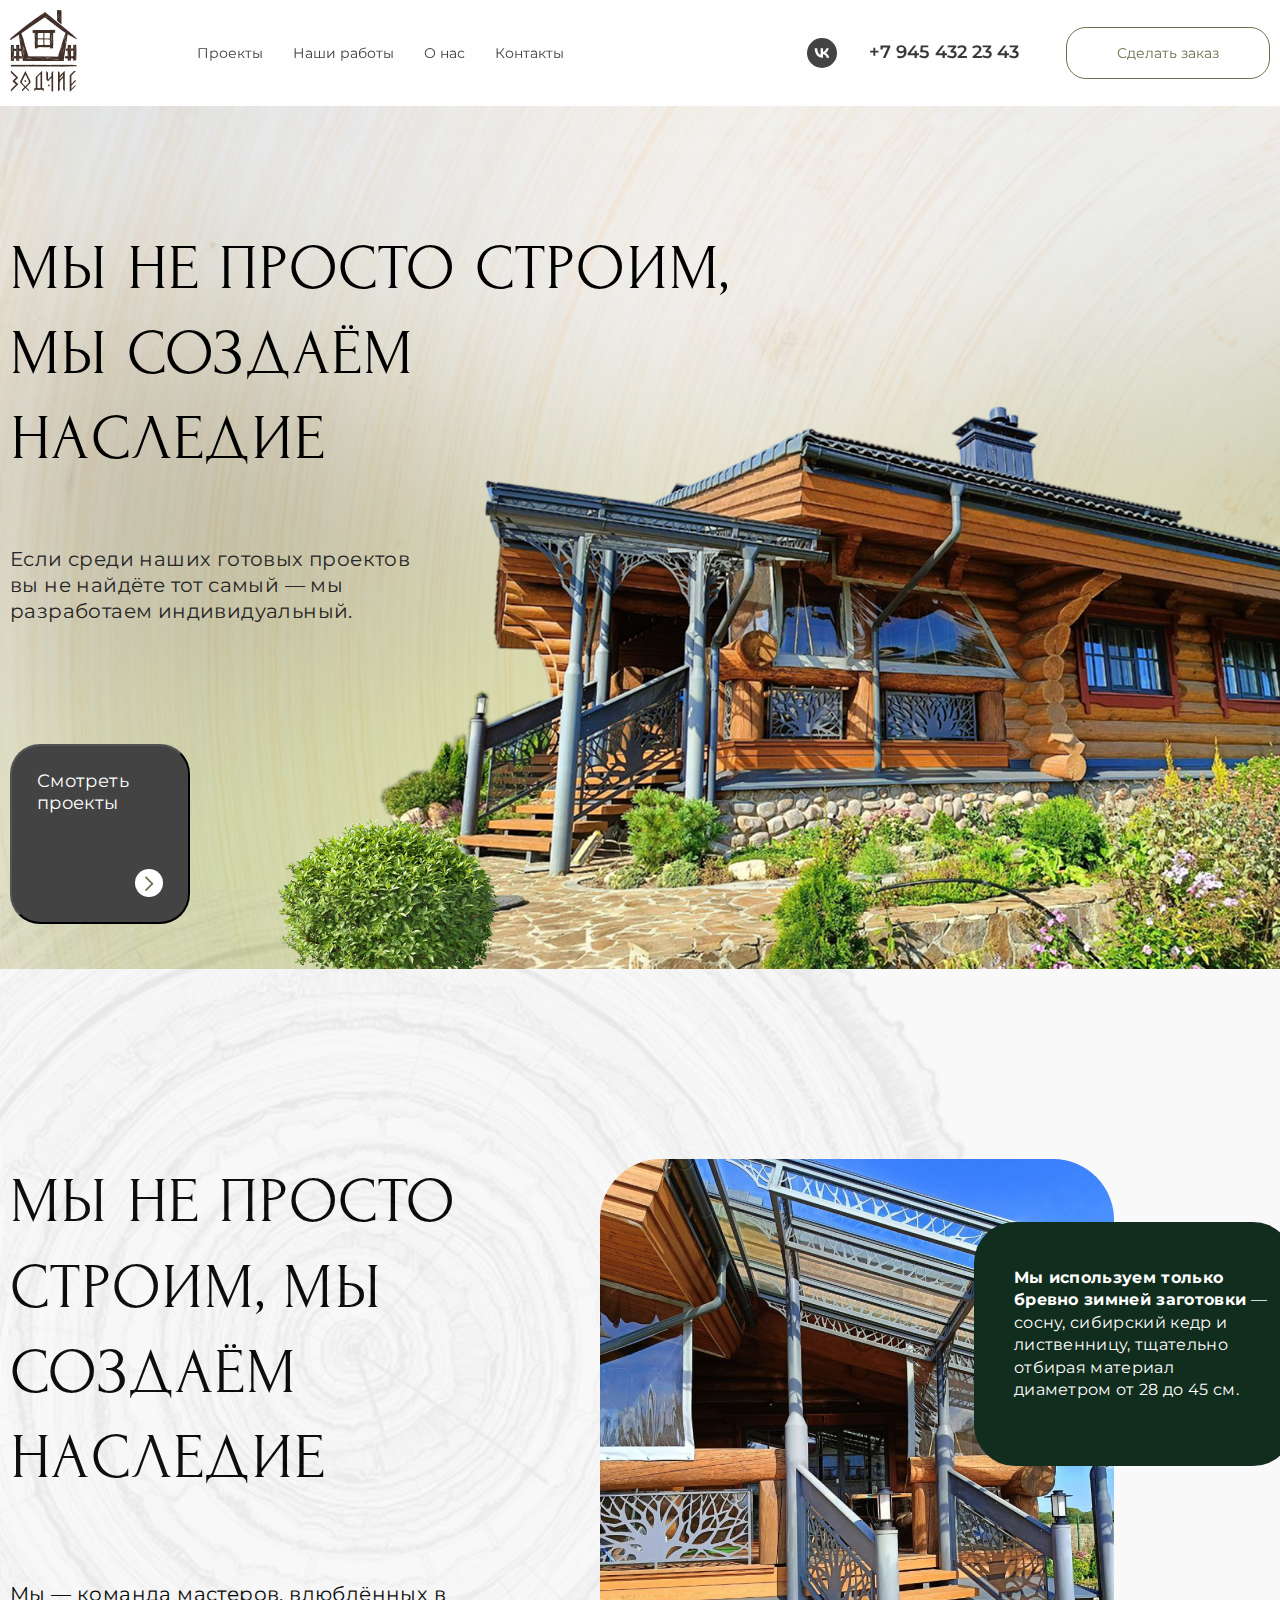
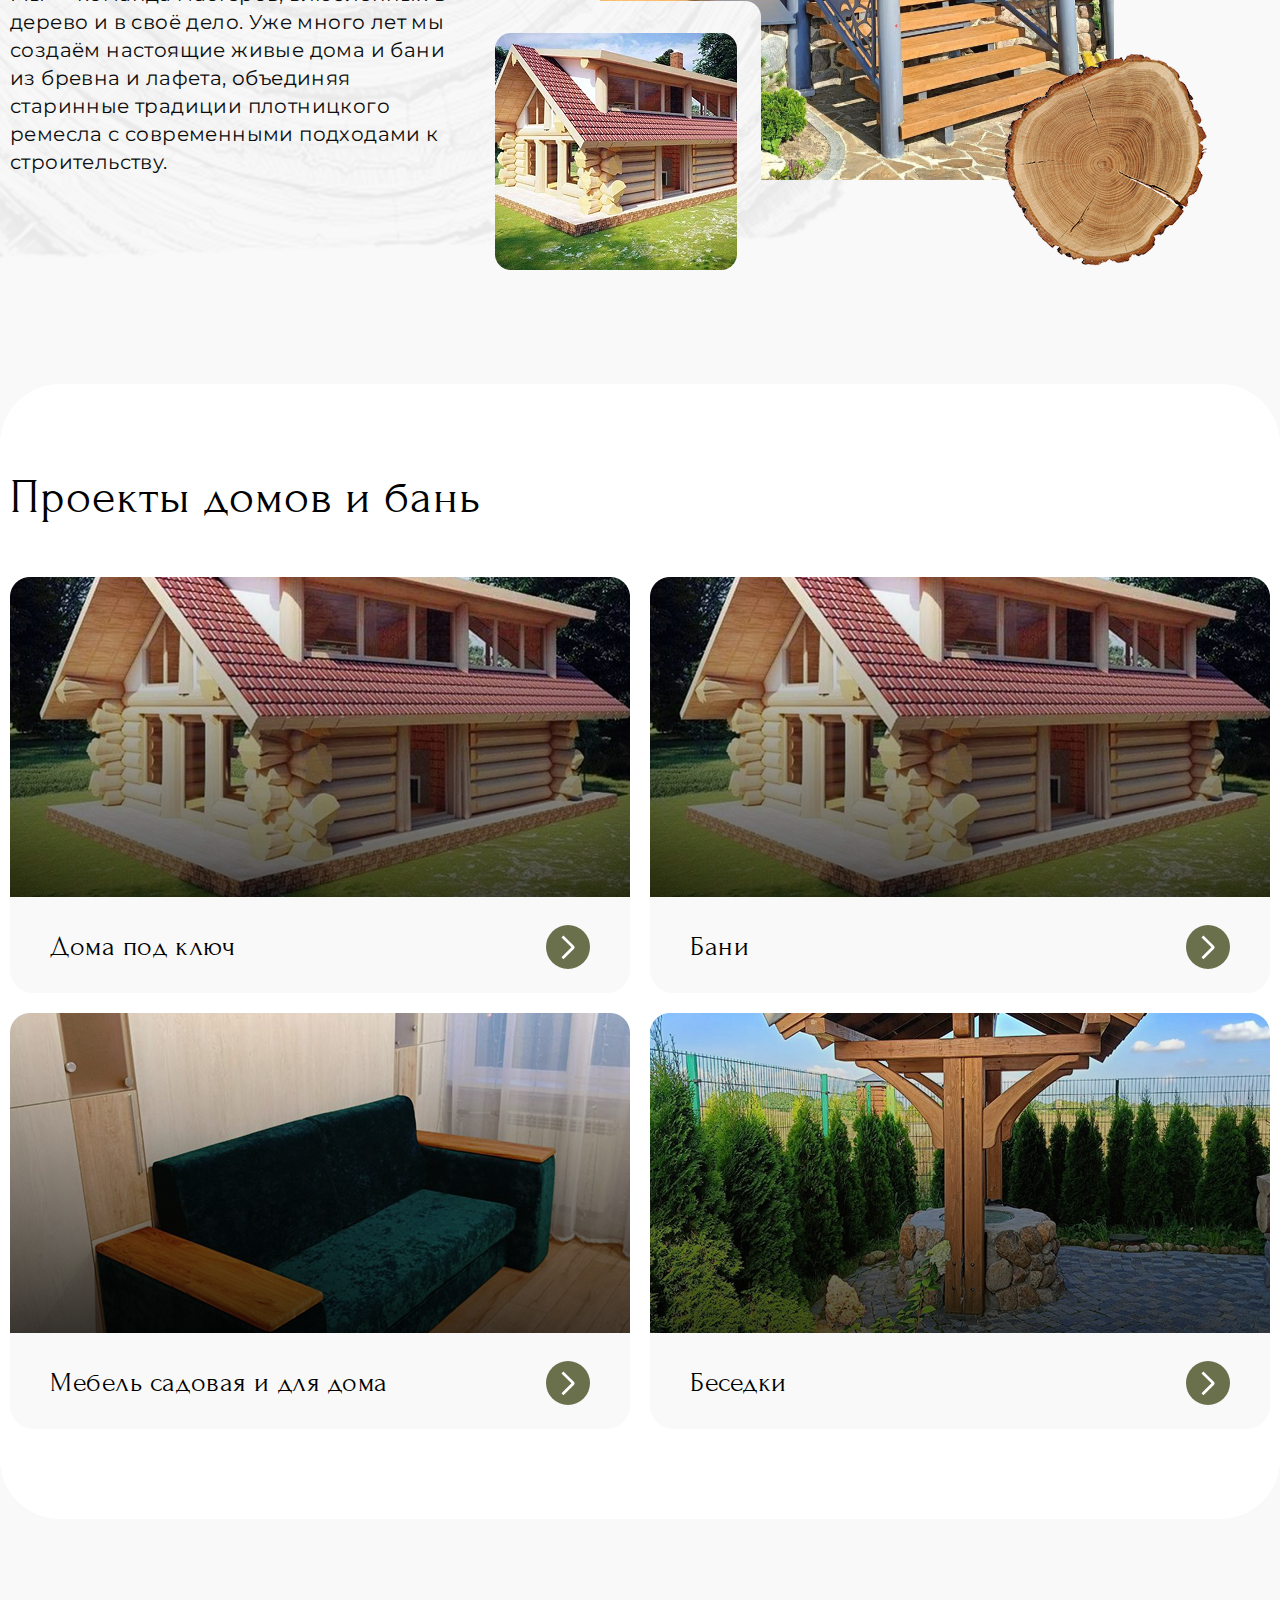
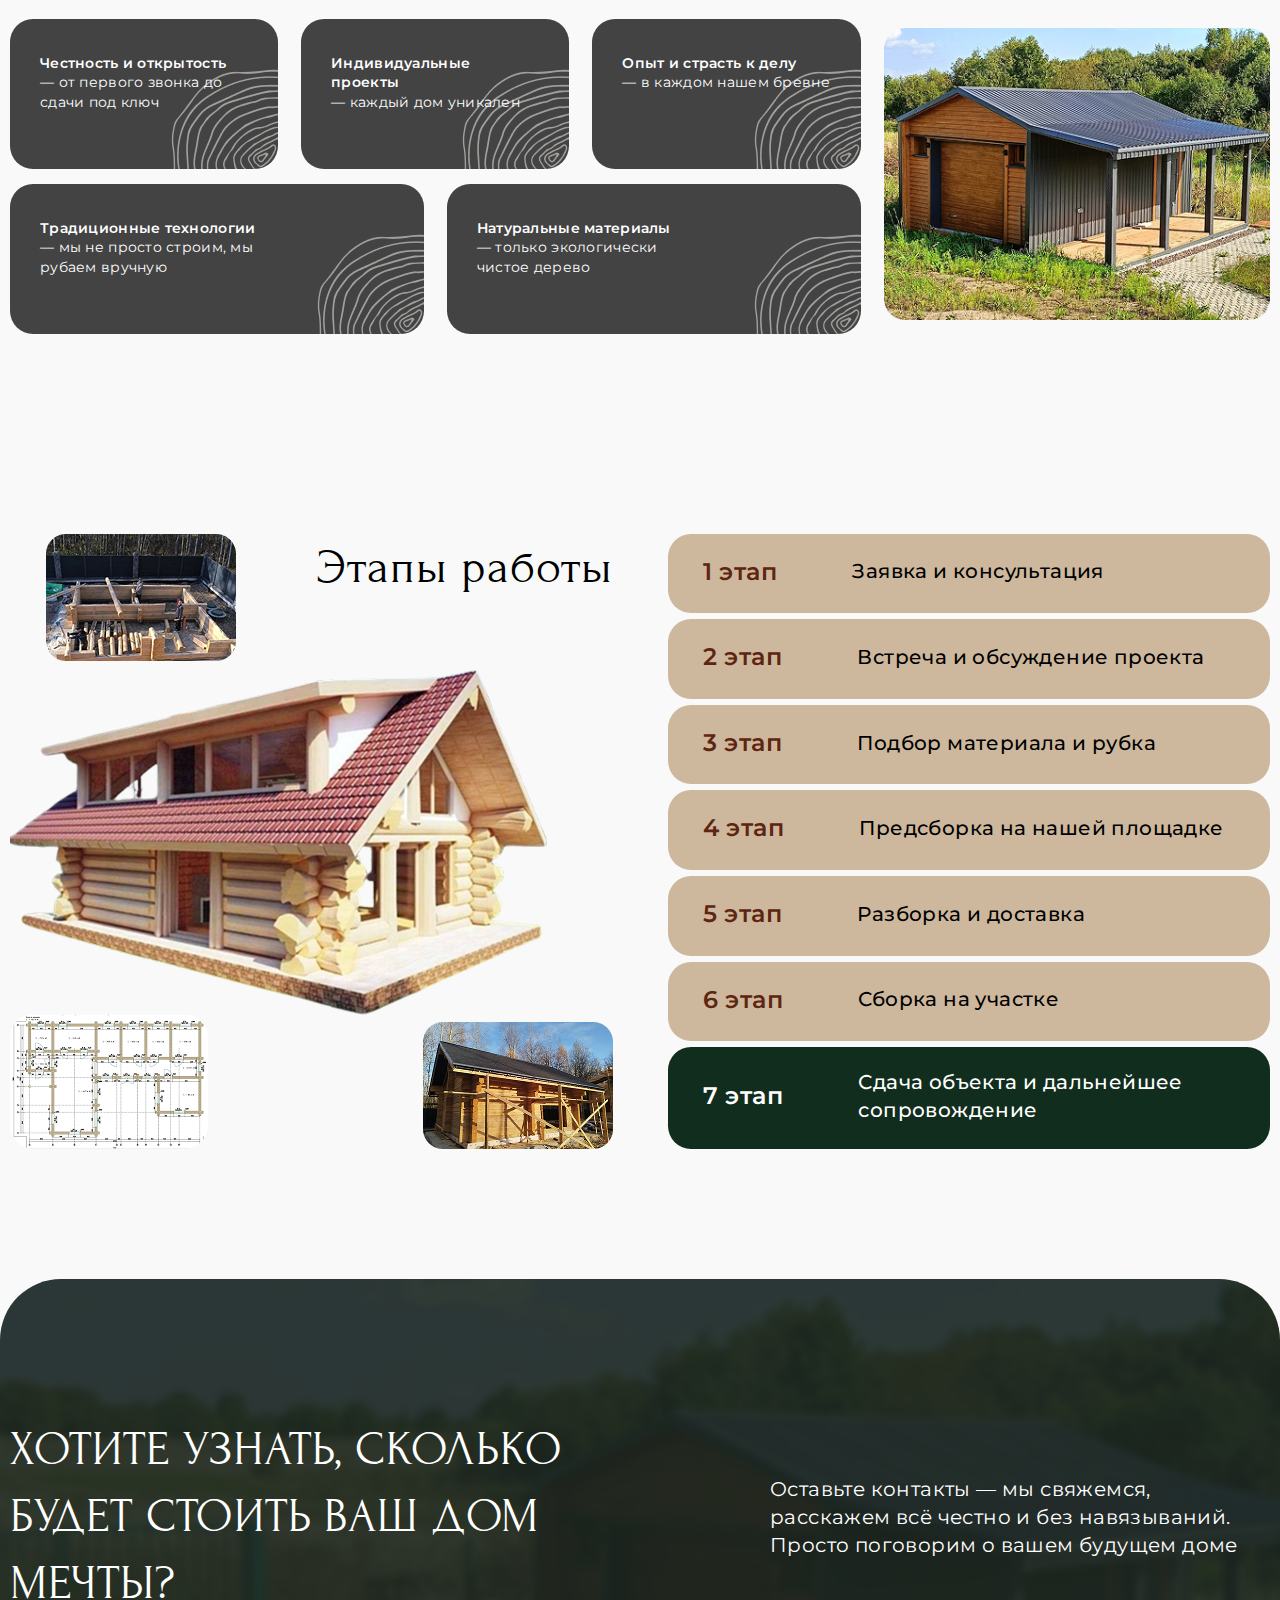
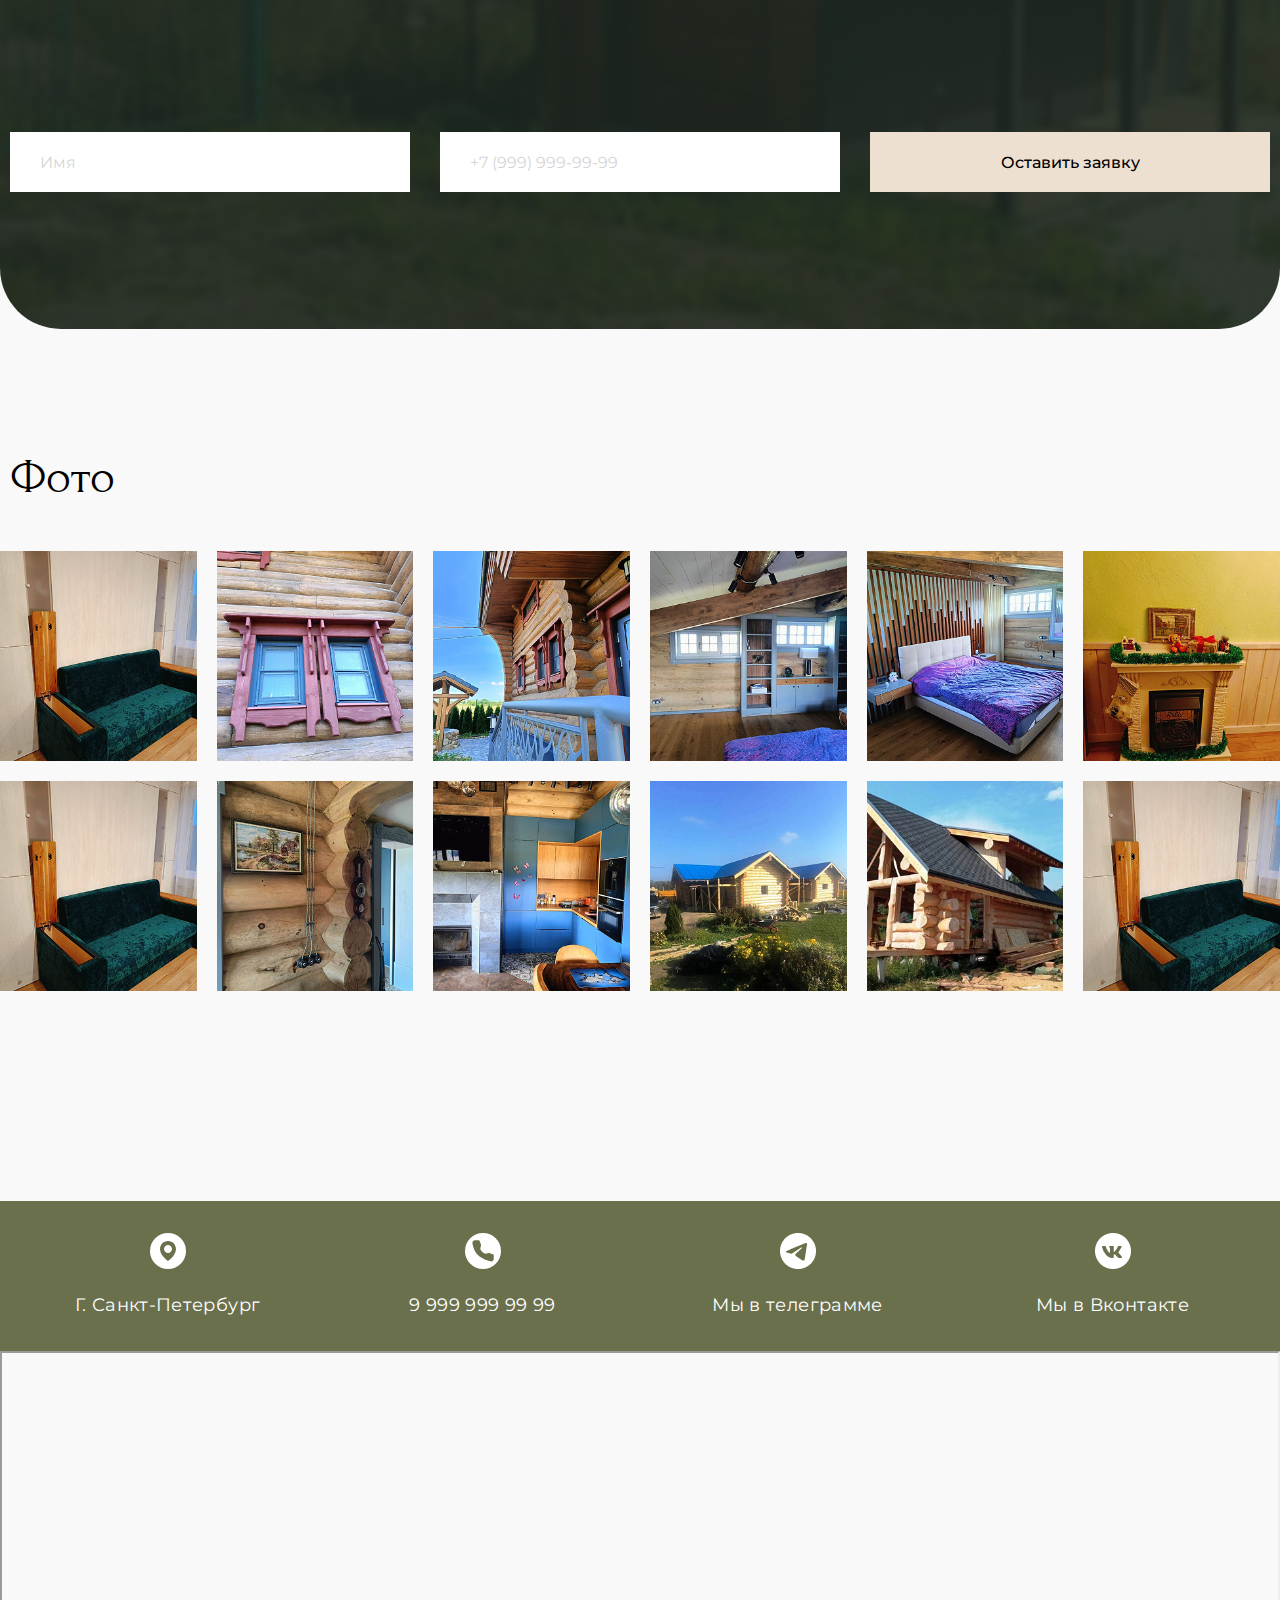
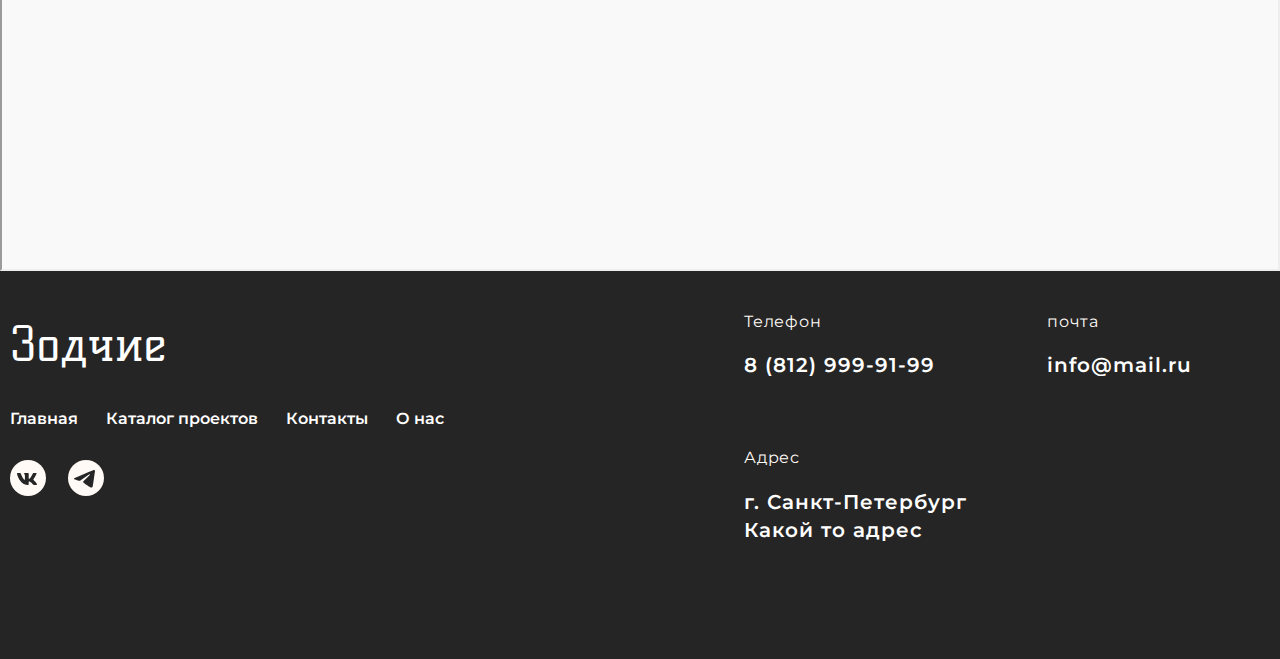
<file: index.html>
<!DOCTYPE html>
<html lang="en">
<head>
  <meta charset="UTF-8">
  <meta name="viewport" content="width=device-width, initial-scale=1.0, minimum-scale=1.0, maximum-scale=1.0">
  <link rel="stylesheet" href="css/style.css">
  <link rel="stylesheet" href="https://cdn.jsdelivr.net/npm/swiper/swiper-bundle.min.css" />
  <title>Zodchie</title>
</head>
<body>
  
<div class="custom-modal modal-overlay" id="customModal">
  <div class="modal-content">
    <div class="modal-header only-mob">
      <div class="op0">
      <div class="modal-logo"><img src="assets/img/modal-logo.png" alt="modal-logo"></div>

      </div>
      <div class="modal-logo"><img src="assets/img/modal-logo.png" alt="modal-logo"></div>
      <div class="modal-close"><svg width="34" height="34" viewBox="0 0 34 34" fill="none" xmlns="http://www.w3.org/2000/svg">
        <path d="M26.9163 9.08084L24.9188 7.08334L16.9997 15.0025L9.08051 7.08334L7.08301 9.08084L15.0022 17L7.08301 24.9192L9.08051 26.9167L16.9997 18.9975L24.9188 26.9167L26.9163 24.9192L18.9972 17L26.9163 9.08084Z" fill="#434343" />
        </svg>
      </div>
    </div>
    <div class="modal-inner">
      <h2 class="modal-title">Остались вопросы или хотите обсудить проект?</h2>
      <p class="modal-text">Оставьте свои контакты — мы свяжемся с вами в ближайшее время и поможем на любом этапе.</p>
      <form class="modal-form-container">
        <input type="text" class="form-input" placeholder="Имя">
        <input type="tel" class="form-input" placeholder="+7 (999) 999-99-99">
        <button class="form-button" type="submit">Оставить заявку</button>
      </form>
      <p class="modal-note">
        Нажимая на кнопку вы соглашаетесь <br> с условиями политики конфиденциальности
      </p>
    </div>
  </div>
</div>


  <div class="header">
    <div class="container">
      <div class="header-left">
        <a class="header-logo" href="#">
          <img src="assets/img/logo.png" alt="logo">
        </a>
        <div class="header-nav">
          <a class="header-link" href="#">
            Проекты
          </a>
          <a class="header-link" href="#">
            Наши работы
          </a>
          <a class="header-link" href="#">
            О нас
          </a>
          <a class="header-link" href="#">
            Контакты
          </a>
        </div>
      </div>
      <div class="header-right">
        <a class="vk-icon" href="#">
          <svg width="16" height="10" viewBox="0 0 16 10" fill="none" xmlns="http://www.w3.org/2000/svg">
            <path d="M8.74009 9.71428C3.81772 9.71428 0.831308 6.17432 0.714294 0.285706H3.20734C3.28506 4.6113 5.18169 6.43974 6.63566 6.81666V0.285706H9.02479V4.02091C10.4272 3.85962 11.895 2.15954 12.3884 0.285706H14.74C14.3636 2.58988 12.7657 4.2826 11.6366 4.98301C12.7666 5.54929 14.5845 7.03319 15.2857 9.71428H12.701C12.1553 7.92206 10.8183 6.54105 9.02567 6.35259V9.71428H8.74009Z" fill="white" />
          </svg>
        </a>
        <a class="header-tel" href="tel:+79454322343">+7 945 432 23 43</a>
        <button class="header-btn" data-target="#customModal">
          Сделать заказ
        </button>
      </div>
      <div class="header-mob">
        <button class="header-burger">
          <svg width="37" height="37" viewBox="0 0 37 37" fill="none" xmlns="http://www.w3.org/2000/svg">
            <path d="M4.625 9.25H32.375V12.3333H4.625V9.25ZM4.625 16.9583H32.375V20.0417H4.625V16.9583ZM4.625 24.6667H32.375V27.75H4.625V24.6667Z" fill="#434343" />
          </svg>
        </button>
        <a href="#" class="header-logo">
          <img src="assets/img/logo.png" alt="logo">
        </a>
        <a class="vk-icon" href="#">
          <svg width="16" height="10" viewBox="0 0 16 10" fill="none" xmlns="http://www.w3.org/2000/svg">
            <path d="M8.74009 9.71428C3.81772 9.71428 0.831308 6.17432 0.714294 0.285706H3.20734C3.28506 4.6113 5.18169 6.43974 6.63566 6.81666V0.285706H9.02479V4.02091C10.4272 3.85962 11.895 2.15954 12.3884 0.285706H14.74C14.3636 2.58988 12.7657 4.2826 11.6366 4.98301C12.7666 5.54929 14.5845 7.03319 15.2857 9.71428H12.701C12.1553 7.92206 10.8183 6.54105 9.02567 6.35259V9.71428H8.74009Z" fill="white" />
          </svg>
        </a>
      </div>
    </div>
  </div>

  <div class="offcanvas-menu">
    <div class="offcanvas-header">
      <button class="offcanvas-close">
        <svg width="34" height="34" viewBox="0 0 34 34" fill="none" xmlns="http://www.w3.org/2000/svg">
          <path d="M26.9166 9.08084L24.9191 7.08334L17 15.0025L9.08081 7.08334L7.08331 9.08084L15.0025 17L7.08331 24.9192L9.08081 26.9167L17 18.9975L24.9191 26.9167L26.9166 24.9192L18.9975 17L26.9166 9.08084Z" fill="white" />
        </svg>
      </button>
      <img class="offcanvas-logo" src="assets/img/footer-logo.png" alt="logo">
      <div class="offcanvas-vk">
        <a class="vk-icon" href="#">
          <svg width="16" height="10" viewBox="0 0 16 10" fill="none" xmlns="http://www.w3.org/2000/svg">
            <path d="M8.74009 9.71428C3.81772 9.71428 0.831308 6.17432 0.714294 0.285706H3.20734C3.28506 4.6113 5.18169 6.43974 6.63566 6.81666V0.285706H9.02479V4.02091C10.4272 3.85962 11.895 2.15954 12.3884 0.285706H14.74C14.3636 2.58988 12.7657 4.2826 11.6366 4.98301C12.7666 5.54929 14.5845 7.03319 15.2857 9.71428H12.701C12.1553 7.92206 10.8183 6.54105 9.02567 6.35259V9.71428H8.74009Z" fill="#434343" />
          </svg>
        </a>
      </div>
    </div>

    <nav class="offcanvas-nav">
      <a href="#" class="active">Проекты</a>
      <a href="#">Наши работы</a>
      <a href="#">О нас</a>
      <a href="#">Контакты</a>
    </nav>
    <div class="offcanvas-bottom">
      <a class="offcanvas-phone" href="tel:+79454322343">+7 945 432 23 43</a>
      <button class="offcanvas-btn" data-target="#customModal">Сделать заказ</button>
    </div>
  </div>
  <div class="offcanvas-backdrop"></div>


  <section class="intro">
    <div class="container">
      <div class="intro-left">
        <h1 class="intro-title">Мы не просто строим,</h1>
        <h1 class="intro-title">мы создаём <br> наследие</h1>
        <p class="intro-text">Если среди наших готовых проектов вы не найдёте тот самый — мы разработаем индивидуальный.</p>
        <button class="intro-btn">
          <span>Смотреть проекты</span>
          <div class="intro-btn-svg-location">
            <span class="intro-btn-svg">
              <svg width="14" height="15" viewBox="0 0 14 15" fill="none" xmlns="http://www.w3.org/2000/svg">
              <g clip-path="url(#clip0_140_1250)">
                <path d="M2.86067 1.49854L4.0985 0.282903L10.8407 6.90811C10.9493 7.01427 11.0356 7.14051 11.0945 7.27956C11.1533 7.41861 11.1836 7.56774 11.1836 7.71834C11.1836 7.86895 11.1533 8.01807 11.0945 8.15713C11.0356 8.29618 10.9493 8.42242 10.8407 8.52858L4.0985 15.1572L2.86183 13.9416L9.18983 7.72006L2.86067 1.49854Z" fill="currentColor" />
              </g>
              <defs>
                <clipPath id="clip0_140_1250">
                  <rect width="14" height="15" fill="white" />
                </clipPath>
              </defs>
              </svg>
            </span>
          </div>
        </button>
      </div>
        <button class="intro-btn-mob">
          <span>Смотреть проекты</span>
          <span class="intro-btn-svg">
            <svg width="14" height="15" viewBox="0 0 14 15" fill="none" xmlns="http://www.w3.org/2000/svg">
            <g clip-path="url(#clip0_140_1250)">
              <path d="M2.86067 1.49854L4.0985 0.282903L10.8407 6.90811C10.9493 7.01427 11.0356 7.14051 11.0945 7.27956C11.1533 7.41861 11.1836 7.56774 11.1836 7.71834C11.1836 7.86895 11.1533 8.01807 11.0945 8.15713C11.0356 8.29618 10.9493 8.42242 10.8407 8.52858L4.0985 15.1572L2.86183 13.9416L9.18983 7.72006L2.86067 1.49854Z" fill="currentColor" />
            </g>
            <defs>
              <clipPath id="clip0_140_1250">
                <rect width="14" height="15" fill="white" />
              </clipPath>
            </defs>
            </svg>
          </span>
        </button>
    </div>
    <img src="assets/img/intro-right.png" alt="intro-right" class="intro-right-img">
    <img src="assets/img/intro-right-mob.png" alt="intro-right" class="intro-right-mob">
  </section>

  <section class="info">
    <img src="assets/img/infobg.png" alt="infobg" class="infobg">
    <img src="assets/img/infobgmob.png" alt="infobg" class="infobgmob only-mob">
    <div class="container">
      <div class="info-left">
        <h1 class="intro-title info-title">
          Мы не просто строим, мы создаём наследие
        </h1>
        <p class="info-text">
          Мы — команда мастеров, влюблённых в дерево и в своё дело. Уже много лет мы создаём настоящие живые дома и бани из бревна и лафета, объединяя старинные традиции плотницкого ремесла с современными подходами к строительству.
        </p>
      </div>
      <div class="info-right">
        <img src="assets/img/info-img1.png" alt="info-img1" class="info-img1">
        <img src="assets/img/info-img1-mob.png" alt="info-img1" class="info-img1-mob">
        <div class="info-container">
          <div class="info-container-text">
            <span>Мы используем только бревно зимней заготовки</span> — сосну, сибирский кедр и лиственницу, тщательно отбирая материал диаметром от 28 до 45 см.
          </div>
          <img src="assets/img/info-img3.png" alt="info-img3" class="only-mob info-img3-mob">
        </div>
        <img src="assets/img/info-img3.png" alt="info-img3" class="info-img3">
        <img src="assets/img/info-img2.png" alt="info-img2" class="info-img2">
      </div>
    </div>
  </section>

  <section class="projects">
    <div class="container">
      <h2 class="section-title">Проекты домов и бань</h2>
      <div class="projects-container">
        <div class="projects-card">
          <img src="assets/img/projects-card1.png" alt="projects-card1">
          <div class="projects-card-content">
            <span class="projects-card-title">Дома под ключ</span>
            <a href="#" class="projects-card-svg">
              <svg width="14" height="24" viewBox="0 0 14 24" fill="none" xmlns="http://www.w3.org/2000/svg">
                <path d="M0.49531 2.39756L2.44048 0.452547L13.0353 11.0529C13.2061 11.2227 13.3416 11.4247 13.4341 11.6472C13.5266 11.8697 13.5742 12.1083 13.5742 12.3493C13.5742 12.5902 13.5266 12.8288 13.4341 13.0513C13.3416 13.2738 13.2061 13.4758 13.0353 13.6456L2.44048 24.2515L0.497143 22.3064L10.4411 12.352L0.49531 2.39756Z" fill="white" />
              </svg>
            </a>
          </div>
        </div>
        <div class="projects-card">
          <img src="assets/img/projects-card1.png" alt="projects-card1">
          <div class="projects-card-content">
            <span class="projects-card-title">Бани</span>
            <a href="#" class="projects-card-svg">
              <svg width="14" height="24" viewBox="0 0 14 24" fill="none" xmlns="http://www.w3.org/2000/svg">
                <path d="M0.49531 2.39756L2.44048 0.452547L13.0353 11.0529C13.2061 11.2227 13.3416 11.4247 13.4341 11.6472C13.5266 11.8697 13.5742 12.1083 13.5742 12.3493C13.5742 12.5902 13.5266 12.8288 13.4341 13.0513C13.3416 13.2738 13.2061 13.4758 13.0353 13.6456L2.44048 24.2515L0.497143 22.3064L10.4411 12.352L0.49531 2.39756Z" fill="white" />
              </svg>
            </a>
          </div>
        </div>
        <div class="projects-card">
          <img src="assets/img/projects-card2.png" alt="projects-card2">
          <div class="projects-card-content">
            <span class="projects-card-title">Мебель садовая и для дома</span>
            <a href="#" class="projects-card-svg">
              <svg width="14" height="24" viewBox="0 0 14 24" fill="none" xmlns="http://www.w3.org/2000/svg">
                <path d="M0.49531 2.39756L2.44048 0.452547L13.0353 11.0529C13.2061 11.2227 13.3416 11.4247 13.4341 11.6472C13.5266 11.8697 13.5742 12.1083 13.5742 12.3493C13.5742 12.5902 13.5266 12.8288 13.4341 13.0513C13.3416 13.2738 13.2061 13.4758 13.0353 13.6456L2.44048 24.2515L0.497143 22.3064L10.4411 12.352L0.49531 2.39756Z" fill="white" />
              </svg>
            </a>
          </div>
        </div>
        <div class="projects-card">
          <img src="assets/img/projects-card3.png" alt="projects-card3">
          <div class="projects-card-content">
            <span class="projects-card-title">Беседки</span>
            <a href="#" class="projects-card-svg">
              <svg width="14" height="24" viewBox="0 0 14 24" fill="none" xmlns="http://www.w3.org/2000/svg">
                <path d="M0.49531 2.39756L2.44048 0.452547L13.0353 11.0529C13.2061 11.2227 13.3416 11.4247 13.4341 11.6472C13.5266 11.8697 13.5742 12.1083 13.5742 12.3493C13.5742 12.5902 13.5266 12.8288 13.4341 13.0513C13.3416 13.2738 13.2061 13.4758 13.0353 13.6456L2.44048 24.2515L0.497143 22.3064L10.4411 12.352L0.49531 2.39756Z" fill="white" />
              </svg>
            </a>
          </div>
        </div>
      </div>
    </div>
  </section>

  <section class="stages">
    <div class="container">
      <div class="stages-container">
        <div class="stages-left">
          <div class="stages-row">
            <div class="stages-card">
              <div class="stages-card-title"><span>Честность и открытость</span><br> — от первого звонка до сдачи под ключ</div>
              <img src="assets/img/PATTERN.png" alt="pattern">
            </div>
            <div class="stages-card">
              <div class="stages-card-title"><span>Индивидуальные проекты</span><br> — каждый дом уникален</div>
              <img src="assets/img/PATTERN.png" alt="pattern">
            </div>
            <div class="stages-card">
              <div class="stages-card-title"><span>Опыт и страсть к делу</span><br> — в каждом нашем бревне</div>
              <img src="assets/img/PATTERN.png" alt="pattern">
            </div>
          </div>
          <div class="stages-row">
            <div class="stages-card">
              <div class="stages-card-title"><span>Традиционные технологии</span><br> — мы не просто строим, мы рубаем вручную</div>
              <img src="assets/img/PATTERN.png" alt="pattern">
            </div>
            <div class="stages-card">
              <div class="stages-card-title"><span>Натуральные материалы</span><br> — только экологически чистое дерево</div>
              <img src="assets/img/PATTERN.png" alt="pattern">
            </div>
          </div>
        </div>
        <div class="stages-right">
          <img src="assets/img/banya.png" alt="banya" class="banya">
        </div>
      </div>
      <div class="work-stages">
        <div class="work-stages-left">
          <h2 class="section-title">Этапы работы</h2>
          <img src="assets/img/stage-img1.png" alt="stage-img" class="stage-img1">
          <div class="work-stages-imgs">
            <img src="assets/img/stage-img2.png" alt="stage-img" class="stage-img2">
            <img src="assets/img/stage-img3.png" alt="stage-img" class="stage-img3">
          </div>
          <img src="assets/img/stage-img4.png" alt="stage-img" class="stage-img4">

        </div>
        <div class="work-stages-right">
          <div class="work-stage">
            <div class="work-stage-title">1 этап</div>
            <div class="work-stage-text">Заявка и консультация</div>
          </div>
          <div class="work-stage">
            <div class="work-stage-title">2 этап</div>
            <div class="work-stage-text">Встреча и обсуждение проекта</div>
          </div>
          <div class="work-stage">
            <div class="work-stage-title">3 этап</div>
            <div class="work-stage-text">Подбор материала и рубка</div>
          </div>
          <div class="work-stage">
            <div class="work-stage-title">4 этап</div>
            <div class="work-stage-text">Предсборка на нашей площадке</div>
          </div>
          <div class="work-stage">
            <div class="work-stage-title">5 этап</div>
            <div class="work-stage-text">Разборка и доставка</div>
          </div>
          <div class="work-stage">
            <div class="work-stage-title">6 этап</div>
            <div class="work-stage-text">Сборка на участке</div>
          </div>
          <div class="work-stage active">
            <div class="work-stage-title active">7 этап</div>
            <div class="work-stage-text active">Сдача объекта и дальнейшее сопровождение</div>
          </div>
        </div>
        <img src="assets/img/stage-img1.png" alt="stage-img" class="stage-img1-mob">
      </div>
    </div>
  </section>

  <section class="zayavka">
    <div class="container">
      <div class="zayavka-container">
        <div class="zayavka-left">
          <h2 class="section-title">Хотите узнать, сколько будет стоить ваш дом мечты?</h2>
        </div>
        <div class="zayavka-right">
          <p class="section-text">Оставьте контакты — мы свяжемся, расскажем всё честно и без навязываний. Просто поговорим о вашем будущем доме </p>
        </div>
      </div>
      <form class="form-container">
        <input type="text" class="form-input" placeholder="Имя">
        <input type="tel" class="form-input" placeholder="+7 (999) 999-99-99">
        <button class="form-button" type="submit">Оставить заявку</button>
      </form>
    </div>
  </section>

  <section class="gallery">
    <div class="container">
      <h2 class="section-title">
        Фото
      </h2>
    </div>
    <div class="swiper gallerySwiper">
      <div class="swiper-wrapper">
        <div class="swiper-slide gallerySlide">
          <img src="assets/img/foto1.png" alt="foto1" class="galeryFoto">
          <img src="assets/img/foto1.png" alt="foto1" class="galeryFoto">
          <img src="assets/img/foto1.png" alt="foto1" class="galeryFoto only-mob">
        </div>
        <div class="swiper-slide gallerySlide">
          <img src="assets/img/foto2.png" alt="foto1" class="galeryFoto">
          <img src="assets/img/foto7.png" alt="foto1" class="galeryFoto">
          <img src="assets/img/foto1.png" alt="foto1" class="galeryFoto only-mob">
        </div>
        <div class="swiper-slide gallerySlide">
          <img src="assets/img/foto3.png" alt="foto1" class="galeryFoto">
          <img src="assets/img/foto8.png" alt="foto1" class="galeryFoto">
          <img src="assets/img/foto1.png" alt="foto1" class="galeryFoto only-mob">
        </div>
        <div class="swiper-slide gallerySlide">
          <img src="assets/img/foto4.png" alt="foto1" class="galeryFoto">
          <img src="assets/img/foto9.png" alt="foto1" class="galeryFoto">
          <img src="assets/img/foto1.png" alt="foto1" class="galeryFoto only-mob">
        </div>
        <div class="swiper-slide gallerySlide">
          <img src="assets/img/foto5.png" alt="foto1" class="galeryFoto">
          <img src="assets/img/foto10.png" alt="foto1" class="galeryFoto">
          <img src="assets/img/foto1.png" alt="foto1" class="galeryFoto only-mob">
        </div>
        <div class="swiper-slide gallerySlide">
          <img src="assets/img/foto6.png" alt="foto1" class="galeryFoto">
          <img src="assets/img/foto1.png" alt="foto1" class="galeryFoto">
          <img src="assets/img/foto1.png" alt="foto1" class="galeryFoto only-mob">
        </div>
        <div class="swiper-slide gallerySlide">
          <img src="assets/img/foto1.png" alt="foto1" class="galeryFoto">
          <img src="assets/img/foto1.png" alt="foto1" class="galeryFoto">
          <img src="assets/img/foto1.png" alt="foto1" class="galeryFoto only-mob">
        </div>
        <div class="swiper-slide gallerySlide">
          <img src="assets/img/foto2.png" alt="foto1" class="galeryFoto">
          <img src="assets/img/foto7.png" alt="foto1" class="galeryFoto">
          <img src="assets/img/foto1.png" alt="foto1" class="galeryFoto only-mob">
        </div>
        <div class="swiper-slide gallerySlide">
          <img src="assets/img/foto3.png" alt="foto1" class="galeryFoto">
          <img src="assets/img/foto8.png" alt="foto1" class="galeryFoto">
          <img src="assets/img/foto1.png" alt="foto1" class="galeryFoto only-mob">
        </div>
        <div class="swiper-slide gallerySlide">
          <img src="assets/img/foto4.png" alt="foto1" class="galeryFoto">
          <img src="assets/img/foto9.png" alt="foto1" class="galeryFoto">
          <img src="assets/img/foto1.png" alt="foto1" class="galeryFoto only-mob">
        </div>
        <div class="swiper-slide gallerySlide">
          <img src="assets/img/foto5.png" alt="foto1" class="galeryFoto">
          <img src="assets/img/foto10.png" alt="foto1" class="galeryFoto">
          <img src="assets/img/foto1.png" alt="foto1" class="galeryFoto only-mob">
        </div>
        <div class="swiper-slide gallerySlide">
          <img src="assets/img/foto6.png" alt="foto1" class="galeryFoto">
          <img src="assets/img/foto1.png" alt="foto1" class="galeryFoto">
          <img src="assets/img/foto1.png" alt="foto1" class="galeryFoto only-mob">
        </div>
      </div>
    </div>
  </section>

  <section class="contacts">
    <div class="container">
      <div class="contacts-container">
              <div class="contact-card">
        <div>
          <svg width="36" height="36" viewBox="0 0 36 36" fill="none" xmlns="http://www.w3.org/2000/svg">
            <circle cx="18" cy="18" r="18" fill="white" />
            <path d="M18.0001 8C13.5891 8 10.0001 11.589 10.0001 15.995C9.97108 22.44 17.6961 27.784 18.0001 28C18.0001 28 26.0291 22.44 26.0001 16C26.0001 11.589 22.4111 8 18.0001 8ZM18.0001 20C15.7901 20 14.0001 18.21 14.0001 16C14.0001 13.79 15.7901 12 18.0001 12C20.2101 12 22.0001 13.79 22.0001 16C22.0001 18.21 20.2101 20 18.0001 20Z" fill="#6A704C" />
          </svg>
        </div>
        <span class="contact-card-text">
          Г. Санкт-Петербург
        </span>
      </div>
      <div class="contact-card">
        <div>
          <img src="assets/img/tel.svg" alt="tel">
        </div>
        <span class="contact-card-text">
          9 999 999 99 99
        </span>
      </div>
      <div class="contact-card">
        <div>
          <img src="assets/img/telegram.png" alt="telegram">
        </div>
        <span class="contact-card-text">
          Мы в телеграмме
        </span>
      </div>
      <div class="contact-card">
        <div>
          <img src="assets/img/vk.png" alt="vk">
        </div>
        <span class="contact-card-text">
          Мы в Вконтакте
        </span>
      </div>
      </div>
    </div>
    <div style="position:relative;overflow:hidden; height: 520px;">
      <iframe src="https://yandex.kz/map-widget/v1/?ll=30.315645%2C59.938455&mode=poi&poi%5Bpoint%5D=30.313838%2C59.938886&poi%5Buri%5D=ymapsbm1%3A%2F%2Fgeo%3Fdata%3DCgg1MzE1MjgwNBIr0KDQvtGB0YHQuNGPLCDQodCw0L3QutGCLdCf0LXRgtC10YDQsdGD0YDQsyIKDRSE8kEVNMFvQg%2C%2C&z=16.5" width="100%" height="100%" frameborder="1" allowfullscreen="true" style="position:relative;"></iframe>
    </div>
  </section>

  <footer class="footer">
    <div class="container">
      <div class="footer-left">
        <a class="footer-logo" href="#">
          <span>Зодчие</span>
          <img src="assets/img/footer-logo.png" alt="footer-logo" class="only-mob">
        </a>
        <div class="footer-nav">
          <a class="footer-link" href="#">
            Главная
          </a>
          <a class="footer-link" href="#">
            Каталог проектов
          </a>
          <a class="footer-link" href="#">
            Контакты
          </a>
          <a class="footer-link" href="#">
            О нас
          </a>
        </div>
        <div class="footer-social">
          <a class="footer-social-link" href="#">
            <svg width="24" height="24" viewBox="0 0 24 24" fill="none" xmlns="http://www.w3.org/2000/svg">
              <path d="M20.1963 18.999H18.0065C17.1783 18.999 16.9288 18.3216 15.4443 16.8212C14.1469 15.5584 13.5989 15.4014 13.2707 15.4014C12.8168 15.4014 12.693 15.5274 12.693 16.1583V18.1471C12.693 18.685 12.5203 19 11.1288 19C9.77893 18.9084 8.46987 18.4942 7.3095 17.7916C6.14913 17.0889 5.17065 16.1179 4.45465 14.9584C2.75457 12.8214 1.57166 10.3131 1 7.63323C1 7.30177 1.12475 7.00132 1.75043 7.00132H3.93837C4.50071 7.00132 4.70319 7.25428 4.92391 7.8387C5.98621 10.9964 7.79894 13.7431 8.53498 13.7431C8.81711 13.7431 8.93994 13.6171 8.93994 12.9066V9.65401C8.84685 8.17017 8.06668 8.04514 8.06668 7.50821C8.07655 7.36655 8.14071 7.23436 8.24553 7.13971C8.35035 7.04506 8.48758 6.99542 8.62806 7.00132H12.0674C12.5376 7.00132 12.693 7.2378 12.693 7.80575V12.1962C12.693 12.6702 12.8946 12.8272 13.0366 12.8272C13.3187 12.8272 13.5356 12.6702 14.0528 12.1487C15.1615 10.7831 16.0673 9.26165 16.7417 7.63226C16.8107 7.43663 16.9412 7.26918 17.1133 7.15543C17.2853 7.04169 17.4895 6.98791 17.6946 7.00228H19.8835C20.5399 7.00228 20.679 7.33375 20.5399 7.80672C19.7438 9.6079 18.7587 11.3176 17.6015 12.9066C17.3654 13.2701 17.2714 13.4591 17.6015 13.8855C17.8184 14.217 18.5861 14.8644 19.1014 15.4799C19.8518 16.2358 20.4746 17.1101 20.9458 18.0676C21.1339 18.684 20.8211 18.999 20.1963 18.999Z" fill="#252525" />
            </svg>
          </a>
          <a class="footer-social-link" href="#">
            <svg width="24" height="24" viewBox="0 0 24 24" fill="none" xmlns="http://www.w3.org/2000/svg">
              <path d="M19.2101 4.15451C19.2101 4.15451 21.1526 3.39701 20.9901 5.23651C20.9366 5.99401 20.4511 8.64551 20.0731 11.513L18.7781 20.008C18.7781 20.008 18.6701 21.2525 17.6986 21.469C16.7276 21.685 15.2706 20.7115 15.0006 20.495C14.7846 20.3325 10.9536 17.8975 9.60465 16.7075C9.22665 16.3825 8.79465 15.7335 9.65865 14.976L15.3246 9.56501C15.9721 8.91501 16.6196 7.40001 13.9216 9.24001L6.36665 14.38C6.36665 14.38 5.50315 14.9215 3.88465 14.4345L0.376647 13.352C0.376647 13.352 -0.918353 12.5405 1.29415 11.729C6.69065 9.18601 13.3281 6.58901 19.2096 4.15401" fill="#252525" />
            </svg>
          </a>
        </div>
      </div>
      <div class="footer-right">
        <div class="footer-block">
          <div class="footer-text">Телефон</div>
          <div class="footer-title">8 (812) 999-91-99</div>
        </div>
        <div class="footer-block">
          <div class="footer-text">почта</div>
          <div class="footer-title">info@mail.ru</div>
        </div>
        <div class="footer-block">
          <div class="footer-text">Адрес</div>
          <div class="footer-title">г. Санкт-Петербург <br>
          Какой то адрес</div>
        </div>
      </div>
    </div>
    <div class="footer-policy only-mob">
      <div class="container">
        <div class="policy-text">© 2025</div>
        <div class="policy-text">Политика конфиденциальности</div>
      </div>
    </div>
  </footer>


  <script src="https://cdn.jsdelivr.net/npm/swiper/swiper-bundle.min.js"></script>
  <script src="js/app.js"></script>
  <script>
  const swiper = new Swiper(".gallerySwiper", {
    slidesPerView: 6.0,
    spaceBetween: 20,
    loop: true,
    breakpoints: {
      1024: {
        slidesPerView: 6,
      },
      768: {
        slidesPerView: 4,
      },
      480: {
        slidesPerView: 2.3,
      },
      0: {
        slidesPerView: 2.3,
      },
    }
  });
  </script>
</body>
</html>
</file>
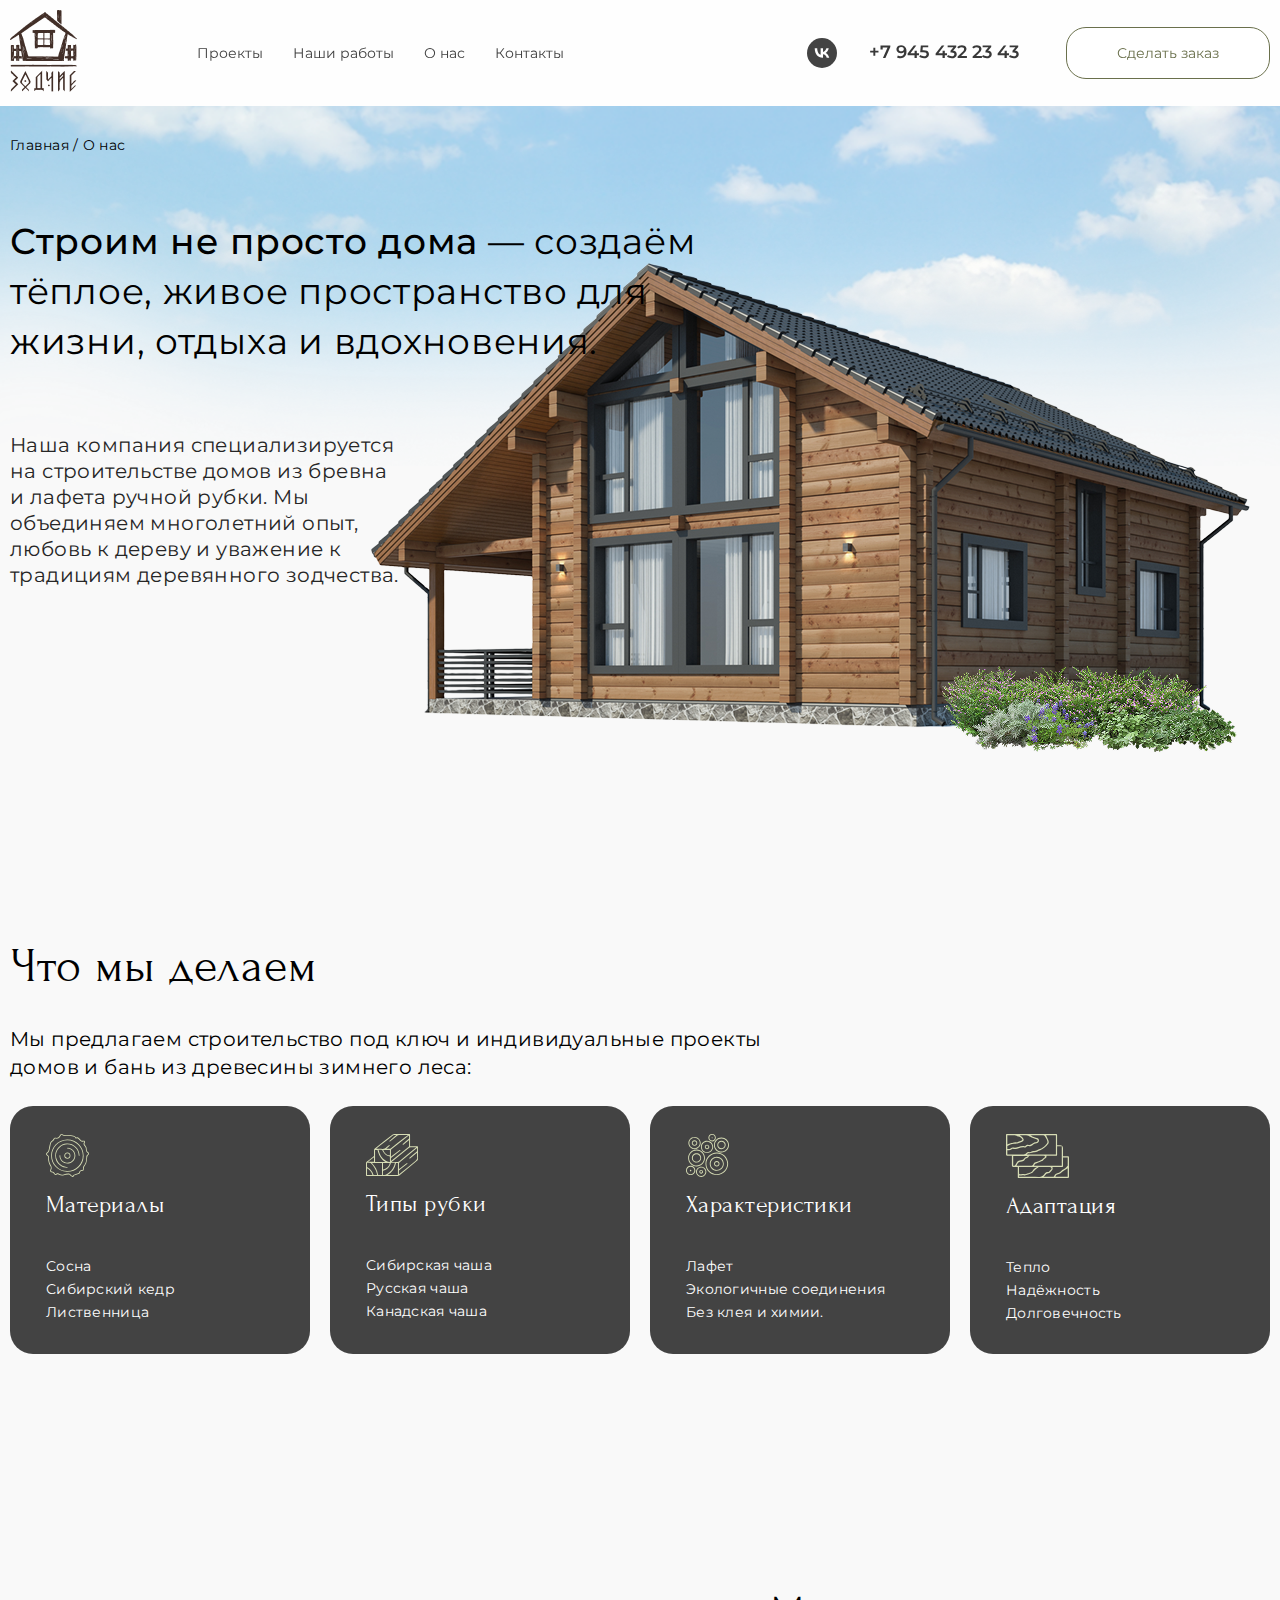
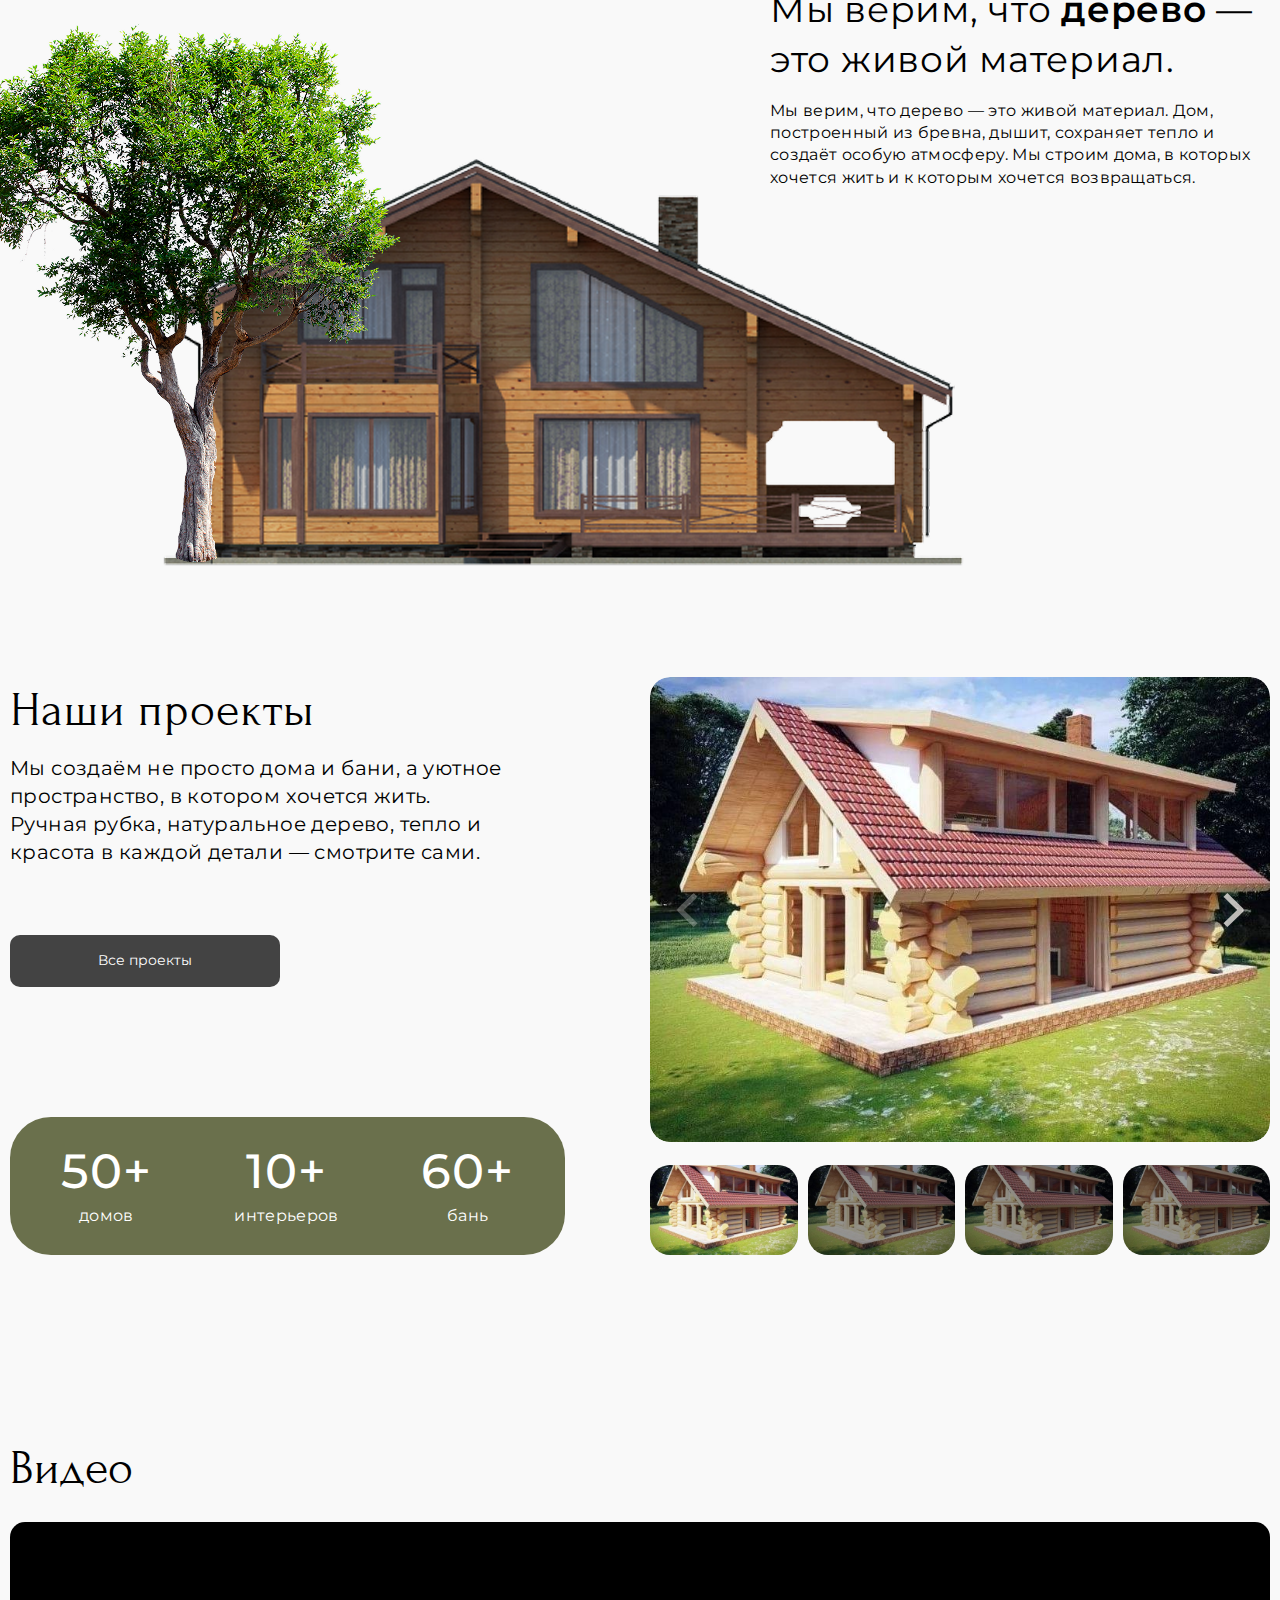
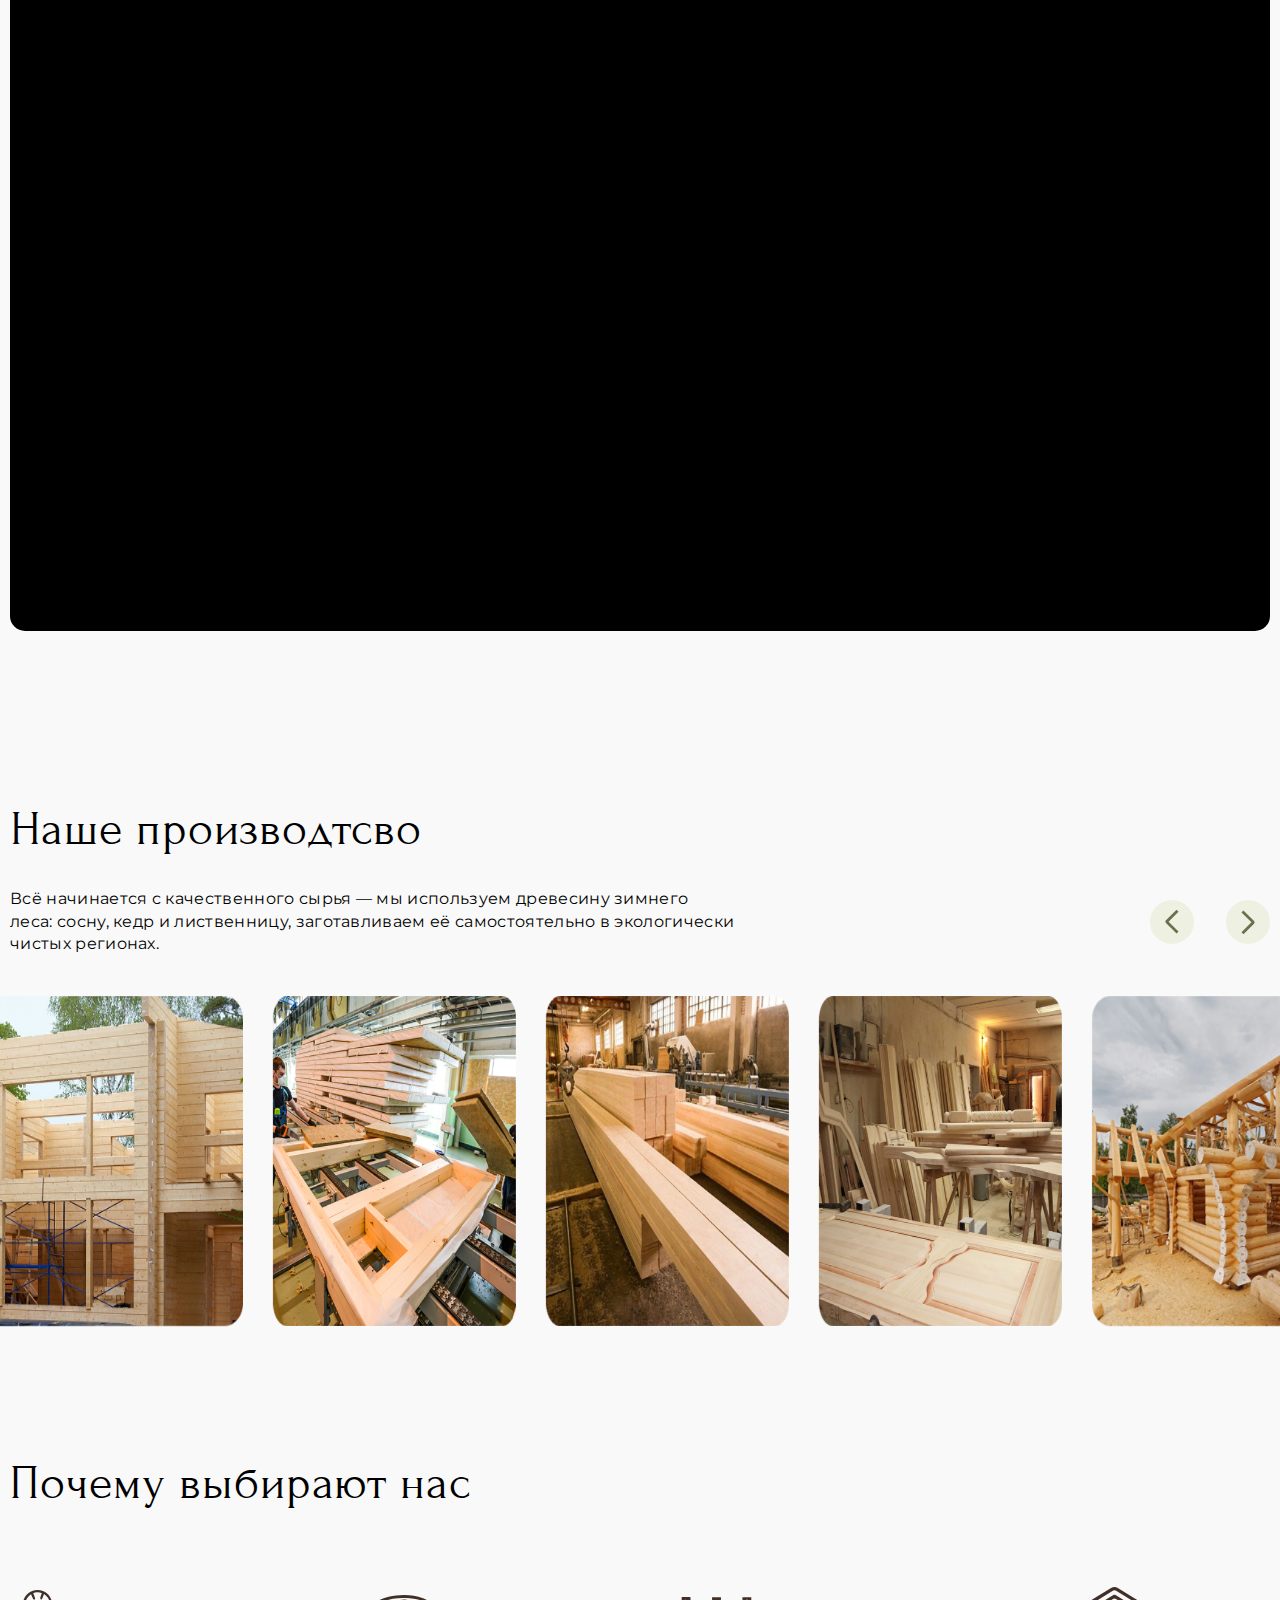
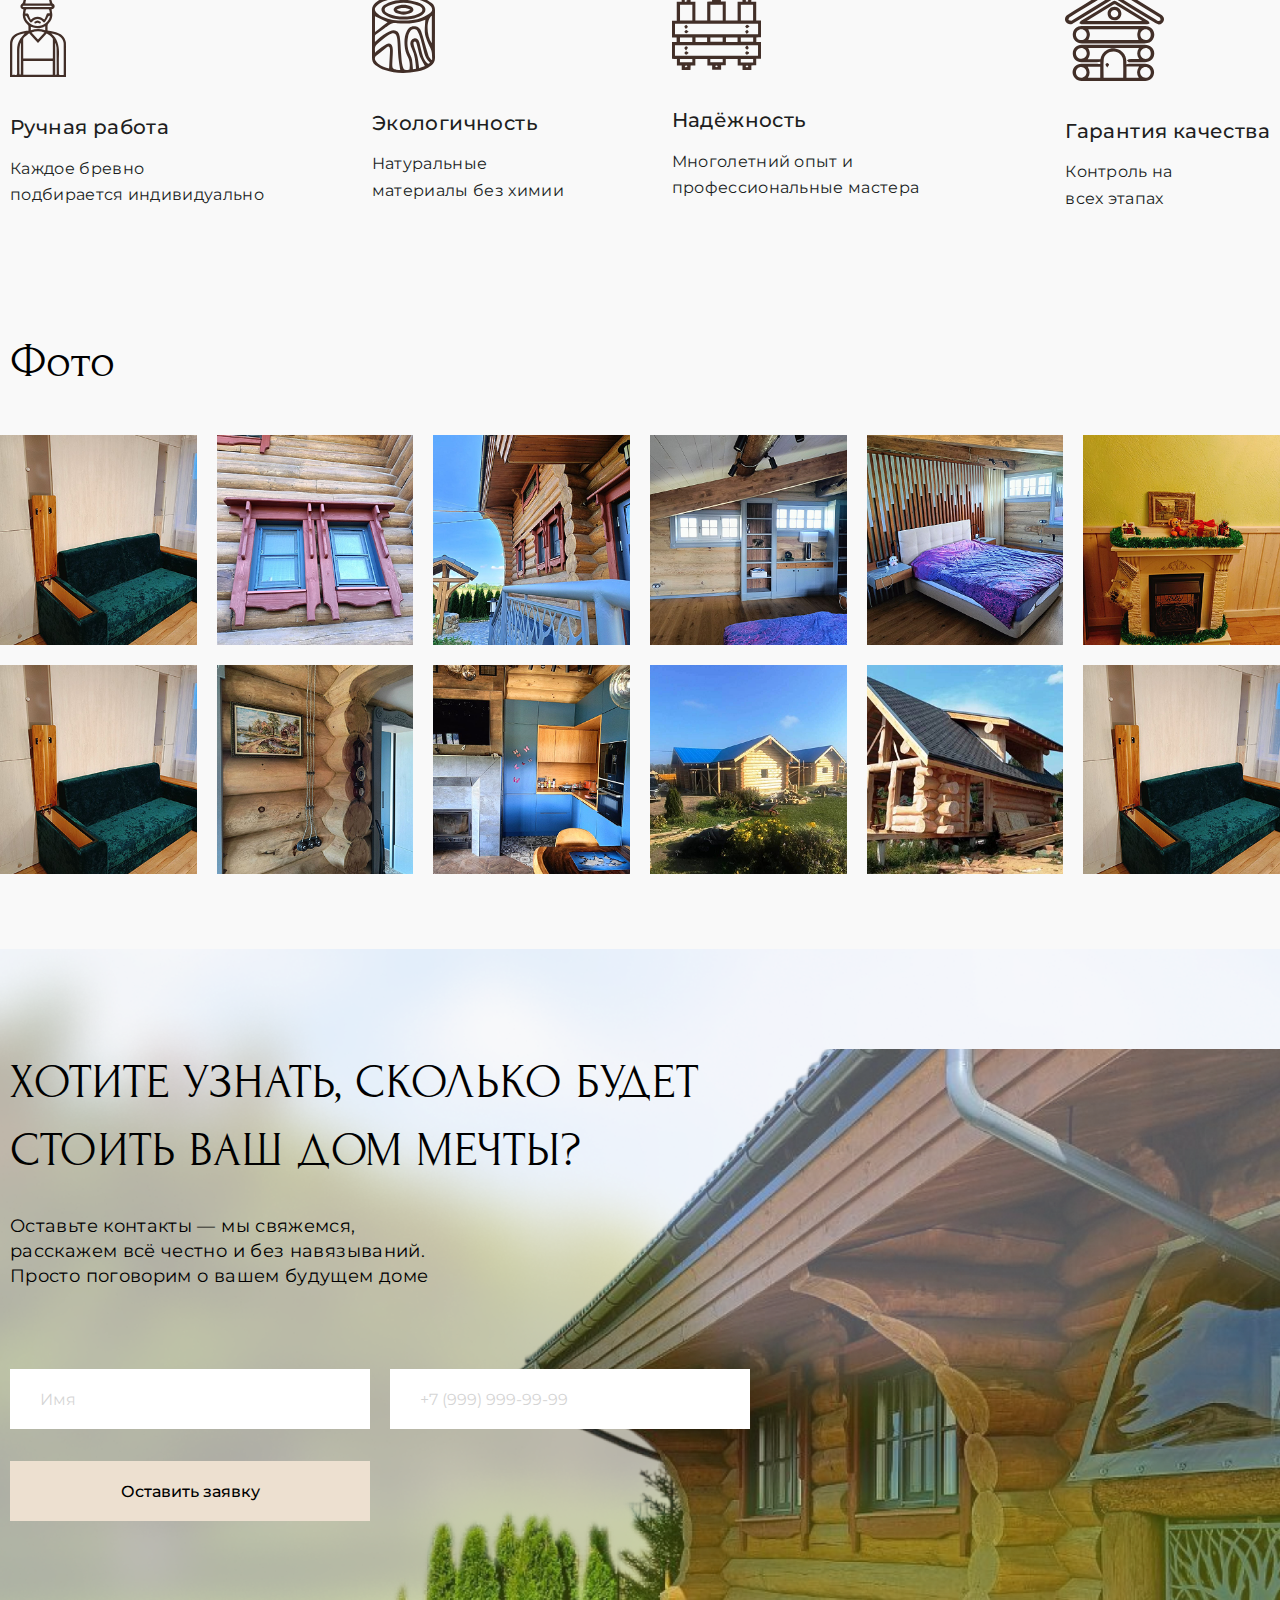
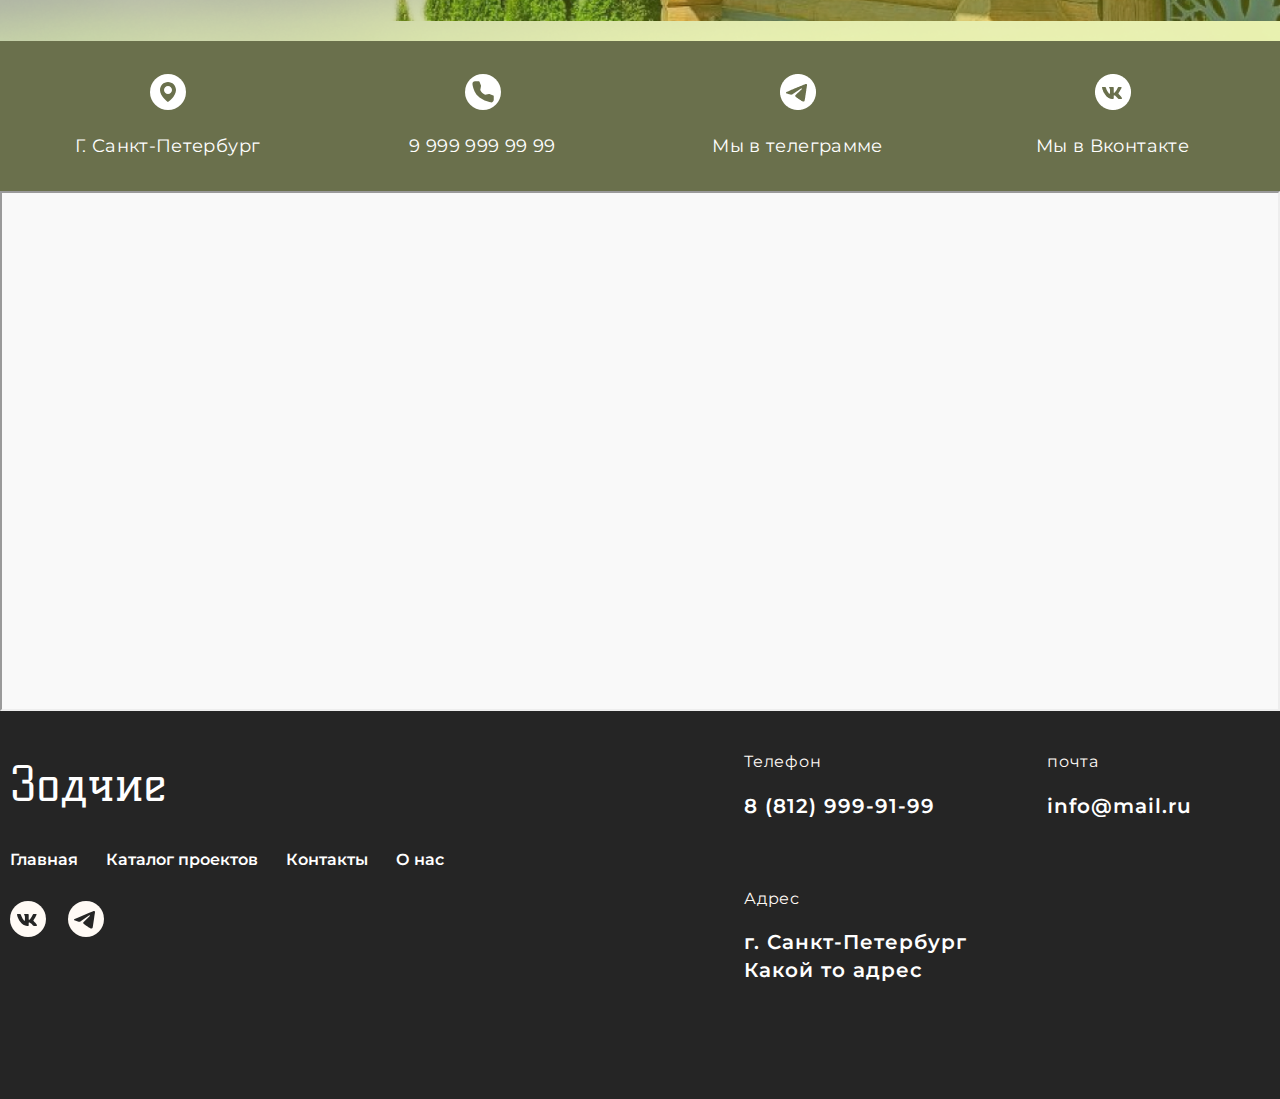
<file: about.html>
<!DOCTYPE html>
<html lang="en">
<head>
  <meta charset="UTF-8">
  <meta name="viewport" content="width=device-width, initial-scale=1.0, minimum-scale=1.0, maximum-scale=1.0">
  <link rel="stylesheet" href="css/style.css">
  <link rel="stylesheet" href="https://cdn.jsdelivr.net/npm/swiper/swiper-bundle.min.css" />
  <title>Zodchie</title>
</head>
<body>
  
<div class="custom-modal modal-overlay" id="customModal">
  <div class="modal-content">
    <div class="modal-header only-mob">
      <div class="op0">
      <div class="modal-logo"><img src="assets/img/modal-logo.png" alt="modal-logo"></div>

      </div>
      <div class="modal-logo"><img src="assets/img/modal-logo.png" alt="modal-logo"></div>
      <div class="modal-close"><svg width="34" height="34" viewBox="0 0 34 34" fill="none" xmlns="http://www.w3.org/2000/svg">
        <path d="M26.9163 9.08084L24.9188 7.08334L16.9997 15.0025L9.08051 7.08334L7.08301 9.08084L15.0022 17L7.08301 24.9192L9.08051 26.9167L16.9997 18.9975L24.9188 26.9167L26.9163 24.9192L18.9972 17L26.9163 9.08084Z" fill="#434343" />
        </svg>
      </div>
    </div>
    <div class="modal-inner">
      <h2 class="modal-title">Остались вопросы или хотите обсудить проект?</h2>
      <p class="modal-text">Оставьте свои контакты — мы свяжемся с вами в ближайшее время и поможем на любом этапе.</p>
      <form class="modal-form-container">
        <input type="text" class="form-input" placeholder="Имя">
        <input type="tel" class="form-input" placeholder="+7 (999) 999-99-99">
        <button class="form-button" type="submit">Оставить заявку</button>
      </form>
      <p class="modal-note">
        Нажимая на кнопку вы соглашаетесь <br> с условиями политики конфиденциальности
      </p>
    </div>
  </div>
</div>

  <div class="header">
    <div class="container">
      <div class="header-left">
        <a class="header-logo" href="#">
          <img src="assets/img/logo.png" alt="logo">
        </a>
        <div class="header-nav">
          <a class="header-link" href="#">
            Проекты
          </a>
          <a class="header-link" href="#">
            Наши работы
          </a>
          <a class="header-link" href="#">
            О нас
          </a>
          <a class="header-link" href="#">
            Контакты
          </a>
        </div>
      </div>
      <div class="header-right">
        <a class="vk-icon" href="#">
          <svg width="16" height="10" viewBox="0 0 16 10" fill="none" xmlns="http://www.w3.org/2000/svg">
            <path d="M8.74009 9.71428C3.81772 9.71428 0.831308 6.17432 0.714294 0.285706H3.20734C3.28506 4.6113 5.18169 6.43974 6.63566 6.81666V0.285706H9.02479V4.02091C10.4272 3.85962 11.895 2.15954 12.3884 0.285706H14.74C14.3636 2.58988 12.7657 4.2826 11.6366 4.98301C12.7666 5.54929 14.5845 7.03319 15.2857 9.71428H12.701C12.1553 7.92206 10.8183 6.54105 9.02567 6.35259V9.71428H8.74009Z" fill="white" />
          </svg>
        </a>
        <a class="header-tel" href="tel:+79454322343">+7 945 432 23 43</a>
        <button class="header-btn" data-target="#customModal">
          Сделать заказ
        </button>
      </div>
      <div class="header-mob">
        <button class="header-burger">
          <svg width="37" height="37" viewBox="0 0 37 37" fill="none" xmlns="http://www.w3.org/2000/svg">
            <path d="M4.625 9.25H32.375V12.3333H4.625V9.25ZM4.625 16.9583H32.375V20.0417H4.625V16.9583ZM4.625 24.6667H32.375V27.75H4.625V24.6667Z" fill="#434343" />
          </svg>
        </button>
        <a href="#" class="header-logo">
          <img src="assets/img/logo.png" alt="logo">
        </a>
        <a class="vk-icon" href="#">
          <svg width="16" height="10" viewBox="0 0 16 10" fill="none" xmlns="http://www.w3.org/2000/svg">
            <path d="M8.74009 9.71428C3.81772 9.71428 0.831308 6.17432 0.714294 0.285706H3.20734C3.28506 4.6113 5.18169 6.43974 6.63566 6.81666V0.285706H9.02479V4.02091C10.4272 3.85962 11.895 2.15954 12.3884 0.285706H14.74C14.3636 2.58988 12.7657 4.2826 11.6366 4.98301C12.7666 5.54929 14.5845 7.03319 15.2857 9.71428H12.701C12.1553 7.92206 10.8183 6.54105 9.02567 6.35259V9.71428H8.74009Z" fill="white" />
          </svg>
        </a>
      </div>
    </div>
  </div>

  <div class="offcanvas-menu">
    <div class="offcanvas-header">
      <button class="offcanvas-close">
        <svg width="34" height="34" viewBox="0 0 34 34" fill="none" xmlns="http://www.w3.org/2000/svg">
          <path d="M26.9166 9.08084L24.9191 7.08334L17 15.0025L9.08081 7.08334L7.08331 9.08084L15.0025 17L7.08331 24.9192L9.08081 26.9167L17 18.9975L24.9191 26.9167L26.9166 24.9192L18.9975 17L26.9166 9.08084Z" fill="white" />
        </svg>
      </button>
      <img class="offcanvas-logo" src="assets/img/footer-logo.png" alt="logo">
      <div class="offcanvas-vk">
        <a class="vk-icon" href="#">
          <svg width="16" height="10" viewBox="0 0 16 10" fill="none" xmlns="http://www.w3.org/2000/svg">
            <path d="M8.74009 9.71428C3.81772 9.71428 0.831308 6.17432 0.714294 0.285706H3.20734C3.28506 4.6113 5.18169 6.43974 6.63566 6.81666V0.285706H9.02479V4.02091C10.4272 3.85962 11.895 2.15954 12.3884 0.285706H14.74C14.3636 2.58988 12.7657 4.2826 11.6366 4.98301C12.7666 5.54929 14.5845 7.03319 15.2857 9.71428H12.701C12.1553 7.92206 10.8183 6.54105 9.02567 6.35259V9.71428H8.74009Z" fill="#434343" />
          </svg>
        </a>
      </div>
    </div>

    <nav class="offcanvas-nav">
      <a href="#" class="active">Проекты</a>
      <a href="#">Наши работы</a>
      <a href="#">О нас</a>
      <a href="#">Контакты</a>
    </nav>
    <div class="offcanvas-bottom">
      <a class="offcanvas-phone" href="tel:+79454322343">+7 945 432 23 43</a>
      <button class="offcanvas-btn" data-target="#customModal">Сделать заказ</button>
    </div>
  </div>
  <div class="offcanvas-backdrop"></div>

  <section class="intro about-intro">
    <img src="assets/img/nebo.png" alt="nebo" class="nebo">
    <img src="assets/img/nebomob.png" alt="nebo" class="nebomob only-mob">
    <div class="container">
      <div class="intro-left">
        <div class="intro-breadcrumb">
          <a href="index.html">Главная&nbsp;/ </a>
          <a href="#">О нас</a> 
        </div>
        <h4 class="about-intro-title"><span>Строим не просто дома</span> — создаём тёплое, живое пространство для жизни, отдыха и вдохновения.</h4>
        <p class="intro-text">Наша компания специализируется на строительстве домов из бревна и лафета ручной рубки. Мы объединяем многолетний опыт, любовь к дереву и уважение к традициям деревянного зодчества. </p>
        <button class="intro-btn" style="opacity: 0;">
          <span>Смотреть проекты</span>
          <div class="intro-btn-svg-location">
            <span class="intro-btn-svg">
              <svg width="14" height="15" viewBox="0 0 14 15" fill="none" xmlns="http://www.w3.org/2000/svg">
              <g clip-path="url(#clip0_140_1250)">
                <path d="M2.86067 1.49854L4.0985 0.282903L10.8407 6.90811C10.9493 7.01427 11.0356 7.14051 11.0945 7.27956C11.1533 7.41861 11.1836 7.56774 11.1836 7.71834C11.1836 7.86895 11.1533 8.01807 11.0945 8.15713C11.0356 8.29618 10.9493 8.42242 10.8407 8.52858L4.0985 15.1572L2.86183 13.9416L9.18983 7.72006L2.86067 1.49854Z" fill="#6A704C" />
              </g>
              <defs>
                <clipPath id="clip0_140_1250">
                  <rect width="14" height="15" fill="white" />
                </clipPath>
              </defs>
              </svg>
            </span>
          </div>
        </button>
      </div>
    </div>
    <img src="assets/img/intro-right2.png" alt="intro-right" class="intro-right-img">
    <img src="assets/img/intro-right2-mob.png" alt="intro-right" class="intro-right-img2 only-mob">
  </section>

  <section class="wedo">
    <div class="container">
      <h2 class="section-title">Что мы делаем</h2>
      <p class="section-text">Мы предлагаем строительство под ключ и индивидуальные проекты домов и бань из древесины зимнего леса:</p>
      <div class="wedo-container">
        <div class="wedo-card">
          <div>
            <svg width="43" height="43" viewBox="0 0 43 43" fill="none" xmlns="http://www.w3.org/2000/svg">
              <g clip-path="url(#clip0_129_193)">
                <path d="M30.1643 3.61153C30.3141 3.5718 30.4282 3.55536 30.5285 3.51015C31.4369 3.1046 32.1474 3.38547 32.8002 4.07462C33.4901 4.8035 34.2432 5.47484 34.9551 6.18455C35.3962 6.62571 35.8758 6.89425 36.5355 6.81204C36.9643 6.75861 37.4054 6.78738 37.8397 6.80656C38.678 6.84219 39.1246 7.41762 38.9597 8.23556C38.9419 8.32461 38.9171 8.41778 38.869 8.49313C38.0225 9.79334 38.6546 10.8456 39.504 11.7882C40.3711 12.75 40.7243 13.8282 40.6913 15.1024C40.6584 16.4328 41.1613 17.537 42.2731 18.3426C43.0771 18.9249 43.2874 20.1621 42.5315 20.7225C41.2081 21.7035 41.1861 23.0461 41.0473 24.4614C40.8851 26.1069 40.6556 27.7715 40.2007 29.354C39.9286 30.2993 39.2085 31.1324 38.6134 31.9626C38.0719 32.7175 37.7504 33.4862 37.8438 34.4356C37.885 34.8535 37.8067 35.3043 37.6858 35.7125C37.4205 36.6072 37.1429 36.7716 36.2125 36.8607C35.0609 36.9703 34.2157 37.5964 33.8639 38.6651C33.5959 39.4803 33.1493 39.868 32.3426 40.1023C30.8776 40.527 29.4428 41.0586 28.0149 41.597C27.8267 41.6683 27.6672 42.0272 27.637 42.2711C27.5504 43.0014 27.3814 43.0932 26.6571 42.9315C25.3186 42.6342 24.4652 41.6943 23.5664 40.7846C23.3699 40.5859 23.0414 40.4325 22.7624 40.4105C21.0927 40.2818 19.4889 40.6133 17.9167 41.1614C16.2401 41.7464 14.6294 41.4367 13.06 40.7353C12.6848 40.5681 12.3206 40.3708 11.9358 40.2311C11.5318 40.0831 11.1868 40.0927 10.846 40.4941C10.3128 41.1216 8.93436 41.0175 8.37091 40.3736C8.23623 40.2187 8.10292 40.0571 8.00397 39.879C7.49686 38.9624 6.79323 38.4691 5.68143 38.3705C4.28653 38.2486 3.77805 37.1128 4.32639 35.8139C4.58063 35.2125 4.7854 34.5644 4.85686 33.9191C4.90634 33.4779 4.79502 32.9463 4.57513 32.5586C3.31904 30.3528 2.39277 28.036 2.11242 25.5027C2.04645 24.9026 2.11242 24.2724 2.21549 23.6723C2.33642 22.9735 2.06157 22.483 1.58332 22.0432C1.19714 21.6884 0.787604 21.3541 0.427542 20.9732C-0.168898 20.343 -0.133166 19.5702 0.483888 18.9688C0.549853 18.9044 0.614445 18.8359 0.691405 18.7893C2.12204 17.9357 2.58517 16.5013 2.86003 15.0147C3.23658 12.976 3.44272 10.9072 4.18209 8.94526C4.44595 8.24378 4.7318 7.57518 5.41345 7.19567C6.49776 6.5942 7.18353 5.65432 7.78271 4.61169C8.32831 3.66086 8.5688 3.58139 9.62426 3.8376C11.1456 4.20615 12.425 3.68552 13.273 2.35106C13.6042 1.83043 13.923 1.30295 14.2625 0.787796C14.7613 0.0315111 15.5488 -0.263056 16.2717 0.263055C17.5937 1.22485 18.9831 1.25225 20.5375 1.13306C22.8394 0.956316 25.1605 1.0577 27.4185 1.66602C28.5619 1.97429 29.6462 2.39079 30.1643 3.60879V3.61153ZM26.5513 41.9738C26.9114 41.5258 27.1093 41.0285 27.4501 40.8969C29.0209 40.29 30.6274 39.7721 32.2312 39.2542C32.638 39.1227 32.8785 38.9322 33.0146 38.5157C33.4736 37.11 34.4796 36.3167 35.9267 36.0674C36.7265 35.929 36.9505 35.7029 37.0192 34.8864C37.0399 34.637 37.0426 34.3836 37.0234 34.1342C36.9505 33.2272 37.1924 32.438 37.7806 31.7229C39.2071 29.9856 40.1045 28.036 40.1444 25.7397C40.1609 24.8094 40.3753 23.8778 40.3491 22.9516C40.3189 21.8706 40.8013 21.1499 41.5997 20.5197C42.3157 19.9539 42.3322 19.4373 41.6891 18.9592C40.4811 18.0618 39.919 16.8589 39.9231 15.3751C39.9272 14.1982 39.6249 13.1747 38.8044 12.2472C37.8232 11.1374 36.9863 9.89473 38.05 8.34379C38.0747 8.3068 38.0912 8.26159 38.1036 8.21775C38.2204 7.81905 38.1049 7.59299 37.6528 7.61354C37.3793 7.62587 37.1017 7.61354 36.8296 7.64231C35.8085 7.75192 34.9537 7.48201 34.2569 6.68326C33.7787 6.13385 33.1864 5.68447 32.6985 5.14328C32.0031 4.37193 31.2857 3.8924 30.2097 4.4692C30.0434 4.55826 29.5005 4.35823 29.4566 4.20204C29.1542 3.12652 28.2925 2.77715 27.3773 2.52917C25.063 1.9003 22.6813 1.67561 20.3176 1.97566C18.7028 2.18117 17.2969 2.02498 15.9941 1.04126C15.5832 0.730253 15.219 0.872741 14.9537 1.28925C14.6349 1.7907 14.3326 2.30174 14.0014 2.79359C12.7645 4.63498 11.4273 5.01039 9.40025 4.61854C8.94261 4.52949 8.74197 4.64457 8.52071 5.00217C7.93801 5.94615 7.45014 6.9696 6.39469 7.53134C5.51514 7.9999 5.01353 8.75071 4.81838 9.73306C4.48581 11.4059 4.1065 13.0706 3.77118 14.7421C3.39875 16.5999 2.93699 18.392 1.17378 19.499C0.760119 19.7593 0.75737 20.1292 1.12018 20.469C1.48712 20.8115 1.87191 21.1349 2.22923 21.487C2.80093 22.0501 3.16787 22.6872 3.04006 23.5462C2.94661 24.1751 2.83666 24.8272 2.91362 25.4479C3.14038 27.2934 3.64749 29.0855 4.57651 30.6953C5.48216 32.2613 6.15144 33.7876 5.28289 35.5783C5.19631 35.7578 5.18257 35.9715 5.10973 36.1606C4.76204 37.0621 4.94207 37.5046 5.88483 37.5649C7.19177 37.6485 8.06169 38.265 8.6705 39.3597C8.74746 39.4981 8.83816 39.6351 8.94673 39.7502C9.32054 40.1502 9.97882 40.1954 10.3416 39.7913C10.7663 39.3186 11.272 39.2049 11.8327 39.3748C12.3976 39.546 12.9445 39.7817 13.486 40.0201C14.841 40.6174 16.2236 40.9038 17.6666 40.3804C19.2992 39.7885 20.9745 39.5104 22.7116 39.5488C23.3465 39.5625 23.8028 39.7762 24.259 40.2516C24.9462 40.9695 25.5234 41.908 26.5499 41.9752L26.5513 41.9738Z" fill="#D6DCB4" />
                <path d="M5.15802 21.6144C5.03021 13.2665 11.8467 5.52553 21.2 5.43921C30.4737 5.35427 37.7107 12.6321 37.6337 21.9172C37.5595 30.8994 29.9735 38.1677 20.7864 37.8471C12.1188 37.5443 5.02883 30.313 5.15802 21.6144ZM21.4172 37.0566C30.1398 36.9566 36.948 29.8376 36.8339 21.2938C36.7267 13.2309 29.7055 6.25304 21.5326 6.24893C12.8925 6.24482 5.96335 13.0925 5.94411 21.6897C5.92487 30.1199 12.9832 37.073 21.4172 37.0566Z" fill="#D6DCB4" />
                <path d="M9.24609 21.402C9.27221 15.1667 14.5041 9.80699 20.7296 9.56174C24.2602 9.42336 27.3152 10.5249 29.8425 12.939C32.264 15.2517 33.45 18.1604 33.5325 21.5006C33.5366 21.676 33.2796 21.8569 33.1435 22.035C33.0061 21.8404 32.7587 21.6513 32.7477 21.4499C32.6034 18.7413 31.7143 16.3341 29.9373 14.2597C25.8928 9.53982 18.5637 9.00412 13.953 13.1788C10.3579 16.4341 9.15814 20.5073 10.6534 25.0985C12.1458 29.6814 15.5115 32.2489 20.3173 32.8942C20.6101 32.934 20.9261 32.8559 21.2037 32.9326C21.4236 32.9942 21.5995 33.2093 21.7947 33.3559C21.5913 33.4875 21.3879 33.7327 21.1859 33.7313C18.6393 33.7149 16.3154 32.9737 14.2691 31.4584C10.8939 28.9566 9.25159 25.5807 9.24609 21.402Z" fill="#D6DCB4" />
                <path d="M21.4044 29.5307C17.254 29.5595 13.806 26.448 13.4816 22.3419C13.4528 21.9816 13.1903 21.3308 13.8527 21.2924C14.4739 21.2568 14.2595 21.8925 14.2897 22.2419C14.5962 25.6931 17.3708 28.4114 20.8368 28.7087C24.4388 29.0183 28.1975 26.3494 28.5012 22.0542C28.7774 18.1481 25.6385 14.7489 21.6504 14.5352C21.425 14.5228 21.212 14.2803 20.9935 14.1447C21.2092 14.0036 21.4277 13.7364 21.6421 13.7405C25.89 13.8172 29.4137 17.4713 29.3464 21.6952C29.2763 26.0973 25.8282 29.4978 21.403 29.528L21.4044 29.5307Z" fill="#D6DCB4" />
                <path d="M24.4544 21.6774C24.4544 23.416 23.1681 24.7204 21.4433 24.7286C19.6581 24.7368 18.2742 23.3927 18.2715 21.6486C18.2687 19.9388 19.6499 18.5659 21.3664 18.5714C23.1956 18.5783 24.4544 19.8442 24.453 21.6774H24.4544ZM21.3499 23.8983C22.6019 23.9065 23.6614 22.9187 23.6972 21.7075C23.7315 20.5211 22.595 19.3551 21.3994 19.3537C20.1845 19.3524 19.1318 20.3964 19.1139 21.6212C19.0947 22.8625 20.1034 23.8901 21.3499 23.8983Z" fill="#D6DCB4" />
              </g>
              <defs>
                <clipPath id="clip0_129_193">
                  <rect width="43" height="43" fill="white" />
                </clipPath>
              </defs>
            </svg>
          </div>
          <div class="wedo-card-title">Материалы</div>
          <div class="wedo-card-content">
            <div class="wedo-card-text">Сосна</div>
            <div class="wedo-card-text">Сибирский кедр</div>
            <div class="wedo-card-text">Лиственница</div>
          </div>
        </div>
        <div class="wedo-card">
          <div>
            <svg width="52" height="42" viewBox="0 0 52 42" fill="none" xmlns="http://www.w3.org/2000/svg">
              <g clip-path="url(#clip0_129_200)">
                <path d="M44.0573 12.1751C46.2497 12.1751 48.3057 12.1751 50.3617 12.1751C50.6827 12.1751 51.0037 12.1783 51.3247 12.1865C51.7693 12.1979 52.0036 12.3963 52.002 12.8859C51.994 17.1134 52.0116 21.3409 51.9699 25.5684C51.9667 25.8839 51.6152 26.2645 51.3327 26.5004C47.9526 29.3258 44.5565 32.1284 41.1635 34.9375C38.5378 37.1122 35.9264 39.3032 33.2734 41.4438C32.8946 41.7496 32.3248 41.9594 31.8433 41.9611C21.5746 41.9903 11.3075 41.979 1.03881 41.9985C0.270022 41.9985 0.000383798 41.7366 0.00519876 40.9607C0.0276686 36.9496 0.0228536 32.94 0.00198879 28.9289C-0.00122119 28.3466 0.212242 27.979 0.655219 27.639C2.93751 25.8953 5.19413 24.1191 7.47642 22.3754C7.87606 22.0696 8.04779 21.754 8.03816 21.2286C8.00446 19.3873 8.00446 17.5428 8.051 15.7015C8.05903 15.3583 8.25644 14.9061 8.51645 14.7012C14.5576 9.96455 20.6148 5.24421 26.6913 0.553144C27.0974 0.239213 27.6945 0.0293841 28.2048 0.0261309C33.1241 -0.0129071 38.045 0.00335877 42.9643 0.00661194C44.0059 0.00661194 44.0493 0.0472766 44.0509 1.10293C44.0557 4.4358 44.0541 7.76867 44.0557 11.1032C44.0557 11.4236 44.0557 11.744 44.0557 12.1783L44.0573 12.1751ZM32.954 40.3865C33.3167 40.1068 33.5286 39.9522 33.7308 39.7847C38.9438 35.471 44.1199 31.1069 49.3971 26.8761C50.6811 25.8465 51.2926 24.8283 51.1193 23.1659C50.9684 21.7313 51.0888 20.2673 51.0888 18.6619C50.665 18.997 50.3713 19.2182 50.0888 19.454C48.0858 21.1197 46.0924 22.7983 44.0669 24.4363C43.8711 24.594 43.4795 24.503 43.1794 24.529C43.2693 24.2508 43.3415 23.9646 43.4603 23.701C43.51 23.5921 43.6625 23.5303 43.7652 23.444C46.0314 21.5475 48.2993 19.6557 50.5559 17.7494C50.7678 17.5705 51.047 17.3135 51.0599 17.0792C51.116 16.0691 51.0839 15.0525 51.0839 13.8928C50.7517 14.1286 50.5527 14.2506 50.3745 14.3986C44.7282 19.075 39.0802 23.7498 33.4515 28.449C33.1915 28.6654 32.9877 29.1062 32.9781 29.4494C32.9283 31.102 32.9524 32.7562 32.9572 34.4088C32.9572 34.604 33.0038 34.7992 33.0439 35.0969C34.1128 34.2657 35.0854 33.5093 36.058 32.753C37.586 31.5672 39.1027 30.3668 40.6563 29.2152C40.8618 29.0623 41.247 29.1566 41.5487 29.1355C41.4412 29.4217 41.3385 29.7096 41.2245 29.9927C41.2068 30.035 41.141 30.0561 41.0977 30.0903C38.5554 32.0714 36.0099 34.0477 33.4788 36.0436C33.2525 36.2225 32.9925 36.5267 32.9813 36.7837C32.9267 37.9141 32.9572 39.0479 32.9572 40.3882L32.954 40.3865ZM43.0783 5.96153C42.0479 6.81874 41.2052 7.51655 40.3674 8.2176C39.3788 9.04391 38.4077 9.89298 37.395 10.6851C37.204 10.8348 36.8477 10.7697 36.5668 10.8039C36.639 10.5078 36.692 10.2037 36.7963 9.91901C36.8365 9.81003 36.9954 9.74659 37.0981 9.66201C38.9101 8.14603 40.7254 6.63331 42.5294 5.10595C42.7428 4.9254 43.0237 4.67165 43.0381 4.43742C43.0959 3.47937 43.0622 2.51643 43.0622 1.42662C42.8054 1.58928 42.6674 1.66085 42.5454 1.75519C36.8236 6.2104 31.1002 10.6624 25.3961 15.1403C25.1538 15.3307 24.974 15.7552 24.9676 16.0756C24.9275 17.9722 24.9451 19.8704 24.9451 21.7687C24.9451 22.024 24.9451 22.2794 24.9451 22.7121C25.433 22.3461 25.7556 22.1102 26.0702 21.8663C28.5082 19.968 30.9365 18.0584 33.3938 16.1879C33.6313 16.0073 34.2107 15.8918 34.3391 16.0301C34.75 16.466 34.2589 16.7149 33.9716 16.9751C33.9122 17.0288 33.8448 17.0743 33.7806 17.1248C31.0665 19.2345 28.3477 21.3409 25.6417 23.4603C25.3801 23.6653 25.0157 23.945 24.9917 24.2167C24.9098 25.1194 24.9612 26.0352 24.9612 27.0404C25.157 26.9379 25.2533 26.907 25.3287 26.8469C31.1291 22.1428 36.9279 17.4371 42.7187 12.7216C42.8857 12.585 43.0622 12.3345 43.0654 12.1344C43.0911 10.1597 43.0815 8.18344 43.0815 5.96479L43.0783 5.96153ZM10.1535 14.6621L10.2242 14.8476C12.2208 14.8476 14.2238 14.7386 16.2108 14.8817C17.9088 15.0037 19.241 14.5694 20.4014 13.2942C21.1381 12.4858 22.0385 11.8237 22.9036 11.1455C23.0753 11.0104 23.4172 11.0983 23.6804 11.0836C23.6306 11.3439 23.6547 11.6627 23.5119 11.8498C23.2727 12.1653 22.9276 12.3995 22.6243 12.6647C21.8523 13.3365 21.0787 14.0066 20.3067 14.6768C21.3965 14.8459 22.4044 14.885 23.4075 14.8264C23.828 14.802 24.3095 14.6686 24.6369 14.4165C29.4214 10.7307 34.185 7.01718 38.9502 3.30858C39.9036 2.56685 40.8473 1.81049 41.9821 0.912619C38.8058 0.912619 35.8975 0.928885 32.9893 0.899606C32.3906 0.8931 31.9284 1.04762 31.4694 1.43475C29.2144 3.34111 26.9417 5.22632 24.6642 7.10665C24.3593 7.35877 23.9982 7.86138 23.5841 7.38479C23.1491 6.88543 23.7157 6.63006 24.0158 6.37631C25.3271 5.26698 26.656 4.17717 27.9737 3.07597C28.7618 2.41721 29.5418 1.74706 30.325 1.08341C29.102 1.01347 27.9978 0.694656 26.8887 1.5909C22.7736 4.91239 18.5637 8.11025 14.3891 11.3553C12.9751 12.4549 11.5627 13.5593 10.1503 14.6621H10.1535ZM50.0439 13.3771C50.0295 13.3056 50.0134 13.2356 49.999 13.164C48.1918 13.164 46.3829 13.1283 44.5789 13.1868C44.0942 13.2031 43.5277 13.3901 43.1505 13.6927C37.7946 17.995 32.4645 22.3298 27.1311 26.6598C26.6737 27.0307 26.2307 27.421 25.6112 27.9464C27.8116 27.9464 29.7601 27.9773 31.7069 27.9237C32.1659 27.9106 32.6988 27.7122 33.0567 27.421C36.676 24.4737 40.2679 21.4889 43.8631 18.5122C45.9271 16.8043 47.9847 15.0883 50.0439 13.3771ZM15.978 40.9835V28.9208H6.08168C6.22934 29.129 6.30638 29.264 6.4075 29.3778C9.22264 32.5871 11.4375 36.1037 11.9784 40.489C12.0009 40.6679 12.2304 40.9591 12.3716 40.964C13.5657 41.0014 14.7615 40.9851 15.978 40.9851V40.9835ZM23.9019 27.9058V22.6015C22.78 22.2143 21.7207 21.9817 20.7882 21.5003C18.7338 20.4397 17.4177 18.657 16.466 16.5669C16.344 16.2985 16.1209 15.8886 15.9251 15.8772C14.8192 15.8105 13.7086 15.8447 12.5177 15.8447C13.5529 20.3649 15.5383 24.1158 19.448 26.5459C20.7753 27.3706 22.1893 28.1188 23.9019 27.9058ZM19.4609 27.8976C14.8866 25.1438 12.6541 20.8757 11.5194 15.8869H9.04931V27.8976H19.4609ZM28.972 28.8687C28.261 28.8687 27.6238 28.8654 26.9867 28.8687C26.3463 28.872 25.5662 28.6572 25.104 28.9533C24.6674 29.2314 24.5647 30.0463 24.3192 30.627C23.0352 33.6443 20.7416 35.4629 17.6922 36.4079C17.4225 36.4909 16.9956 36.717 16.9876 36.891C16.9282 38.2313 16.9555 39.5749 16.9555 41.1201C17.9714 40.9705 18.9264 41.0193 19.7193 40.681C22.6724 39.4203 25.027 37.3806 26.7443 34.6236C27.8309 32.8782 28.6189 31.006 28.9736 28.8687H28.972ZM11.062 40.9819C10.9946 40.4793 10.9673 40.1295 10.8983 39.788C10.0396 35.5149 7.6947 32.1202 4.73189 29.0932C4.62756 28.9874 4.46065 28.8866 4.32262 28.8833C3.23764 28.8654 2.15267 28.8736 0.987451 28.8736C0.987451 30.0496 1.02597 31.128 0.973006 32.2016C0.940907 32.8213 1.14795 33.1596 1.67439 33.4784C4.39805 35.1262 6.48293 37.3188 7.3432 40.5215C7.39135 40.7021 7.62247 40.9558 7.77495 40.9623C8.83424 41.0014 9.89513 40.9835 11.0604 40.9835L11.062 40.9819ZM30.0201 28.9094C28.9415 34.0982 26.2259 38.1256 21.5554 40.9249H31.9284V28.9094H30.0201ZM16.9876 35.5003C20.1606 35.0871 23.6306 31.6583 23.7317 28.9175H16.9876V35.5003ZM23.9275 15.8967H17.3086C18.156 18.6277 21.1814 21.5442 23.9275 21.3197V15.8967ZM1.03239 40.9087H6.42355C5.59858 37.8344 3.61963 35.8728 1.03239 34.2299V40.9087ZM2.00983 27.8716H7.97396V23.231C5.96131 24.7974 4.061 26.2759 2.00983 27.8716Z" fill="#D6DCB4" />
              </g>
              <defs>
                <clipPath id="clip0_129_200">
                  <rect width="52" height="42" fill="white" />
                </clipPath>
              </defs>
            </svg>
          </div>
          <div class="wedo-card-title">Типы рубки</div>
          <div class="wedo-card-content">
            <div class="wedo-card-text">Сибирская чаша</div>
            <div class="wedo-card-text">Русская чаша</div>
            <div class="wedo-card-text">Канадская чаша</div>
          </div>
        </div>
        <div class="wedo-card">
          <div>
            <svg width="43" height="43" viewBox="0 0 43 43" fill="none" xmlns="http://www.w3.org/2000/svg">
              <g clip-path="url(#clip0_129_203)">
                <path d="M19.4863 29.7011C19.4818 23.4704 24.5251 18.4846 30.8394 18.4801C37.0405 18.4756 42.1668 23.6057 42.1471 29.7973C42.129 35.9138 37.0435 41.0484 31.0069 41.0469C24.4632 41.0469 19.4894 36.1483 19.4863 29.7011ZM30.7986 40.1297C36.5302 40.1297 41.2143 35.4777 41.2248 29.7778C41.2354 24.1244 36.5318 19.4424 30.8922 19.3837C25.5017 19.3281 20.3256 23.5847 20.3618 29.7958C20.3996 36.1679 25.6633 40.2289 30.7986 40.1297Z" fill="#D6DCB4" />
                <path d="M18.9423 24.0072C18.9408 28.6922 15.2244 32.3879 10.5238 32.3774C5.95902 32.3684 2.24562 28.6712 2.13542 24.2522C2.02221 19.692 5.60428 15.6444 10.5419 15.6038C15.1867 15.5647 18.9439 19.3356 18.9423 24.0072ZM18.0261 23.9756C18.0261 19.8559 14.6946 16.5255 10.5661 16.5135C6.47829 16.5014 3.0366 19.8694 3.02754 23.944C3.01698 28.2577 6.67151 31.57 10.7623 31.4783C14.7248 31.3896 18.0291 28.0592 18.0276 23.9756H18.0261Z" fill="#D6DCB4" />
                <path d="M27.957 10.9369C27.9631 6.88479 31.3021 3.59352 35.3204 3.52887C39.3614 3.46271 42.9752 6.57656 42.9993 11.0271C43.022 15.1663 39.615 18.5117 35.5363 18.5193C31.2644 18.5283 27.951 15.2114 27.957 10.9369ZM35.5529 4.46407C31.8516 4.44453 28.8386 7.38547 28.8295 11.0286C28.819 14.5754 31.8365 17.584 35.4216 17.6051C39.052 17.6261 42.071 14.6642 42.1012 11.0511C42.1314 7.4817 39.1501 4.48362 35.5544 4.46407H35.5529Z" fill="#D6DCB4" />
                <path d="M21.0654 6.87267C24.5283 6.89221 27.1699 9.58808 27.1488 13.0778C27.1277 16.4413 24.3758 19.0695 20.9054 19.0409C17.5302 19.0123 14.9066 16.2713 14.9338 12.8057C14.9595 9.51741 17.7128 6.85312 21.0654 6.87267ZM21.1243 7.78382C18.1944 7.77179 15.8622 10.0316 15.8501 12.8989C15.8365 15.7902 18.1053 18.1192 20.996 18.1839C23.7645 18.247 26.2491 15.8007 26.2748 12.9861C26.3004 10.206 23.9139 7.79584 21.1243 7.78382Z" fill="#D6DCB4" />
                <path d="M14.6815 9.04689C14.6785 12.4675 11.9131 15.225 8.51065 15.2024C5.14443 15.1799 2.38655 12.4058 2.39259 9.0529C2.39712 5.8729 4.80177 2.94699 8.50763 2.91842C12.4007 2.88835 14.7646 6.07588 14.683 9.04689H14.6815ZM3.31037 9.01381C3.27263 11.8435 5.65616 14.2687 8.49404 14.2883C11.3561 14.3078 13.806 11.8946 13.8151 9.04088C13.8241 6.24427 11.427 3.85062 8.56348 3.798C5.76484 3.74688 3.34811 6.14654 3.31037 9.01231V9.01381Z" fill="#D6DCB4" />
                <path d="M20.3274 37.8338C20.3455 40.674 18.0994 42.9594 15.2524 42.9985C12.407 43.0376 9.96915 40.6379 9.99632 37.8203C10.022 35.0102 12.2817 32.7157 15.0411 32.6962C18.0828 32.6751 20.3108 34.8388 20.3289 37.8323L20.3274 37.8338ZM15.1709 42.0829C17.4654 42.0904 19.4881 40.0937 19.4881 37.8203C19.4881 35.5635 17.4427 33.5427 15.1679 33.5517C12.9052 33.5607 10.9307 35.5274 10.9141 37.7902C10.8975 40.0967 12.8584 42.0753 15.1724 42.0829H15.1709Z" fill="#D6DCB4" />
                <path d="M4.64333 31.8436C7.20347 31.8391 9.27754 33.887 9.31679 36.458C9.35452 38.9419 7.19592 41.11 4.67654 41.116C2.0832 41.1205 0.0136539 39.0892 6.82841e-05 36.5242C-0.0135173 33.8794 2.00168 31.8481 4.64333 31.8436ZM0.919362 36.4595C0.917853 38.5254 2.57077 40.1898 4.63126 40.1959C6.67363 40.2004 8.38693 38.5074 8.39145 36.4821C8.39598 34.4388 6.71438 32.7608 4.65541 32.7533C2.59341 32.7473 0.920872 34.4042 0.919362 36.4595Z" fill="#D6DCB4" />
                <path d="M29.8165 3.67466C29.8392 5.73152 28.2376 7.38542 26.2043 7.40346C24.1015 7.42301 22.4154 5.82774 22.3777 3.78141C22.3384 1.68697 23.9476 0.0150234 26.0156 -1.20564e-05C28.2104 -0.0150475 29.7909 1.51256 29.8165 3.67466ZM26.1001 6.49081C27.5976 6.51186 28.9033 5.2579 28.9471 3.75736C28.9908 2.26433 27.6655 0.887082 26.162 0.861522C24.6374 0.835961 23.3166 2.12601 23.2969 3.66263C23.2773 5.22482 24.5106 6.46826 26.1001 6.49081Z" fill="#D6DCB4" />
                <path d="M37.7885 29.8469C37.7855 33.702 34.6744 36.7858 30.7813 36.7933C26.8581 36.8008 23.744 33.6554 23.75 29.6921C23.756 25.8836 26.9562 22.7171 30.7859 22.7306C34.7242 22.7442 37.79 25.8595 37.787 29.8484L37.7885 29.8469ZM24.6678 29.7387C24.6678 33.1232 27.4076 35.8747 30.7798 35.8807C34.1113 35.8852 36.9779 33.042 36.9537 29.7567C36.9296 26.482 34.0902 23.6463 30.8326 23.6433C27.4544 23.6403 24.6678 26.3963 24.6678 29.7402V29.7387Z" fill="#D6DCB4" />
                <path d="M15.1797 23.9786C15.1797 26.6519 13.1947 28.6216 10.5092 28.6171C7.94306 28.6125 5.88409 26.5542 5.87503 23.9816C5.86597 21.4572 7.98533 19.3612 10.5485 19.3567C13.1418 19.3522 15.1797 21.3865 15.1782 23.9771L15.1797 23.9786ZM10.5832 20.2663C8.51668 20.2618 6.81998 21.9082 6.7913 23.9425C6.76413 25.9798 8.45328 27.7089 10.479 27.7134C12.6029 27.7194 14.3087 26.0836 14.3359 24.0132C14.3615 22.042 12.5863 20.2709 10.5817 20.2648L10.5832 20.2663Z" fill="#D6DCB4" />
                <path d="M35.4706 6.87121C37.8284 6.89527 39.7274 8.78823 39.6806 11.0661C39.6338 13.3711 37.682 15.2505 35.383 15.2039C33.0342 15.1558 31.2696 13.3034 31.2892 10.9052C31.3073 8.6484 33.1746 6.84715 35.4706 6.87121ZM35.451 7.78386C33.6531 7.78386 32.1874 9.23329 32.1813 11.018C32.1753 12.8087 33.6984 14.3033 35.5174 14.2897C37.2548 14.2777 38.7975 12.7095 38.7658 10.9879C38.7326 9.20171 37.2654 7.78386 35.451 7.78236V7.78386Z" fill="#D6DCB4" />
                <path d="M21.0709 10.7685C22.3132 10.773 23.2808 11.7187 23.2929 12.9381C23.305 14.1845 22.3132 15.1844 21.0513 15.1994C19.7773 15.2145 18.8368 14.2627 18.8399 12.9576C18.8414 11.6345 19.7305 10.7624 21.0709 10.7685ZM22.3736 12.9757C22.3887 12.2855 21.7381 11.6285 21.0332 11.6195C20.3629 11.6105 19.6761 12.3006 19.6867 12.9712C19.6973 13.6357 20.3116 14.2522 20.9954 14.2853C21.6792 14.3183 22.36 13.6718 22.3751 12.9757H22.3736Z" fill="#D6DCB4" />
                <path d="M11.2744 9.04838C11.2654 10.6376 10.1106 11.8029 8.52559 11.8224C7.03721 11.842 5.77224 10.5489 5.7813 9.0153C5.78885 7.52078 7.0191 6.29538 8.51956 6.28486C10.0774 6.27433 11.2835 7.48319 11.2744 9.04838ZM6.69908 9.0153C6.68399 10.0272 7.53837 10.9128 8.52861 10.9098C9.51885 10.9068 10.417 10.0257 10.4276 9.04688C10.4366 8.11468 9.56112 7.23059 8.60258 7.20353C7.58064 7.17496 6.71569 7.9989 6.69908 9.0138V9.0153Z" fill="#D6DCB4" />
                <path d="M15.1896 39.6802C14.065 39.6771 13.3148 38.9148 13.3223 37.7842C13.3299 36.7302 14.1359 35.9288 15.182 35.9378C16.207 35.9468 17.0629 36.7813 17.078 37.7842C17.0931 38.8682 16.2825 39.6817 15.1911 39.6802H15.1896ZM16.1557 37.8624C16.1315 37.2624 15.6636 36.8099 15.1594 36.8625C14.5903 36.9226 14.2341 37.2504 14.2069 37.8338C14.1827 38.345 14.7488 38.8682 15.247 38.7976C15.8191 38.7149 16.1074 38.342 16.1572 37.8624H16.1557Z" fill="#D6DCB4" />
                <path d="M4.63434 37.6188C4.25847 37.085 3.90373 36.7964 3.85845 36.4626C3.79505 36.01 4.17847 35.595 4.63434 35.6928C4.94983 35.7604 5.37551 36.1814 5.40419 36.4776C5.43287 36.7633 5.01474 37.0911 4.63585 37.6188H4.63434Z" fill="#D6DCB4" />
                <path d="M26.1472 4.44451C25.8739 4.09569 25.5947 3.89572 25.6037 3.70928C25.6113 3.52735 25.9056 3.23265 26.0898 3.21912C26.2573 3.20709 26.5638 3.49126 26.591 3.6777C26.6181 3.85963 26.3706 4.08216 26.1472 4.44451Z" fill="#D6DCB4" />
                <path d="M33.5231 29.8003C33.5186 31.328 32.3306 32.5188 30.8151 32.5173C29.2467 32.5158 28.0391 31.3204 28.0391 29.7703C28.0391 28.2276 29.2769 26.9902 30.8015 27.0068C32.3517 27.0248 33.5292 28.2321 33.5231 29.8003ZM30.7773 31.6046C31.754 31.6151 32.6235 30.7882 32.6567 29.8199C32.6884 28.8441 31.7978 27.9284 30.806 27.9209C29.8278 27.9134 28.9735 28.7449 28.9614 29.7177C28.9463 30.7912 29.7176 31.5911 30.7788 31.6031L30.7773 31.6046Z" fill="#D6DCB4" />
              </g>
              <defs>
                <clipPath id="clip0_129_203">
                  <rect width="43" height="43" fill="white" />
                </clipPath>
              </defs>
            </svg>
          </div>
          <div class="wedo-card-title">Характеристики</div>
          <div class="wedo-card-content">
            <div class="wedo-card-text">Лафет</div>
            <div class="wedo-card-text">Экологичные соединения</div>
            <div class="wedo-card-text">Без клея и химии.</div>
          </div>
        </div>
        <div class="wedo-card">
          <div>
            <svg width="63" height="44" viewBox="0 0 63 44" fill="none" xmlns="http://www.w3.org/2000/svg">
              <g clip-path="url(#clip0_129_222)">
                <path d="M11.7849 32.9695C10.3575 32.9695 9.0692 32.9695 7.7809 32.9695C6.52123 32.9695 5.89071 32.3596 5.88935 31.1399C5.88935 28.0946 5.88935 25.0473 5.88935 21.8313C4.37406 21.8313 2.92625 21.8333 1.47845 21.8313C0.496882 21.8286 0.00473692 21.338 0.00200946 20.3594C-3.49453e-05 14.0249 -0.00207935 7.69044 -0.00207907 1.35797C-0.00207901 0.081313 0.0510902 0.024392 1.30259 0.0223592C17.4882 0.020327 33.6717 0.0284593 49.8572 -5.74488e-07C50.8572 -5.30778e-07 51.1333 0.304934 51.1169 1.27463C51.0617 4.49067 51.0965 7.70874 51.0965 11.1321C52.0944 11.1321 53.0616 11.1321 54.0309 11.1321C56.0131 11.1321 57.0043 12.0991 57.0043 14.0331C57.0043 16.4034 57.0002 18.7758 57.0043 21.1462C57.0043 21.443 57.0329 21.7418 57.0554 22.1728C58.6259 22.1728 60.1493 22.2135 61.6687 22.1586C62.6319 22.122 63.0041 22.4594 63 23.4393C62.9693 29.8754 62.9632 36.3096 62.9897 42.7457C62.9938 43.7398 62.6257 44.002 61.6626 44C45.4791 43.9756 29.2935 43.9837 13.11 43.9837C11.8401 43.9837 11.7869 43.9309 11.7869 42.6705C11.7869 39.491 11.7869 36.3116 11.7869 32.9695L11.7849 32.9695ZM1.32712 20.5932L2.47842 20.5932C7.14493 20.5932 11.8135 20.5668 16.48 20.6095C17.9258 20.6217 19.1466 20.2517 20.1834 19.2353C21.0709 18.3652 22.0913 17.8631 23.4102 18.1314C23.8049 18.2127 24.2712 18.0765 24.6781 17.9545C25.6454 17.6618 26.6351 16.9645 27.5492 17.0621C29.956 17.3162 31.7515 15.7956 33.7473 15.0719C35.8209 14.3197 37.8944 13.0593 39.4465 11.2785C41.5405 8.87562 42.0743 8.74755 40.7819 5.5559C40.2686 4.28941 39.3831 3.17132 38.6981 1.96987C38.3689 1.39253 37.9149 1.2421 37.2687 1.24616C33.3179 1.27259 29.3651 1.25836 25.4143 1.26446C25.175 1.26446 24.9358 1.31122 24.4245 1.3661C25.2343 1.80724 25.768 2.17723 26.357 2.40288C28.1258 3.07577 29.9213 3.67751 31.6942 4.3382C31.9948 4.45001 32.3098 4.67159 32.4856 4.9318C33.731 6.76141 32.6124 9.18666 30.3712 9.3127C28.9009 9.39604 27.8027 9.99778 26.723 10.8841C25.355 12.0063 23.809 12.545 21.9768 12.1181C21.5473 12.0185 20.7437 12.2482 20.5637 12.5735C20.03 13.5452 19.1957 13.5736 18.3716 13.4334C16.3266 13.0817 14.4801 13.7912 12.5926 14.3217C12.1018 14.46 11.6274 14.7121 11.1305 14.7609C9.9342 14.8767 8.7093 15.0536 7.53347 14.9093C6.83615 14.8239 6.24312 14.8096 5.73189 15.1979C4.63785 16.0314 3.42726 16.2916 2.08988 16.1676C1.8629 16.1473 1.62773 16.2083 1.32917 16.2388L1.32917 20.5973L1.32712 20.5932ZM40.5528 21.8333C40.3852 22.6505 40.4649 23.6365 40.0825 23.8662C38.7942 24.6468 37.694 25.584 36.6879 26.6757C36.4978 26.883 36.1481 26.946 35.872 27.0741C35.1338 27.4197 34.4078 27.7917 33.6574 28.1048C32.7249 28.4931 31.7965 29.0237 30.8231 29.1456C29.2424 29.3469 28.6043 30.3471 28.0379 31.6786L55.7814 31.6786L55.7814 12.3275L51.0985 12.3275L51.0985 13.472C51.0985 15.8424 51.0535 18.2127 51.121 20.581C51.1496 21.5731 50.8163 21.8658 49.8429 21.8496C46.6794 21.8008 43.5118 21.8313 40.5549 21.8313L40.5528 21.8333ZM20.6885 20.5343L49.9084 20.5343L49.9084 1.34781L40.0805 1.34781C40.8473 2.98632 41.6857 4.56385 42.3258 6.22066C42.7757 7.38348 43.0067 8.6642 42.2379 9.83922C40.2604 12.8621 37.2687 14.6653 34.2054 16.3729C34.0623 16.4522 33.8782 16.4583 33.7167 16.5112C33.1155 16.7063 32.4468 16.7999 31.9294 17.1292C30.7024 17.9118 29.3692 18.1334 27.9582 18.2391C27.1974 18.2961 26.4572 18.6132 25.7047 18.8023C24.9071 19.0035 24.081 19.4142 23.3121 19.3308C22.1547 19.2068 21.4819 19.7232 20.6925 20.5322L20.6885 20.5343ZM1.32099 14.9967C2.50909 15.1044 3.55404 15.1064 4.59695 14.4397C5.33517 13.968 6.30651 13.4964 7.12039 13.5777C8.95877 13.7586 10.6826 13.6977 12.4597 13.1081C14.3083 12.4962 16.1855 11.7847 18.2305 12.2136C18.7601 12.3254 19.167 12.0937 19.6292 11.6729C20.3981 10.9756 21.3224 10.2438 22.5514 10.9532C22.809 11.1016 23.263 11.1057 23.5432 10.9878C24.4654 10.5955 25.4225 10.2173 26.2322 9.64406C27.3345 8.86749 28.3835 8.15801 29.8252 8.15801C30.3384 8.15801 30.9069 7.79412 31.3548 7.46683C32.0521 6.96063 31.8312 5.72463 31.0112 5.4197C29.2362 4.76104 27.4449 4.14304 25.6658 3.49251C25.3202 3.36647 24.991 3.18351 24.6781 2.98836C22.9645 1.92108 21.2794 0.813157 19.0791 1.24413C18.5536 1.34781 17.9912 1.25836 17.4473 1.25836L13.703 1.25836C14.6539 2.01256 15.7254 2.67935 16.5638 3.56773C18.3347 5.44003 17.983 6.98909 15.5925 8.00148C14.2244 8.58085 12.7807 8.9854 11.3656 9.45703C11.1755 9.52005 10.9648 9.52615 10.7624 9.54851C9.83195 9.65219 8.89539 9.73147 7.96904 9.86157C6.78094 10.0283 5.5642 10.1177 4.42518 10.4613C3.3884 10.7723 2.43956 11.3781 1.31485 11.9189L1.31485 14.9946L1.32099 14.9967ZM10.5784 31.7355C15.2306 31.7355 19.7948 31.6563 24.353 31.7782C25.9644 31.8209 26.9214 31.2863 27.5512 29.8897C27.9397 29.0257 28.5491 28.2877 29.5716 28.2186C31.9171 28.0621 33.6553 26.4358 35.782 25.7527C36.101 25.649 36.328 25.2689 36.6061 25.027C37.1787 24.5289 37.7431 24.0207 38.3382 23.5511C38.6143 23.3336 38.9578 23.2035 39.2564 23.0429C38.9087 22.063 38.3116 21.8069 37.4016 21.817C32.9416 21.8597 28.4796 21.8496 24.0196 21.8231C23.3673 21.8191 23.0135 22.0061 22.6598 22.5794C22.2896 23.1811 21.7314 23.9495 21.1383 24.0695C20.0095 24.2972 19.349 24.9233 18.7192 25.7446C17.9851 26.7041 17.0137 27.2855 15.7868 27.3892C12.7644 27.6453 11.5947 28.5967 10.5763 31.7376L10.5784 31.7355ZM13.067 42.8433L14.3799 42.8433C20.6087 42.8433 26.8416 42.7376 33.0664 42.9002C35.2831 42.9592 36.7472 42.0748 38.0621 40.5603C38.3954 40.1761 38.7513 39.8021 39.0151 39.3731C39.741 38.194 40.8125 37.82 42.1377 37.8993C42.4055 37.9155 42.7532 37.818 42.9454 37.6431C43.6959 36.9621 44.4361 36.2608 45.0987 35.4964C45.3564 35.1996 45.6099 34.6365 45.4934 34.3376C45.2439 33.6932 44.9924 32.9471 43.9924 32.9573C40.4526 32.9919 36.9108 32.9634 33.3711 32.9837C33.0623 32.9837 32.7085 33.0996 32.4509 33.2704C31.5286 33.8884 30.6002 34.5084 29.7475 35.2138C29.0277 35.8095 28.4019 36.5189 27.7475 37.1898C27.1177 37.8363 26.6208 38.7612 25.858 39.0987C23.8601 39.983 21.7539 40.6356 19.6742 41.3308C19.2386 41.4751 18.6578 41.5788 18.2714 41.4101C16.478 40.6254 14.8277 41.7679 13.0629 41.5788L13.0629 42.8433L13.067 42.8433ZM57.0043 23.4556C57.0043 26.2609 57.0063 28.9647 57.0043 31.6664C57.0043 32.9024 56.9368 32.9654 55.6566 32.9675C53.2723 32.9715 50.8879 32.9675 48.5035 32.9675C47.8103 32.9675 47.117 32.9675 46.3727 32.9675C46.9507 34.4203 46.6917 35.6855 45.5956 36.7629C44.9719 37.3809 44.4361 38.1026 43.7491 38.6332C43.3462 38.9442 42.7245 38.9767 42.199 39.1292C41.606 39.2999 40.8473 39.2918 40.4506 39.6659C39.4813 40.5807 38.6776 41.6703 37.7615 42.7457C37.921 42.7782 38.0417 42.827 38.1644 42.827C41.1949 42.8351 44.2276 42.8189 47.2581 42.8534C47.8839 42.8595 48.072 42.5282 48.2458 42.0545C48.7571 40.6599 49.6875 39.7472 51.1742 39.3467C52.7344 38.9259 54.125 38.1798 55.2742 36.9865C55.853 36.3868 56.536 35.7363 57.2967 35.4842C59.1412 34.8743 60.2393 33.4798 61.3927 32.1055C61.5399 31.9307 61.7035 31.6949 61.7055 31.4875C61.726 28.8244 61.7198 26.1634 61.7198 23.4535L57.0063 23.4535L57.0043 23.4556ZM1.3353 1.26649L1.3353 10.4796C2.06125 10.1787 2.60724 9.94492 3.15937 9.72334C3.68287 9.51395 4.1982 9.2639 4.7401 9.12973C5.21452 9.01386 5.7278 9.06671 6.21449 8.99353C7.63571 8.77804 8.97514 8.04417 10.4884 8.36333C10.7563 8.42025 11.0814 8.25965 11.3677 8.16614C12.429 7.81851 13.4883 7.46886 14.5414 7.09684C14.9545 6.95047 15.3696 6.77971 15.7438 6.55202C16.4718 6.10885 16.5843 5.42783 15.9974 4.79763C14.9852 3.71003 13.9525 2.70985 12.3309 2.44354C11.108 2.24228 9.96693 1.41286 8.75429 1.32138C6.32492 1.13639 3.87101 1.26649 1.3353 1.26649ZM13.0323 33.0285C13.0323 35.35 13.0159 37.6086 13.0629 39.8651C13.067 40.048 13.4924 40.3672 13.7296 40.3733C14.1917 40.3835 14.6539 40.1761 15.1242 40.1355C15.9524 40.0643 16.8174 39.8895 17.6068 40.0501C18.9135 40.3144 20.0852 40.1436 21.2692 39.6028C22.0688 39.239 22.8888 38.8791 23.7374 38.6779C25.0053 38.379 25.9971 37.7712 26.6249 36.6348C27.3222 35.3765 28.3119 34.4494 29.6248 33.8436C30.001 33.6709 30.3364 33.4086 30.9437 33.0285L13.0323 33.0285ZM21.623 22.2134C21.5657 22.1118 21.5085 22.0081 21.4512 21.9065L7.21036 21.9065L7.21036 31.638C8.41278 31.9754 9.19803 31.6237 9.64178 30.526C9.7931 30.1519 10.0876 29.8327 10.2185 29.4546C11.018 27.1473 12.9689 26.4215 15.0813 26.2142C16.4616 26.08 17.3716 25.5047 18.1282 24.4842C18.6926 23.7219 19.3797 23.2035 20.349 22.9921C20.8091 22.8904 21.2017 22.4818 21.625 22.2134L21.623 22.2134ZM61.7035 34.2441C60.3518 35.0492 58.9981 35.84 57.6627 36.6551C57.2599 36.9011 56.8386 37.1634 56.5339 37.511C55.1454 39.1068 53.3643 40.0359 51.3664 40.5888C50.256 40.8958 49.6793 41.6174 49.4033 42.7396L61.7035 42.7396L61.7035 34.2421L61.7035 34.2441Z" fill="#D6DCB4" />
              </g>
              <defs>
                <clipPath id="clip0_129_222">
                  <rect width="44" height="63" fill="white" transform="translate(63) rotate(90)" />
                </clipPath>
              </defs>
            </svg>
          </div>
          <div class="wedo-card-title">Адаптация</div>
          <div class="wedo-card-content">
            <div class="wedo-card-text">Тепло</div>
            <div class="wedo-card-text">Надёжность</div>
            <div class="wedo-card-text">Долговечность</div>
          </div>
        </div>
      </div>
    </div>
  </section>

  <section class="derevo">
    <div class="container">
      <div class="derevo-container">
        <div class="derevo-left">
          <img src="assets/img/derevo.png" alt="derevo" class="derevopc">
        </div>
        <div class="derevo-right">
          <div class="derevo-content">
            <div class="derevo-title">Мы верим, что <span>дерево</span> — это живой материал.</div>
            <div class="derevo-text">Мы верим, что дерево — это живой материал. Дом, построенный из бревна, дышит, сохраняет тепло и создаёт особую атмосферу. Мы строим дома, в которых хочется жить и к которым хочется возвращаться.</div>
          </div>
        </div>
      </div>
    </div>
    <img src="assets/img/derevomob.png" class="only-mob derevomob" alt="derevo">
  </section>

  <section class="our-projects">
    <div class="container">
      <div class="our-projects-container">
        <div class="our-projects-left">
          <h2 class="section-title">Наши проекты</h2>
          <p class="section-text">Мы создаём не просто дома и бани, а уютное пространство, в котором хочется жить.<br>Ручная рубка, натуральное дерево, тепло и красота в каждой детали — смотрите сами.</p>
          <button class="product__btn product__btn--primary">
            Все проекты
          </button>
          <div class="our-projects-stat">
            <div class="projects-stat-block only-pc">
              <div class="projects-stat-title">50+</div>
              <div class="projects-stat-text">домов</div>
            </div>
            <div class="projects-stat-block only-pc">
              <div class="projects-stat-title">10+</div>
              <div class="projects-stat-text">интерьеров</div>
            </div>
            <div class="projects-stat-block only-pc">
              <div class="projects-stat-title">60+</div>
              <div class="projects-stat-text">бань</div>
            </div>
            <div class="projects-stat-content only-mob">
              <div class="projects-stat-row">
                <div class="projects-stat-block">
                  <div class="projects-stat-title">50+</div>
                  <div class="projects-stat-text">домов</div>
                </div>
                <div class="projects-stat-block">
                  <div class="projects-stat-title">60+</div>
                  <div class="projects-stat-text">бань</div>
                </div>
              </div>
              <div class="projects-stat-second-row">
                <div class="projects-stat-block">
                  <div class="projects-stat-title">10+</div>
                  <div class="projects-stat-text">интерьеров</div>
                </div>
              </div>
            </div>
          </div>
        </div>
        <div class="our-projects-right">
           <div class="product__gallery">
            <!-- Main Gallery Swiper -->
            <div class="product__gallery-main">
              <div class="swiper productGalleryMain">
                <div class="swiper-wrapper">
                  <div class="swiper-slide">
                    <img
                      src="./assets/img/project-example-active.png"
                      alt="Дом из бревна"
                      class="product__gallery-image"
                    />
                  </div>
                  <div class="swiper-slide">
                    <img
                      src="./assets/img/project-example-active.png"
                      alt="Дом из бревна"
                      class="product__gallery-image"
                    />
                  </div>
                  <div class="swiper-slide">
                    <img
                      src="./assets/img/project-example-active.png"
                      alt="Дом из бревна"
                      class="product__gallery-image"
                    />
                  </div>
                  <div class="swiper-slide">
                    <img
                      src="./assets/img/project-example-active.png"
                      alt="Дом из бревна"
                      class="product__gallery-image"
                    />
                  </div>
                </div>
                <!-- Navigation arrows -->
                <div class="product__gallery-nav product__gallery-nav--prev">
                  <svg
                    width="21"
                    height="34"
                    viewBox="0 0 21 34"
                    fill="none"
                    xmlns="http://www.w3.org/2000/svg"
                  >
                    <path
                      fill-rule="evenodd"
                      clip-rule="evenodd"
                      d="M1.06842 15.104L16.6252 0.0186879L20.5137 3.78935L6.90117 16.9894L20.5137 30.1894L16.6252 33.96L1.06842 18.8747C0.552879 18.3746 0.263261 17.6965 0.263261 16.9894C0.263261 16.2823 0.552879 15.6041 1.06842 15.104Z"
                      fill="#FFFAF5"
                      fill-opacity="0.8"
                    />
                  </svg>
                </div>
                <div class="product__gallery-nav product__gallery-nav--next">
                  <svg
                    width="21"
                    height="34"
                    viewBox="0 0 21 34"
                    fill="none"
                    xmlns="http://www.w3.org/2000/svg"
                  >
                    <path
                      fill-rule="evenodd"
                      clip-rule="evenodd"
                      d="M19.9316 18.896L4.37483 33.9813L0.486328 30.2106L14.0988 17.0106L0.486328 3.81064L4.37483 0.039978L19.9316 15.1253C20.4471 15.6254 20.7367 16.3035 20.7367 17.0106C20.7367 17.7177 20.4471 18.3959 19.9316 18.896Z"
                      fill="#FFFAF5"
                      fill-opacity="0.8"
                    />
                  </svg>
                </div>
              </div>
            </div>

            <!-- Thumbnails Swiper -->
            <div class="product__gallery-thumbs">
              <div class="swiper productGalleryThumbs">
                <div class="swiper-wrapper">
                  <div class="swiper-slide">
                    <img
                      src="./assets/img/project-example-active.png"
                      alt="Дом из бревна"
                      class="product__gallery-thumb"
                    />
                  </div>
                  <div class="swiper-slide">
                    <img
                      src="./assets/img/project-example-active.png"
                      alt="Дом из бревна"
                      class="product__gallery-thumb"
                    />
                  </div>
                  <div class="swiper-slide">
                    <img
                      src="./assets/img/project-example-active.png"
                      alt="Дом из бревна"
                      class="product__gallery-thumb"
                    />
                  </div>
                  <div class="swiper-slide">
                    <img
                      src="./assets/img/project-example-active.png"
                      alt="Дом из бревна"
                      class="product__gallery-thumb"
                    />
                  </div>
                </div>
              </div>
            </div>
          </div>

          <!-- Gallery Popup Modal -->
          <div class="product__gallery-popup" id="galleryPopup">
            <div class="product__gallery-popup-overlay"></div>
            <div class="product__gallery-popup-content">
              <button class="product__gallery-popup-close">&times;</button>
              <div class="swiper productGalleryPopup">
                <div class="swiper-wrapper">
                  <div class="swiper-slide">
                    <img
                      src="./assets/img/project1.png"
                      alt="Дом из бревна"
                      class="product__gallery-popup-image"
                    />
                  </div>
                  <div class="swiper-slide">
                    <img
                      src="./assets/img/project1.png"
                      alt="Дом из бревна"
                      class="product__gallery-popup-image"
                    />
                  </div>
                  <div class="swiper-slide">
                    <img
                      src="./assets/img/project1.png"
                      alt="Дом из бревна"
                      class="product__gallery-popup-image"
                    />
                  </div>
                  <div class="swiper-slide">
                    <img
                      src="./assets/img/project1.png"
                      alt="Дом из бревна"
                      class="product__gallery-popup-image"
                    />
                  </div>
                </div>
                <!-- Navigation arrows for popup -->
                <div
                  class="product__gallery-popup-nav product__gallery-popup-nav--prev"
                >
                  <svg
                    width="21"
                    height="34"
                    viewBox="0 0 21 34"
                    fill="none"
                    xmlns="http://www.w3.org/2000/svg"
                  >
                    <path
                      fill-rule="evenodd"
                      clip-rule="evenodd"
                      d="M1.06842 15.104L16.6252 0.0186879L20.5137 3.78935L6.90117 16.9894L20.5137 30.1894L16.6252 33.96L1.06842 18.8747C0.552879 18.3746 0.263261 17.6965 0.263261 16.9894C0.263261 16.2823 0.552879 15.6041 1.06842 15.104Z"
                      fill="#FFFAF5"
                      fill-opacity="0.8"
                    />
                  </svg>
                </div>
                <div
                  class="product__gallery-popup-nav product__gallery-popup-nav--next"
                >
                  <svg
                    width="21"
                    height="34"
                    viewBox="0 0 21 34"
                    fill="none"
                    xmlns="http://www.w3.org/2000/svg"
                  >
                    <path
                      fill-rule="evenodd"
                      clip-rule="evenodd"
                      d="M19.9316 18.896L4.37483 33.9813L0.486328 30.2106L14.0988 17.0106L0.486328 3.81064L4.37483 0.039978L19.9316 15.1253C20.4471 15.6254 20.7367 16.3035 20.7367 17.0106C20.7367 17.7177 20.4471 18.3959 19.9316 18.896Z"
                      fill="#FFFAF5"
                      fill-opacity="0.8"
                    />
                  </svg>
                </div>
              </div>
            </div>
          </div>
        </div>
      </div>
    </div>
  </section>

  <section class="project-video">
    <div class="container">
      <h2 class="section-title">Видео</h2>
      <div class="project-video__iframe-container">
        <iframe width="1260" height="530" src="https://www.youtube.com/embed/sCvFxKqLRig?start=748" title="YouTube video player" frameborder="0" allow="accelerometer; autoplay; clipboard-write; encrypted-media; gyroscope; picture-in-picture; web-share" allowfullscreen=""></iframe>
      </div>
    </div>
  </section>

  <section class="production">
    <div class="container">
      <h2 class="section-title">
        Наше производтсво
      </h2>
      <div class="production-container">
        <p class="section-text">Всё начинается с качественного сырья — мы используем древесину зимнего леса: сосну, кедр и лиственницу, заготавливаем её самостоятельно в экологически чистых регионах.</p>
        <div class="production-arrows only-pc">
          <div class="arrow-left prod-arrow-left">
            <svg width="22" height="24" viewBox="0 0 22 24" fill="none" xmlns="http://www.w3.org/2000/svg">
              <g clip-path="url(#clip0_128_175)">
                <path d="M17.5047 21.6024L15.5595 23.5475L4.96469 12.9471C4.79391 12.7773 4.65837 12.5753 4.56588 12.3528C4.4734 12.1303 4.42578 11.8917 4.42578 11.6507C4.42578 11.4098 4.4734 11.1712 4.56588 10.9487C4.65837 10.7262 4.79391 10.5242 4.96469 10.3544L15.5595 -0.251466L17.5029 1.69355L7.55886 11.648L17.5047 21.6024Z" fill="currentColor" />
              </g>
              <defs>
                <clipPath id="clip0_128_175">
                  <rect width="22" height="24" fill="white" transform="translate(22 24) rotate(180)" />
                </clipPath>
              </defs>
            </svg>
          </div>
          <div class="arrow-right prod-arrow-right">
            <svg width="22" height="24" viewBox="0 0 22 24" fill="none" xmlns="http://www.w3.org/2000/svg">
              <g clip-path="url(#clip0_128_175)">
                <path d="M4.49531 2.39756L6.44048 0.452547L17.0353 11.0529C17.2061 11.2227 17.3416 11.4247 17.4341 11.6472C17.5266 11.8697 17.5742 12.1083 17.5742 12.3493C17.5742 12.5902 17.5266 12.8288 17.4341 13.0513C17.3416 13.2738 17.2061 13.4758 17.0353 13.6456L6.44048 24.2515L4.49714 22.3064L14.4411 12.352L4.49531 2.39756Z" fill="currentColor" />
              </g>
              <defs>
                <clipPath id="clip0_128_175">
                  <rect width="22" height="24" fill="white" />
                </clipPath>
              </defs>
            </svg>
          </div>
        </div>
      </div>
      <div class="production-gallery only-mob">
        <img src="assets/img/prodmob1.png" alt="prodmob">
        <img src="assets/img/prodmob2.png" alt="prodmob">
        <img src="assets/img/prodmob3.png" alt="prodmob">
        <img src="assets/img/prodmob4.png" alt="prodmob">
      </div>
    </div>
    <div class="swiper productionSwiper only-pc">
      <div class="swiper-wrapper">
        <div class="swiper-slide">
          <img src="assets/img/prod1.png" alt="foto1" class="prodFoto">
        </div>
        <div class="swiper-slide">
          <img src="assets/img/prod2.png" alt="foto1" class="prodFoto">
        </div>
        <div class="swiper-slide">
          <img src="assets/img/prod3.png" alt="foto1" class="prodFoto">
        </div>
        <div class="swiper-slide">
          <img src="assets/img/prod4.png" alt="foto1" class="prodFoto">
        </div>
        <div class="swiper-slide">
          <img src="assets/img/prod5.png" alt="foto1" class="prodFoto">
        </div>
        <div class="swiper-slide">
          <img src="assets/img/prod1.png" alt="foto1" class="prodFoto">
        </div>
                <div class="swiper-slide">
          <img src="assets/img/prod2.png" alt="foto1" class="prodFoto">
        </div>
        <div class="swiper-slide">
          <img src="assets/img/prod3.png" alt="foto1" class="prodFoto">
        </div>
        <div class="swiper-slide">
          <img src="assets/img/prod4.png" alt="foto1" class="prodFoto">
        </div>
        <div class="swiper-slide">
          <img src="assets/img/prod5.png" alt="foto1" class="prodFoto">
        </div>
      </div>
    </div>
  </section>

  <section class="whyus">
    <div class="container">
      <h2 class="section-title">Почему выбирают нас</h2>
      <div class="whyus-container">
        <div class="whyus-card">
          <div>
            <svg width="56" height="87" viewBox="0 0 56 87" fill="none" xmlns="http://www.w3.org/2000/svg">
              <g clip-path="url(#clip0_130_249)">
                <path d="M18.4358 40.7565C18.4358 39.0163 18.5108 37.3932 18.3902 35.7863C18.3544 35.3082 17.8431 34.7943 17.436 34.4202C14.6252 31.8636 12.8143 28.7768 12.7655 24.9321C12.7427 23.1203 13.2312 21.3021 13.482 19.5293C12.7166 19.1358 11.8959 18.9048 11.3292 18.3909C9.89612 17.0963 10.287 14.917 11.9513 13.8046C12.4398 13.4793 12.9153 12.8418 13.0163 12.2791C14.306 5.08084 20.4096 -0.0649324 27.6791 0.000121609C34.916 0.0651756 40.8599 5.18818 42.065 12.3701C42.1367 12.7995 42.3386 13.4045 42.661 13.5639C44.0322 14.2437 44.8106 15.2325 44.6022 16.7873C44.3807 18.4234 43.1756 19.0902 41.5993 19.3667C41.7589 20.5214 41.837 21.6013 42.0683 22.6454C43.003 26.8609 41.4885 30.3381 38.7169 33.3403C37.8212 34.3096 37.4401 35.2236 37.5216 36.4922C37.6095 37.8843 37.5411 39.283 37.5411 40.532C40.5049 41.072 43.3352 41.342 46.0124 42.1324C51.0509 43.6156 54.7932 46.5983 55.8224 52.0921C56.0178 53.1428 55.9657 54.2487 55.9689 55.3286C55.9885 65.1908 55.9917 75.0562 56.0015 84.9184C56.0015 85.5657 56.0015 86.213 56.0015 87.0066H0.0275645C0.0275645 86.3821 0.0275645 85.8031 0.0275645 85.2242C0.0210506 74.7635 -0.0310606 64.306 0.0275645 53.8453C0.056877 49.0444 2.51587 45.5087 6.73362 43.5213C9.32941 42.2983 12.2835 41.8136 15.1007 41.098C16.1299 40.8378 17.234 40.8703 18.4358 40.7597V40.7565ZM19.1426 43.1927C17.5206 44.5329 15.9964 45.8047 14.4591 47.0635C13.456 47.8864 13.1694 48.9207 13.1856 50.2121C13.2475 55.3546 13.2117 60.5004 13.2117 65.6461C13.2117 66.5471 13.2117 67.4481 13.2117 68.3849H42.7229C42.7946 68.0922 42.863 67.9393 42.863 67.7832C42.8695 61.6648 42.8727 55.5433 42.8532 49.4249C42.8532 49.0151 42.7685 48.5174 42.5308 48.2149C40.9446 46.2015 39.0328 44.5784 36.6748 43.4107C33.75 46.6276 30.8937 49.773 27.995 52.9606C25.0344 49.6949 22.2367 46.6081 19.1426 43.196V43.1927ZM13.3061 84.7688H42.7425V70.8797H13.3094V84.7688H13.3061ZM53.6142 84.8989C53.6663 84.4012 53.7086 84.1865 53.7086 83.9751C53.7086 73.8429 53.7347 63.7108 53.6695 53.5786C53.663 52.4304 53.3341 51.1911 52.8227 50.1535C50.494 45.4208 46.0743 44.1751 41.2573 43.5083C48.048 49.1354 49.3085 56.6297 48.9828 64.8232C48.7353 70.9903 48.9274 77.1737 48.9404 83.3506C48.9404 83.9914 48.6441 84.8794 49.8003 84.8956C51.0347 84.9119 52.269 84.8989 53.6109 84.8989H53.6142ZM14.8174 43.1602C12.6938 43.7782 10.8341 44.1686 9.09166 44.8614C4.38536 46.7317 2.28463 49.9551 2.28137 55.0131C2.28137 64.3321 2.28137 73.651 2.27812 82.97C2.27812 83.549 2.27812 84.128 2.27812 84.8989C3.35942 84.8989 4.27788 84.8208 5.1768 84.9151C6.61963 85.068 7.13097 84.6257 7.11143 83.0611C7.02349 75.4238 7.08863 67.7832 7.06258 60.1426C7.04955 55.9694 8.03966 52.0726 10.3912 48.6183C11.6256 46.8032 13.1531 45.1866 14.8141 43.1537L14.8174 43.1602ZM31.8577 3.165C29.4606 1.92572 25.4611 1.94524 23.2561 3.21379C23.8294 4.74256 24.4286 6.24206 24.9465 7.76757C25.2266 8.60026 25.194 9.57282 24.1127 9.63137C23.6828 9.65414 23.064 8.80518 22.7774 8.23271C22.126 6.93163 21.6309 5.55574 21.0381 4.13756C17.3741 6.64539 15.2115 10.3274 15.4264 13.4078H39.8763C39.4106 9.4297 37.5476 6.473 34.0334 4.0725C33.4048 5.67934 32.9293 7.09752 32.2844 8.43763C32.0369 8.95156 31.405 9.28008 30.9458 9.69317C30.6787 9.08817 30.0794 8.3986 30.2065 7.89118C30.6103 6.28434 31.2845 4.74581 31.861 3.16175L31.8577 3.165ZM36.9386 23.5399C37.818 23.4684 38.795 23.3903 39.8633 23.3025C39.6777 22.1022 39.6288 21.1134 39.339 20.1994C39.2119 19.7961 38.5996 19.2691 38.2055 19.2659C31.1054 19.2106 24.002 19.2203 16.9018 19.2594C16.5273 19.2594 15.9052 19.5911 15.8303 19.8806C15.5404 20.9931 15.4232 22.151 15.2277 23.387C15.8042 23.4163 16.1332 23.4944 16.4393 23.4423C17.8626 23.1951 18.5075 23.7058 18.856 25.1825C19.211 26.7048 20.048 28.1165 20.7743 29.8111C22.8914 27.7359 25.0409 26.7536 27.6237 26.7536C30.1934 26.7536 32.2811 27.8725 34.1539 29.616C34.5121 29.0988 34.8281 28.78 34.9877 28.3962C35.6553 26.8089 36.2742 25.2053 36.9386 23.5399ZM15.1822 25.9242C15.9313 31.5025 21.6602 36.0726 27.6954 35.9848C33.7435 35.8969 39.2966 31.3171 39.9057 25.9144C38.8993 25.4395 38.5768 25.9762 38.1371 26.8349C37.261 28.5458 36.2351 30.1917 35.131 31.7693C34.5219 32.6377 33.6197 32.5889 32.9423 31.7205C30.3074 28.3312 25.2364 27.9506 22.2334 31.6652C21.4746 32.6052 20.5561 32.6215 19.921 31.7172C18.8137 30.1429 17.8105 28.4808 16.9442 26.7666C16.5305 25.9502 16.2179 25.4915 15.1822 25.9307V25.9242ZM28.008 49.5583C30.2358 47.096 32.2811 44.8354 34.4828 42.3991C30.0371 40.8573 25.9171 40.8378 21.5202 42.3991C23.7414 44.8516 25.7966 47.122 28.0048 49.5583H28.008ZM10.8993 53.2989C10.7136 53.2599 10.528 53.2208 10.3423 53.1818C10.0199 55.1171 9.44341 57.0493 9.42061 58.9911C9.31313 67.1684 9.35873 75.3522 9.39781 83.5295C9.39781 83.9816 9.82447 84.4305 10.0557 84.8826C10.3391 84.4207 10.8634 83.9589 10.8667 83.497C10.9123 73.4299 10.9025 63.3627 10.9025 53.2989H10.8993ZM45.2015 84.7395C46.1069 85.0095 46.7094 85.0355 46.7029 83.8352C46.6443 75.1766 46.6606 66.5146 46.5303 57.8559C46.5075 56.3174 45.9082 54.7854 45.576 53.2501L45.2047 53.3217V84.7395H45.2015ZM12.7297 16.049C12.7297 16.2571 12.7297 16.4685 12.7264 16.6767C13.2052 16.7776 13.684 16.9695 14.166 16.9695C23.0607 16.989 31.9587 16.9955 40.8534 16.9597C41.3387 16.9597 41.824 16.5759 42.3093 16.371C41.8273 16.1628 41.342 15.7725 40.8599 15.7725C32.0173 15.7367 23.1747 15.7399 14.3353 15.7595C13.8012 15.7595 13.2671 15.9514 12.7329 16.0522L12.7297 16.049ZM20.8362 40.1482C25.6467 38.5934 30.3726 38.5446 35.2091 40.1872V36.2417C30.4605 38.7788 25.7184 38.8959 20.8362 36.7687V40.1482Z" fill="#422F28" />
                <path d="M30.8486 32.3776C30.8225 33.3437 29.8682 33.8836 29.08 33.3046C27.9824 32.498 27.077 32.5272 25.9924 33.2949C25.6896 33.5095 24.9177 33.3957 24.5952 33.1355C24.3509 32.9403 24.3053 31.9808 24.4812 31.8734C25.4551 31.2814 26.5266 30.465 27.5623 30.4683C28.5947 30.4715 29.6337 31.34 30.6466 31.8702C30.7867 31.9417 30.803 32.254 30.8453 32.3776H30.8486Z" fill="#422F28" />
              </g>
              <defs>
                <clipPath id="clip0_130_249">
                  <rect width="56" height="87" fill="white" />
                </clipPath>
              </defs>
            </svg>
          </div>
          <div class="whyus-card-title">Ручная работа</div>
          <div class="whyus-card-text">Каждое бревно подбирается индивидуально</div>
        </div>
        <div class="whyus-card">
          <div>
            <svg width="63" height="78" viewBox="0 0 63 78" fill="none" xmlns="http://www.w3.org/2000/svg">
              <g clip-path="url(#clip0_130_264)">
                <path d="M62.9534 39.1393C62.9534 46.9385 62.856 54.7376 63 62.5368C63.0636 65.9492 61.7715 68.5222 59.2129 70.5764C55.0361 73.9297 50.1052 75.6043 44.9455 76.5997C34.1095 78.6877 23.2946 78.6413 12.7678 75.1108C9.37461 73.9719 6.21868 71.9303 3.22372 69.9057C0.830295 68.286 1.00564e-05 65.6455 0.0127185 62.6928C0.05508 46.7444 0.0296631 30.7918 1.00561e-05 14.8434C-0.00422609 11.8654 1.33016 9.57927 3.49907 7.71068C7.28619 4.44592 11.8528 2.79244 16.6438 1.73793C28.2339 -0.813982 39.7817 -0.738057 51.0668 3.16785C54.1295 4.23079 56.9974 6.06564 59.6746 7.94267C62.0088 9.57927 63.0339 12.1143 63.0042 15.1049C62.9195 23.115 62.9746 31.125 62.9746 39.1351H62.9577L62.9534 39.1393ZM2.95684 46.9427C4.06248 45.9177 4.71484 45.2934 5.38415 44.6902C9.1628 41.2947 13.0092 37.9793 17.8511 36.1361C23.1124 34.1367 26.8614 35.9209 27.7087 41.4044C28.5601 46.93 28.5898 52.578 29.0727 58.1669C29.4285 62.2879 29.5429 66.4849 30.4833 70.4793C31.517 74.8745 32.5887 75.6844 37.5323 74.4148C37.9856 70.1335 37.9898 65.8311 35.8505 61.9252C33.8341 58.2512 32.8895 54.3453 32.5845 50.2581C32.2117 45.2302 32.5506 40.2697 35.0118 35.7058C36.8206 32.3525 39.6546 30.8593 43.1791 31.3148C46.3477 31.7282 48.2752 33.8499 49.2664 36.5621C50.6601 40.371 51.6005 44.3401 52.7485 48.2376C53.994 52.4725 55.125 56.7454 56.5823 60.9044C57.1075 62.406 58.425 63.6292 59.3781 64.9832C59.6535 64.8609 59.9246 64.7386 60.1999 64.6163C59.9839 61.6341 60.2423 58.5212 59.4332 55.7078C58.4546 52.3038 56.4213 49.2204 55.142 45.8839C54.0999 43.1675 52.9858 40.3204 52.8163 37.4732C52.5664 33.2636 53.1255 29.0076 53.3416 24.7642C53.2992 24.7769 52.973 24.8444 52.6596 24.9667C43.7128 28.4466 34.3891 29.0961 24.9721 28.185C21.7738 27.8771 19.1347 28.4845 16.6057 30.1802C15.2035 31.1208 13.8903 32.1838 12.5305 33.1834C9.7601 35.2207 6.96847 37.2327 4.21921 39.3038C3.71088 39.6834 3.05427 40.2571 3.01191 40.7886C2.86365 42.6571 2.95261 44.5426 2.95261 46.9427H2.95684ZM28.2128 74.8872C27.5646 70.5679 26.7301 66.4553 26.37 62.3006C25.849 56.2899 25.9125 50.2201 25.2898 44.222C24.629 37.8865 21.9348 36.5663 16.5634 40.0546C12.5771 42.6445 9.12891 46.04 5.29096 48.8788C2.11808 51.2282 2.99073 54.2863 3.06275 57.6776C3.9481 56.8762 4.47762 56.3067 5.0961 55.8554C8.1546 53.6283 11.0648 51.127 14.3563 49.3174C17.4572 47.6091 19.9396 49.0137 20.5665 52.5274C20.9562 54.7039 20.8207 56.9901 20.7571 59.2256C20.647 62.9417 20.1937 66.6536 20.2785 70.3612C20.3505 73.4573 21.3968 74.3051 24.3536 74.6299C25.7431 74.7817 27.1495 74.8197 28.217 74.8872H28.2128ZM31.4195 25.6078C37.6594 25.5867 43.8865 25.1354 49.7197 22.8492C52.7994 21.6429 55.7774 19.8629 58.3572 17.7918C60.7549 15.8642 60.6574 13.1688 58.5055 10.9248C57.1711 9.53287 55.5063 8.3476 53.7949 7.44072C48.792 4.80023 43.3146 3.75837 37.7356 3.29861C28.6491 2.55201 19.6473 2.99069 11.1368 6.58868C8.67564 7.63054 6.34152 9.28401 4.40137 11.1273C2.32142 13.0971 2.41885 15.7418 4.54116 17.6695C6.43048 19.3862 8.63328 20.93 10.9632 21.9634C17.4445 24.8486 24.396 25.5446 31.428 25.6036L31.4195 25.6078ZM44.0348 73.8116C43.4502 66.8392 42.98 60.0819 39.8749 53.8139C39.1717 52.3924 38.5786 50.8233 38.3795 49.2668C38.011 46.3564 39.7012 43.9352 42.0904 43.4586C44.5092 42.9777 46.3689 44.3865 47.3898 47.4826C47.5423 47.9466 47.6567 48.4274 47.7711 48.9041C48.5971 52.3122 49.3215 55.7457 50.2619 59.1202C51.1727 62.3765 52.3842 65.5274 54.9683 67.9316C56.129 69.0157 57.0906 69.1464 57.8997 67.4803C54.9217 65.0423 53.2823 61.7902 52.2953 58.2386C51.0541 53.7843 50.156 49.2331 48.8809 44.7873C48.0549 41.9106 47.1399 38.9748 45.6869 36.3891C43.9628 33.3184 40.2561 33.3817 38.2016 36.2879C37.3671 37.469 36.6681 38.8609 36.3462 40.2571C34.7449 47.1494 35.0118 53.8814 38.3922 60.3139C39.1335 61.7269 39.7647 63.2876 40.0062 64.8483C40.4806 67.9316 40.6459 71.0614 40.9593 74.3599C41.7811 74.2123 42.73 74.0436 44.0348 73.8116ZM17.0759 73.3856C17.3597 68.2438 17.6478 63.2454 17.9062 58.247C17.974 56.9183 18.0248 55.5812 17.9316 54.2568C17.7325 51.5024 16.6693 50.8148 14.5003 52.4177C10.9547 55.0371 7.67591 58.015 4.25734 60.8074C2.47392 62.2626 2.68996 64.0384 3.60074 65.7087C4.21498 66.8392 5.18506 67.8642 6.20597 68.674C9.47204 71.2597 13.3481 72.4998 17.0759 73.3856ZM3.01615 36.9417C7.62084 33.3479 11.7214 30.1464 15.5679 27.1432C11.3741 25.186 7.16334 23.2204 3.01615 21.2801V36.9417ZM59.8229 48.3051V20.8583C54.1168 24.7853 54.1931 40.1221 59.8229 48.3093V48.3051ZM47.1738 73.1873C49.3342 72.3859 51.3633 71.6309 52.8714 71.0699C51.16 67.8093 49.3766 64.8947 48.0718 61.7775C47.0551 59.3437 46.6231 56.661 45.9453 54.0838C45.3776 51.9157 44.8989 49.7181 44.2169 47.588C44.0517 47.0734 43.1875 46.3985 42.7385 46.4618C42.2259 46.5335 41.4253 47.3645 41.4423 47.8369C41.4973 49.1909 41.7854 50.5702 42.1963 51.8736C43.2638 55.2649 44.6999 58.5634 45.5132 62.0137C46.3435 65.5442 46.6061 69.2055 47.1738 73.1831V73.1873Z" fill="#422F28" />
                <path d="M33.1784 4.4751C37.0926 5.29762 41.4474 6.09483 45.7259 7.17886C47.3187 7.58379 48.8479 8.50754 50.2077 9.47348C54.5625 12.5526 54.5159 16.8888 50.1484 19.9933C46.8484 22.3385 43.0359 23.3297 39.0963 23.916C31.9541 24.979 24.8628 24.7934 17.9876 22.4608C15.8949 21.748 13.8065 20.6682 12.0824 19.2973C8.62991 16.5598 8.57061 12.6033 12.1756 10.0682C14.7003 8.29242 17.7207 6.93422 20.7241 6.1834C24.5875 5.22169 28.65 5.05719 33.1784 4.47932V4.4751ZM31.3823 21.613C36.6097 21.4443 41.7227 20.9508 46.4672 18.6941C48.2337 17.8505 50.3856 16.9605 50.3856 14.7038C50.3856 12.4514 48.2887 11.4433 46.4757 10.7178C36.5588 6.74862 26.5785 6.72331 16.6489 10.6798C14.7596 11.4306 12.5949 12.443 12.6415 14.7924C12.6839 17.0238 14.8528 17.8885 16.6235 18.7279C21.3045 20.9465 26.3455 21.4358 31.378 21.613H31.3823Z" fill="#422F28" />
                <path d="M31.6013 19.8667C28.9537 19.2256 26.4078 18.8882 24.116 17.9349C22.9807 17.4625 21.6548 15.8807 21.6294 14.7714C21.5998 13.6789 22.8664 12.0212 23.9805 11.5235C28.9537 9.29212 34.1218 9.27525 39.0993 11.5361C40.1795 12.0296 41.4038 13.5523 41.4292 14.6279C41.4546 15.6909 40.2727 17.3233 39.2221 17.7619C36.8075 18.7701 34.1515 19.2045 31.6055 19.871L31.6013 19.8667ZM38.4173 14.6701C34.8208 12.2194 27.5558 12.3122 24.6371 14.746C27.7803 17.1377 35.1046 17.1461 38.4173 14.6701Z" fill="#422F28" />
              </g>
              <defs>
                <clipPath id="clip0_130_264">
                  <rect width="63" height="78" fill="white" />
                </clipPath>
              </defs>
            </svg>
          </div>
          <div class="whyus-card-title">Экологичность</div>
          <div class="whyus-card-text">Натуральные материалы без химии</div>
        </div>
        <div class="whyus-card">
          <div>
            <svg width="89" height="73" viewBox="0 0 89 73" fill="none" xmlns="http://www.w3.org/2000/svg">
              <g clip-path="url(#clip0_130_253)">
                <path d="M65.6842 61.9235H53.7933V68.2858H49.1208V72.7573H40.148V68.4348H35.3814V61.9746H23.345V68.4008H18.664C18.5869 70.0148 18.5228 71.403 18.4543 72.9148H9.70405V68.4434H4.90746V61.9363C3.17453 61.8469 1.65126 61.7659 0.00390625 61.6765V45.1236H4.62506V40.4349H0.0124639V23.7457H4.7577V4.71421H9.66554V0H18.4115C18.4971 1.47772 18.5869 2.98524 18.6896 4.71847H23.3792V23.5327H35.206V4.82493C36.879 4.74828 38.3424 4.68014 40.0667 4.60349V0.302357H48.9368V4.61201H53.7719V23.5498H65.6029V4.70143H70.4551V0.149049H79.2824V4.68014H84.2159V23.6009H88.9911V40.256C87.4721 40.3369 85.9488 40.4179 84.3229 40.503V44.9788H88.9868V61.7319H84.2159V68.371C82.5129 68.4434 81.0538 68.5115 79.3722 68.5839V72.9957H70.515V68.5328H65.6799V61.9235H65.6842ZM2.96059 58.6572H86.0258V48.1429H2.96059V58.6572ZM86.0815 26.7437H2.99482V37.3049H86.0857V26.7437H86.0815ZM20.3413 7.83998H8.01819V23.5327H20.3413V7.83998ZM50.7254 7.83998H38.3894V23.5327H50.7254V7.83998ZM68.842 7.76759V23.5285H81.088V7.76759H68.842ZM7.96684 44.8936H20.2985V40.4988H7.96684V44.8936ZM38.3552 40.469V44.8638H50.6526V40.469H38.3552ZM68.7992 40.5201V44.851H81.1608V40.5201H68.7992ZM35.099 44.9277V40.5286H23.5119V44.9277H35.099ZM53.9559 44.9064H65.543V40.5201H53.9559V44.9064ZM20.3413 61.9448H7.94117V65.3218H20.3413V61.9448ZM38.3124 65.2494H50.7168V61.9618H38.3124V65.2494ZM68.7521 65.424H81.1351V61.9618H68.7521V65.424ZM12.9517 4.97824C13.8759 4.60775 14.7146 4.26706 15.5532 3.93064C15.0355 3.56866 14.5605 2.9895 13.9957 2.88304C12.6479 2.61901 12.4639 3.40258 12.9517 4.97824ZM13.8417 70.53C14.5777 70.019 15.0654 69.6783 15.5532 69.3376C15.1339 69.0225 14.7146 68.4604 14.2953 68.4604C13.7518 68.4604 13.2041 68.9075 12.6565 69.163C12.9859 69.5463 13.3154 69.9296 13.8374 70.5343L13.8417 70.53ZM44.4996 70.3427C45.0944 69.8785 45.518 69.5506 45.9373 69.2184C45.4281 68.9288 44.9318 68.4433 44.4055 68.4135C43.9819 68.3922 43.5283 68.9203 43.0919 69.2056C43.5069 69.5378 43.9177 69.8742 44.4996 70.3427ZM74.9821 2.32091C74.2975 3.07467 73.9124 3.49201 73.5316 3.90935C74.0066 4.17338 74.4815 4.64182 74.965 4.64607C75.44 4.65033 75.9192 4.19041 76.3941 3.93064C76.0219 3.50478 75.6496 3.08319 74.9821 2.32091ZM74.9993 70.4662C75.5641 70.0233 75.9791 69.6996 76.3941 69.376C75.9534 69.0779 75.4999 68.52 75.0806 68.5456C74.55 68.5754 74.0451 69.0821 73.5273 69.3845C73.9595 69.7039 74.3959 70.0233 74.9993 70.4704V70.4662Z" fill="#422F28" />
                <path d="M14.0894 53.4662C13.2336 52.2695 12.2965 51.5158 12.412 50.9835C12.5661 50.268 13.4646 49.3609 14.1707 49.2332C14.6542 49.1438 15.8223 50.2382 15.8351 50.8216C15.8522 51.5158 14.9622 52.2312 14.0894 53.4662Z" fill="#422F28" />
                <path d="M75.0504 48.326C75.842 49.5568 76.6977 50.302 76.6635 51.0047C76.6335 51.5881 75.4184 52.657 74.9691 52.542C74.246 52.3631 73.3602 51.4518 73.2361 50.7321C73.1463 50.1913 74.139 49.4631 75.0504 48.3218V48.326Z" fill="#422F28" />
                <path d="M16.7298 55.9741C15.5017 56.8045 14.7829 57.669 14.0726 57.6605C13.4736 57.652 12.8874 56.6342 12.2969 56.0593C12.913 55.4375 13.4564 54.4581 14.1667 54.3133C14.7273 54.2025 15.4932 55.1266 16.7298 55.9741Z" fill="#422F28" />
                <path d="M77.0612 56.3448C76.3423 56.8175 75.6149 57.6735 74.9132 57.6479C74.3056 57.6266 73.283 56.6259 73.2658 56.0339C73.2487 55.4463 74.22 54.3901 74.8233 54.339C75.5251 54.2794 76.2996 55.097 77.0398 55.5314C77.0484 55.804 77.0526 56.0723 77.0612 56.3448Z" fill="#422F28" />
                <path d="M13.9402 32.0754C13.1829 30.7851 12.3613 30.0015 12.4298 29.3074C12.4897 28.7069 13.5637 28.2087 14.1884 27.6636C14.7703 28.3279 15.7159 28.9454 15.8186 29.6779C15.8957 30.2315 14.8901 30.9299 13.9445 32.0754H13.9402Z" fill="#422F28" />
                <path d="M16.6965 34.6647C15.4684 35.444 14.7154 36.2914 13.9922 36.2659C13.4103 36.2446 12.3107 35.0309 12.4219 34.5965C12.6102 33.8811 13.5258 32.991 14.2447 32.8846C14.8138 32.7994 15.5412 33.7789 16.6965 34.6647Z" fill="#422F28" />
                <path d="M74.8419 37.0834C74.0588 35.9464 73.1175 35.1585 73.2416 34.6177C73.4127 33.8937 74.4097 33.3657 75.0558 32.7524C75.6292 33.4253 76.5705 34.0556 76.6561 34.788C76.7245 35.3502 75.7147 36.04 74.8419 37.0834Z" fill="#422F28" />
                <path d="M77.5703 29.4991C76.3295 30.3252 75.585 31.2068 74.879 31.1727C74.2714 31.1471 73.7108 30.0782 73.1289 29.4735C73.7707 28.8646 74.3484 27.8979 75.0758 27.7701C75.6363 27.6722 76.3851 28.6303 77.5661 29.4991H77.5703Z" fill="#422F28" />
              </g>
              <defs>
                <clipPath id="clip0_130_253">
                  <rect width="89" height="73" fill="white" />
                </clipPath>
              </defs>
            </svg>
          </div>
          <div class="whyus-card-title">Надёжность</div>
          <div class="whyus-card-text">Многолетний опыт и профессиональные мастера</div>
        </div>
        <div class="whyus-card">
          <div>
            <svg width="99" height="94" viewBox="0 0 99 94" fill="none" xmlns="http://www.w3.org/2000/svg">
              <g clip-path="url(#clip0_130_241)">
                <path d="M74.097 72.0856C71.5932 68.2418 71.6516 64.7287 73.9801 61.077H23.1091C25.2308 64.6571 25.6713 68.2328 22.6596 72.2912H35.3987C36.1269 68.6932 38.0778 65.2248 41.9166 63.0436C44.4878 61.5865 47.2433 61.0368 50.1426 61.4614C53.9634 62.0246 56.9707 63.9375 59.1733 67.1244C61.3354 70.2486 61.4837 73.7975 61.3579 77.239C62.3872 77.0245 63.2863 76.6803 64.1808 76.6714C69.4985 76.6222 74.8162 76.6267 80.1384 76.6535C85.2313 76.6803 89.0881 80.4259 89.0971 85.2933C89.1016 90.1517 85.2313 93.9732 80.1788 93.9777C58.98 94 37.7811 94 16.5777 93.9777C11.4938 93.9732 7.56955 90.1696 7.56056 85.3648C7.55157 80.5153 11.4308 76.6893 16.4743 76.6535C21.792 76.6178 27.1142 76.6267 32.4319 76.6625C33.3534 76.6669 34.2749 76.9038 35.2683 77.0424V74.8165C34.0816 74.9506 32.9444 75.183 31.8116 75.192C26.7187 75.2277 21.6212 75.2456 16.5283 75.192C11.3769 75.1339 7.74486 71.4465 7.76734 66.4092C7.78981 61.448 11.5207 57.8544 16.7036 57.8544C37.7541 57.85 58.8047 57.85 79.8552 57.8544C85.3257 57.8544 89.2769 61.4971 89.2679 66.4852C89.2634 71.4688 85.2763 75.1786 79.8642 75.2009C74.8432 75.2233 69.8266 75.2099 64.8056 75.2099C64.4325 75.2099 63.9515 75.3395 63.7043 75.1607C63.057 74.6959 62.5041 74.0969 61.9153 73.5516C62.5401 73.06 63.1469 72.1705 63.7897 72.1437C67.0711 72.0007 70.3615 72.0767 74.097 72.0767V72.0856ZM58.1843 90.7685C58.1843 84.8374 58.4001 79.1207 58.1169 73.4265C57.8697 68.434 53.6668 64.6616 48.857 64.5096C43.7551 64.3443 39.0577 67.7412 38.7116 72.6532C38.2935 78.6202 38.6127 84.6362 38.6127 90.773H58.1798L58.1843 90.7685ZM35.2189 90.7819V79.6258H22.7405C25.2712 83.5367 25.1948 87.1079 22.9023 90.7819H35.2189ZM61.4972 79.4917V90.7149H73.7823C71.4449 87.0096 71.5258 83.4965 74.043 79.4917H61.4972ZM16.4204 71.8577C19.3827 71.7996 21.8864 69.2206 21.7561 66.3601C21.6212 63.4191 19.0231 60.9921 16.1237 61.1083C13.2424 61.22 10.9589 63.6291 10.9634 66.5433C10.9723 69.5603 13.3907 71.9158 16.4249 71.8577H16.4204ZM21.5313 85.4363C21.5898 82.4863 19.2029 79.9878 16.2541 79.9119C13.3817 79.8359 11.0533 82.1154 10.9544 85.0921C10.851 88.2208 13.0221 90.6255 16.0248 90.7104C18.9601 90.7909 21.4729 88.3862 21.5313 85.4363ZM85.7842 85.3916C85.7977 82.3165 83.4917 79.9253 80.5115 79.9253C77.5987 79.9253 75.1308 82.4327 75.1443 85.3692C75.1578 88.27 77.7155 90.773 80.6149 90.7238C83.5142 90.6746 85.7707 88.346 85.7842 85.3916ZM85.7707 66.4584C85.7528 63.4101 83.4737 61.0368 80.6328 61.1038C77.774 61.1709 75.3646 63.6023 75.3376 66.436C75.3107 69.4485 77.7155 71.88 80.7138 71.8755C83.6221 71.8711 85.7842 69.5469 85.7662 66.4584H85.7707Z" fill="#422F28" />
                <path d="M93.7544 37.6072C92.6171 37.1066 91.4034 36.7356 90.3516 36.092C77.3338 28.154 64.3205 20.2071 51.3566 12.1752C49.9137 11.2813 48.9562 11.3662 47.5628 12.2289C34.9181 20.0641 22.2239 27.8143 9.53875 35.587C8.90044 35.9758 8.27562 36.3915 7.60586 36.7267C5.05714 38.0139 2.1533 37.2139 0.750834 34.8674C-0.665121 32.5029 -0.0807587 29.5485 2.35109 27.9976C7.0125 25.0208 11.7593 22.1737 16.4702 19.2819C26.3504 13.2211 36.2441 7.1827 46.0974 1.09064C48.3809 -0.321749 50.5116 -0.379854 52.8085 1.03701C67.1299 9.85551 81.4783 18.6249 95.8041 27.4344C98.5327 29.115 99.4407 31.0548 98.8024 33.5265C98.2135 35.8149 96.2536 37.3256 93.7499 37.6117L93.7544 37.6072ZM49.4957 7.45981C50.1564 7.8442 50.7453 8.16601 51.3162 8.5191C64.5587 16.6359 77.8013 24.7571 91.0438 32.8739C91.6821 33.2628 92.3114 33.9198 92.9722 33.9511C93.8083 33.9913 95.0624 33.7544 95.4041 33.1957C95.7457 32.6415 95.3187 31.4705 94.9591 30.6972C94.7478 30.2413 94.0151 30.0178 93.5071 29.705C79.6308 21.1949 65.7274 12.7161 51.896 4.12996C50.0935 3.0081 48.7944 3.08408 47.0413 4.17466C35.7497 11.1919 24.395 18.1019 13.0629 25.0521C10.1321 26.8489 7.15185 28.5652 4.33343 30.5229C3.7176 30.9475 3.70861 32.2348 3.41643 33.1242C4.37838 33.3745 5.33583 33.7321 6.31576 33.8215C6.7383 33.8617 7.21029 33.3432 7.6553 33.0706C20.9608 24.9091 34.2663 16.7476 47.5763 8.59062C48.2056 8.20623 48.8529 7.8442 49.5002 7.46875L49.4957 7.45981Z" fill="#422F28" />
                <path d="M48.3366 39.0286C58.972 39.0286 69.6029 38.9794 80.2383 39.0465C86.5944 39.0867 90.7658 44.7005 88.797 50.4708C87.7541 53.528 85.5245 55.4007 82.369 56.1069C81.3576 56.3349 80.2922 56.4019 79.2494 56.4019C58.5045 56.4198 37.7641 56.4287 17.0193 56.4019C11.6072 56.3975 7.95265 53.0497 7.78183 48.0929C7.60203 42.9127 11.2026 39.0644 16.4304 39.0376C27.0658 38.9884 37.6967 39.0241 48.3321 39.0241L48.3366 39.0286ZM23.3304 53.0721H73.5091C73.0506 51.1591 72.282 49.3802 72.291 47.6013C72.2999 45.8358 73.0821 44.0703 73.5226 42.3227H23.2674C25.4206 47.1052 25.4206 47.7711 23.3304 53.0721ZM16.2461 53.0274C19.2174 53.0631 21.7346 50.6317 21.7526 47.7086C21.7706 44.8301 19.1904 42.2691 16.2911 42.2869C13.4097 42.3048 11.0318 44.6514 10.9599 47.5477C10.8879 50.6049 13.1894 52.9916 16.2416 53.0274H16.2461ZM85.7538 47.6952C85.7538 44.6067 83.5377 42.2512 80.6833 42.2914C77.7076 42.3361 75.2937 44.8167 75.3341 47.789C75.3746 50.6853 77.7165 52.9827 80.6608 53.014C83.6231 53.0453 85.7583 50.8149 85.7538 47.6952Z" fill="#422F28" />
                <path d="M49.4872 37.3298C38.708 37.3298 27.9288 37.3566 17.1495 37.2807C16.1876 37.2717 15.2256 36.5968 14.2637 36.2303C14.8705 35.4034 15.2975 34.2905 16.1067 33.7899C26.5757 27.2866 37.1122 20.8996 47.5858 14.4008C49.0108 13.5158 50.0671 13.5605 51.4561 14.4187C61.9971 20.9443 72.592 27.385 83.1196 33.9285C83.8523 34.3844 84.1939 35.466 84.7198 36.2571C83.8298 36.6147 82.9398 37.2762 82.0452 37.2851C71.1941 37.3566 60.3384 37.3298 49.4828 37.3343L49.4872 37.3298ZM21.7435 34.0938H77.1186C76.6331 33.6782 76.4488 33.4726 76.2196 33.334C67.7598 28.1359 59.2776 22.9735 50.8538 17.7217C49.6266 16.9574 48.8265 17.3507 47.8286 17.9675C40.2004 22.6606 32.5497 27.3269 24.9171 32.0065C23.9911 32.5742 23.101 33.1999 21.7435 34.0938Z" fill="#422F28" />
                <path d="M42.2232 80.4484C41.3512 79.0584 40.4567 78.2583 40.5016 77.5164C40.5421 76.8951 41.6973 75.8716 42.3266 75.8939C42.9784 75.9163 44.0842 76.9756 44.0977 77.6013C44.1112 78.3432 43.1717 79.0986 42.2232 80.4484Z" fill="#422F28" />
                <path d="M49.4646 33.3565C45.5359 33.3118 42.5062 30.2189 42.6141 26.3661C42.7175 22.6295 45.8371 19.7064 49.6534 19.76C53.4158 19.8136 56.4725 22.9468 56.3916 26.6611C56.3062 30.4245 53.2315 33.3967 49.4646 33.3565ZM49.577 22.9245C47.5183 22.8753 45.7922 24.4933 45.7607 26.4957C45.7292 28.4936 47.4149 30.2144 49.4377 30.2546C51.4605 30.2948 53.236 28.6232 53.2765 26.6476C53.3169 24.6631 51.6358 22.9692 49.577 22.9245Z" fill="#422F28" />
              </g>
              <defs>
                <clipPath id="clip0_130_241">
                  <rect width="99" height="94" fill="white" />
                </clipPath>
              </defs>
            </svg>
          </div>
          <div class="whyus-card-title">Гарантия качества</div>
          <div class="whyus-card-text">Контроль на всех этапах</div>
        </div>
      </div>
    </div>
  </section>

  <section class="gallery ab-gallery">
    <div class="container">
      <h2 class="section-title">
        Фото
      </h2>
    </div>
    <div class="swiper gallerySwiper">
      <div class="swiper-wrapper">
        <div class="swiper-slide gallerySlide">
          <img src="assets/img/foto1.png" alt="foto1" class="galeryFoto">
          <img src="assets/img/foto1.png" alt="foto1" class="galeryFoto">
          <img src="assets/img/foto1.png" alt="foto1" class="galeryFoto only-mob">
        </div>
        <div class="swiper-slide gallerySlide">
          <img src="assets/img/foto2.png" alt="foto1" class="galeryFoto">
          <img src="assets/img/foto7.png" alt="foto1" class="galeryFoto">
          <img src="assets/img/foto1.png" alt="foto1" class="galeryFoto only-mob">
        </div>
        <div class="swiper-slide gallerySlide">
          <img src="assets/img/foto3.png" alt="foto1" class="galeryFoto">
          <img src="assets/img/foto8.png" alt="foto1" class="galeryFoto">
          <img src="assets/img/foto1.png" alt="foto1" class="galeryFoto only-mob">
        </div>
        <div class="swiper-slide gallerySlide">
          <img src="assets/img/foto4.png" alt="foto1" class="galeryFoto">
          <img src="assets/img/foto9.png" alt="foto1" class="galeryFoto">
          <img src="assets/img/foto1.png" alt="foto1" class="galeryFoto only-mob">
        </div>
        <div class="swiper-slide gallerySlide">
          <img src="assets/img/foto5.png" alt="foto1" class="galeryFoto">
          <img src="assets/img/foto10.png" alt="foto1" class="galeryFoto">
          <img src="assets/img/foto1.png" alt="foto1" class="galeryFoto only-mob">
        </div>
        <div class="swiper-slide gallerySlide">
          <img src="assets/img/foto6.png" alt="foto1" class="galeryFoto">
          <img src="assets/img/foto1.png" alt="foto1" class="galeryFoto">
          <img src="assets/img/foto1.png" alt="foto1" class="galeryFoto only-mob">
        </div>
        <div class="swiper-slide gallerySlide">
          <img src="assets/img/foto1.png" alt="foto1" class="galeryFoto">
          <img src="assets/img/foto1.png" alt="foto1" class="galeryFoto">
          <img src="assets/img/foto1.png" alt="foto1" class="galeryFoto only-mob">
        </div>
        <div class="swiper-slide gallerySlide">
          <img src="assets/img/foto2.png" alt="foto1" class="galeryFoto">
          <img src="assets/img/foto7.png" alt="foto1" class="galeryFoto">
          <img src="assets/img/foto1.png" alt="foto1" class="galeryFoto only-mob">
        </div>
        <div class="swiper-slide gallerySlide">
          <img src="assets/img/foto3.png" alt="foto1" class="galeryFoto">
          <img src="assets/img/foto8.png" alt="foto1" class="galeryFoto">
          <img src="assets/img/foto1.png" alt="foto1" class="galeryFoto only-mob">
        </div>
        <div class="swiper-slide gallerySlide">
          <img src="assets/img/foto4.png" alt="foto1" class="galeryFoto">
          <img src="assets/img/foto9.png" alt="foto1" class="galeryFoto">
          <img src="assets/img/foto1.png" alt="foto1" class="galeryFoto only-mob">
        </div>
        <div class="swiper-slide gallerySlide">
          <img src="assets/img/foto5.png" alt="foto1" class="galeryFoto">
          <img src="assets/img/foto10.png" alt="foto1" class="galeryFoto">
          <img src="assets/img/foto1.png" alt="foto1" class="galeryFoto only-mob">
        </div>
        <div class="swiper-slide gallerySlide">
          <img src="assets/img/foto6.png" alt="foto1" class="galeryFoto">
          <img src="assets/img/foto1.png" alt="foto1" class="galeryFoto">
          <img src="assets/img/foto1.png" alt="foto1" class="galeryFoto only-mob">
        </div>
      </div>
    </div>
  </section>

  <section class="about-zayavka">
    <img src="assets/img/ab-zayavka-home.png" alt="home" class="ab-zayavka-home only-pc">
    <div class="container">
      <div class="about-zayavka-container">
        <h2 class="section-title about-zayavka-title">Хотите узнать, сколько будет стоить ваш дом мечты?</h2>
        <p class="section-text about-zayavka-text">Оставьте контакты — мы свяжемся, расскажем всё честно и без навязываний. Просто поговорим о вашем будущем доме </p>
      </div>
      <form class="zayavka-form-container">
        <input type="text" class="form-input" placeholder="Имя">
        <input type="tel" class="form-input" placeholder="+7 (999) 999-99-99">
        <button class="form-button" type="submit">Оставить заявку</button>
      </form>
    </div>
    <img src="assets/img/ab-zayavkahome-bg.png" alt="home" class="ab-zayavka-home only-mob">
  </section>  

  <section class="contacts only-pc">
    <div class="container">
      <div class="contacts-container">
              <div class="contact-card">
        <div>
          <svg width="36" height="36" viewBox="0 0 36 36" fill="none" xmlns="http://www.w3.org/2000/svg">
            <circle cx="18" cy="18" r="18" fill="white" />
            <path d="M18.0001 8C13.5891 8 10.0001 11.589 10.0001 15.995C9.97108 22.44 17.6961 27.784 18.0001 28C18.0001 28 26.0291 22.44 26.0001 16C26.0001 11.589 22.4111 8 18.0001 8ZM18.0001 20C15.7901 20 14.0001 18.21 14.0001 16C14.0001 13.79 15.7901 12 18.0001 12C20.2101 12 22.0001 13.79 22.0001 16C22.0001 18.21 20.2101 20 18.0001 20Z" fill="#6A704C" />
          </svg>
        </div>
        <span class="contact-card-text">
          Г. Санкт-Петербург
        </span>
      </div>
      <div class="contact-card">
        <div>
          <img src="assets/img/tel.svg" alt="tel">
        </div>
        <span class="contact-card-text">
          9 999 999 99 99
        </span>
      </div>
      <div class="contact-card">
        <div>
          <img src="assets/img/telegram.png" alt="telegram">
        </div>
        <span class="contact-card-text">
          Мы в телеграмме
        </span>
      </div>
      <div class="contact-card">
        <div>
          <img src="assets/img/vk.png" alt="vk">
        </div>
        <span class="contact-card-text">
          Мы в Вконтакте
        </span>
      </div>
      </div>
    </div>
    <div style="position:relative;overflow:hidden; height: 520px;">
      <iframe src="https://yandex.kz/map-widget/v1/?ll=30.315645%2C59.938455&mode=poi&poi%5Bpoint%5D=30.313838%2C59.938886&poi%5Buri%5D=ymapsbm1%3A%2F%2Fgeo%3Fdata%3DCgg1MzE1MjgwNBIr0KDQvtGB0YHQuNGPLCDQodCw0L3QutGCLdCf0LXRgtC10YDQsdGD0YDQsyIKDRSE8kEVNMFvQg%2C%2C&z=16.5" width="100%" height="100%" frameborder="1" allowfullscreen="true" style="position:relative;"></iframe>
    </div>
  </section>

  <footer class="footer">
    <div class="container">
      <div class="footer-left">
        <a class="footer-logo" href="#">
          <span>Зодчие</span>
          <img src="assets/img/footer-logo.png" alt="footer-logo" class="only-mob">
        </a>
        <div class="footer-nav">
          <a class="footer-link" href="#">
            Главная
          </a>
          <a class="footer-link" href="#">
            Каталог проектов
          </a>
          <a class="footer-link" href="#">
            Контакты
          </a>
          <a class="footer-link" href="#">
            О нас
          </a>
        </div>
        <div class="footer-social">
          <a class="footer-social-link" href="#">
            <svg width="24" height="24" viewBox="0 0 24 24" fill="none" xmlns="http://www.w3.org/2000/svg">
              <path d="M20.1963 18.999H18.0065C17.1783 18.999 16.9288 18.3216 15.4443 16.8212C14.1469 15.5584 13.5989 15.4014 13.2707 15.4014C12.8168 15.4014 12.693 15.5274 12.693 16.1583V18.1471C12.693 18.685 12.5203 19 11.1288 19C9.77893 18.9084 8.46987 18.4942 7.3095 17.7916C6.14913 17.0889 5.17065 16.1179 4.45465 14.9584C2.75457 12.8214 1.57166 10.3131 1 7.63323C1 7.30177 1.12475 7.00132 1.75043 7.00132H3.93837C4.50071 7.00132 4.70319 7.25428 4.92391 7.8387C5.98621 10.9964 7.79894 13.7431 8.53498 13.7431C8.81711 13.7431 8.93994 13.6171 8.93994 12.9066V9.65401C8.84685 8.17017 8.06668 8.04514 8.06668 7.50821C8.07655 7.36655 8.14071 7.23436 8.24553 7.13971C8.35035 7.04506 8.48758 6.99542 8.62806 7.00132H12.0674C12.5376 7.00132 12.693 7.2378 12.693 7.80575V12.1962C12.693 12.6702 12.8946 12.8272 13.0366 12.8272C13.3187 12.8272 13.5356 12.6702 14.0528 12.1487C15.1615 10.7831 16.0673 9.26165 16.7417 7.63226C16.8107 7.43663 16.9412 7.26918 17.1133 7.15543C17.2853 7.04169 17.4895 6.98791 17.6946 7.00228H19.8835C20.5399 7.00228 20.679 7.33375 20.5399 7.80672C19.7438 9.6079 18.7587 11.3176 17.6015 12.9066C17.3654 13.2701 17.2714 13.4591 17.6015 13.8855C17.8184 14.217 18.5861 14.8644 19.1014 15.4799C19.8518 16.2358 20.4746 17.1101 20.9458 18.0676C21.1339 18.684 20.8211 18.999 20.1963 18.999Z" fill="#252525" />
            </svg>
          </a>
          <a class="footer-social-link" href="#">
            <svg width="24" height="24" viewBox="0 0 24 24" fill="none" xmlns="http://www.w3.org/2000/svg">
              <path d="M19.2101 4.15451C19.2101 4.15451 21.1526 3.39701 20.9901 5.23651C20.9366 5.99401 20.4511 8.64551 20.0731 11.513L18.7781 20.008C18.7781 20.008 18.6701 21.2525 17.6986 21.469C16.7276 21.685 15.2706 20.7115 15.0006 20.495C14.7846 20.3325 10.9536 17.8975 9.60465 16.7075C9.22665 16.3825 8.79465 15.7335 9.65865 14.976L15.3246 9.56501C15.9721 8.91501 16.6196 7.40001 13.9216 9.24001L6.36665 14.38C6.36665 14.38 5.50315 14.9215 3.88465 14.4345L0.376647 13.352C0.376647 13.352 -0.918353 12.5405 1.29415 11.729C6.69065 9.18601 13.3281 6.58901 19.2096 4.15401" fill="#252525" />
            </svg>
          </a>
        </div>
      </div>
      <div class="footer-right">
        <div class="footer-block">
          <div class="footer-text">Телефон</div>
          <div class="footer-title">8 (812) 999-91-99</div>
        </div>
        <div class="footer-block">
          <div class="footer-text">почта</div>
          <div class="footer-title">info@mail.ru</div>
        </div>
        <div class="footer-block">
          <div class="footer-text">Адрес</div>
          <div class="footer-title">г. Санкт-Петербург <br>
          Какой то адрес</div>
        </div>
      </div>
    </div>
    <div class="footer-policy only-mob">
      <div class="container">
        <div class="policy-text">© 2025</div>
        <div class="policy-text">Политика конфиденциальности</div>
      </div>
    </div>
  </footer>


  <script src="https://cdn.jsdelivr.net/npm/swiper/swiper-bundle.min.js"></script>
    <script src="js/app.js"></script>

  <script>
  const swiper = new Swiper(".gallerySwiper", {
    slidesPerView: 6.0,
    spaceBetween: 20,
    loop: true,
    breakpoints: {
      1024: {
        slidesPerView: 6,
      },
      768: {
        slidesPerView: 4,
        spaceBetween: 10,
      },
      480: {
        slidesPerView: 2.3,
      },
      0: {
        slidesPerView: 2.3,
      },
    }
  });
  </script>

    <script>
      const productionSwiper = new Swiper(".productionSwiper", {
        slidesPerView: 4.8,
        spaceBetween: 30,
        loop: true,
        navigation: {
          nextEl: '.prod-arrow-right',
          prevEl: '.prod-arrow-left',
        },
        breakpoints: {
          1024: {
            slidesPerView: 4.8,
          },
          480: {
            slidesPerView: 3,
          },
          0: {
            slidesPerView: 1,
          },
        }
      });
  </script>

  <script>
      document.addEventListener("DOMContentLoaded", function () {
        const productGalleryThumbs = new Swiper(".productGalleryThumbs", {
          spaceBetween: 10,
          slidesPerView: 4,
          freeMode: true,
          watchSlidesProgress: true,
          breakpoints: {
            768: {
              slidesPerView: 4,
            },
            480: {
              slidesPerView: 3,
            },
            0: {
              slidesPerView: 3,
            },
          },
        });

        const productGalleryMain = new Swiper(".productGalleryMain", {
          spaceBetween: 10,
          navigation: {
            nextEl: ".product__gallery-nav--next",
            prevEl: ".product__gallery-nav--prev",
          },
          thumbs: {
            swiper: productGalleryThumbs,
          },
          loop: false,
          effect: "slide",
          speed: 300,
        });

        const productGalleryPopup = new Swiper(".productGalleryPopup", {
          spaceBetween: 0,
          navigation: {
            nextEl: ".product__gallery-popup-nav--next",
            prevEl: ".product__gallery-popup-nav--prev",
          },
          loop: false,
          effect: "slide",
          speed: 300,
          keyboard: {
            enabled: true,
          },
        });

        function updateMainGalleryArrows() {
          const prevBtn = document.querySelector(".product__gallery-nav--prev");
          const nextBtn = document.querySelector(".product__gallery-nav--next");

          if (productGalleryMain.isBeginning) {
            prevBtn.classList.add("swiper-button-disabled");
          } else {
            prevBtn.classList.remove("swiper-button-disabled");
          }

          if (productGalleryMain.isEnd) {
            nextBtn.classList.add("swiper-button-disabled");
          } else {
            nextBtn.classList.remove("swiper-button-disabled");
          }
        }

        function updatePopupGalleryArrows() {
          const prevBtn = document.querySelector(
            ".product__gallery-popup-nav--prev"
          );
          const nextBtn = document.querySelector(
            ".product__gallery-popup-nav--next"
          );

          if (productGalleryPopup.isBeginning) {
            prevBtn.classList.add("swiper-button-disabled");
          } else {
            prevBtn.classList.remove("swiper-button-disabled");
          }

          if (productGalleryPopup.isEnd) {
            nextBtn.classList.add("swiper-button-disabled");
          } else {
            nextBtn.classList.remove("swiper-button-disabled");
          }
        }

        updateMainGalleryArrows();
        updatePopupGalleryArrows();

        productGalleryMain.on("slideChange", function () {
          updateMainGalleryArrows();
        });

        productGalleryPopup.on("slideChange", function () {
          updatePopupGalleryArrows();
        });

        const galleryPopup = document.getElementById("galleryPopup");
        const galleryImages = document.querySelectorAll(
          ".product__gallery-image"
        );
        const popupClose = document.querySelector(
          ".product__gallery-popup-close"
        );
        const popupOverlay = document.querySelector(
          ".product__gallery-popup-overlay"
        );

        productGalleryMain.on("slideChange", function () {
          if (galleryPopup.classList.contains("active")) {
            productGalleryPopup.slideTo(productGalleryMain.realIndex, 0);
          }
        });

        function closePopup() {
          galleryPopup.classList.remove("active");
          document.body.style.overflow = "";
        }

        popupClose.addEventListener("click", closePopup);
        popupOverlay.addEventListener("click", closePopup);

        document.addEventListener("keydown", function (e) {
          if (e.key === "Escape" && galleryPopup.classList.contains("active")) {
            closePopup();
          }
        });

        productGalleryPopup.on("slideChange", function () {
          productGalleryMain.slideTo(productGalleryPopup.realIndex, 0);
          updateMainGalleryArrows();
        });

        galleryImages.forEach((image, index) => {
          image.addEventListener("click", function () {
            galleryPopup.classList.add("active");
            productGalleryPopup.slideTo(index, 0);
            updatePopupGalleryArrows();
            document.body.style.overflow = "hidden";
          });
        });

        const recommendationsSwiper = new Swiper(".recommendationsSwiper", {
          slidesPerView: 3,
          spaceBetween: 0,
          loop: true,
          breakpoints: {
            1024: {
              slidesPerView: 3,
            },
            768: {
              slidesPerView: 2,
            },
            0: {
              slidesPerView: 1,
            },
          },
        });

        const faqItems = document.querySelectorAll(".faq__item");

        faqItems.forEach((item) => {
          const question = item.querySelector(".faq__question");
          const answer = item.querySelector(".faq__answer");
          const arrow = item.querySelector(".faq__arrow");

          question.addEventListener("click", function () {
            const isOpen = item.classList.contains("faq__item--open");

            if (isOpen) {
              item.classList.remove("faq__item--open");
              arrow.classList.remove("faq__arrow--up");
              arrow.classList.add("faq__arrow--down");

              arrow.innerHTML = `
          <svg width="34" height="17" viewBox="0 0 34 17" fill="none" xmlns="http://www.w3.org/2000/svg">
            <g clip-path="url(#clip0_29_2956)">
              <path fill-rule="evenodd" clip-rule="evenodd" d="M15.9925 14.3891L7.97843 6.37499L9.9816 4.37183L16.9941 11.3843L24.0066 4.37183L26.0098 6.37499L17.9957 14.3891C17.73 14.6547 17.3697 14.8039 16.9941 14.8039C16.6185 14.8039 16.2582 14.6547 15.9925 14.3891Z" fill="#5E2511"/>
            </g>
            <defs>
              <clipPath id="clip0_29_2956">
                <rect width="17" height="34" fill="white" transform="translate(34) rotate(90)"/>
              </clipPath>
            </defs>
          </svg>
        `;
            } else {
              item.classList.add("faq__item--open");
              arrow.classList.remove("faq__arrow--down");
              arrow.classList.add("faq__arrow--up");

              // Update SVG
              arrow.innerHTML = `
          <svg width="34" height="17" viewBox="0 0 34 17" fill="none" xmlns="http://www.w3.org/2000/svg">
            <g clip-path="url(#clip0_29_2952)">
              <path fill-rule="evenodd" clip-rule="evenodd" d="M18.0075 2.61092L26.0216 10.625L24.0184 12.6282L17.0059 5.61567L9.9934 12.6282L7.99023 10.625L16.0043 2.61092C16.27 2.34534 16.6303 2.19614 17.0059 2.19614C17.3815 2.19614 17.7418 2.34534 18.0075 2.61092Z" fill="#5E2511"/>
            </g>
            <defs>
              <clipPath id="clip0_29_2952">
                <rect width="17" height="34" fill="white" transform="translate(0 17) rotate(-90)"/>
              </clipPath>
            </defs>
          </svg>
        `;
            }
          });
        });
      });
    </script>
</body>
</html>
</file>
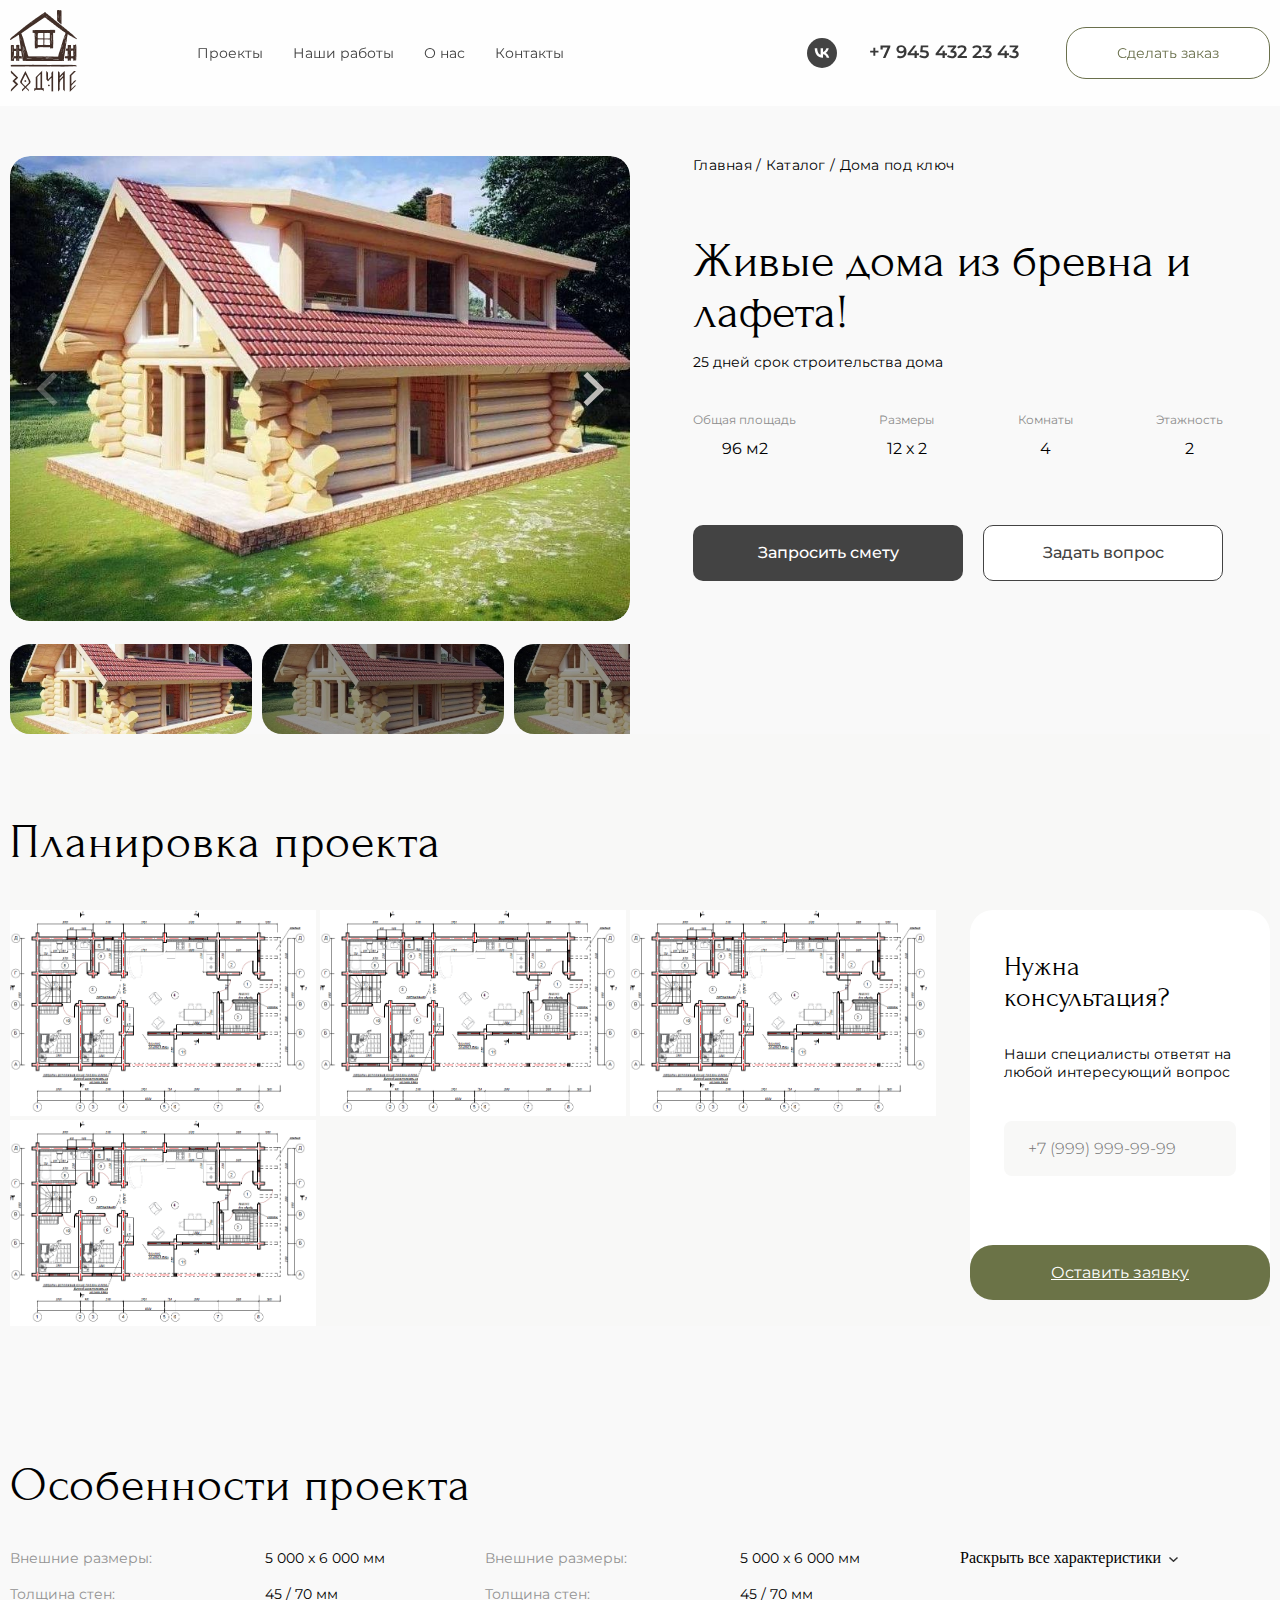
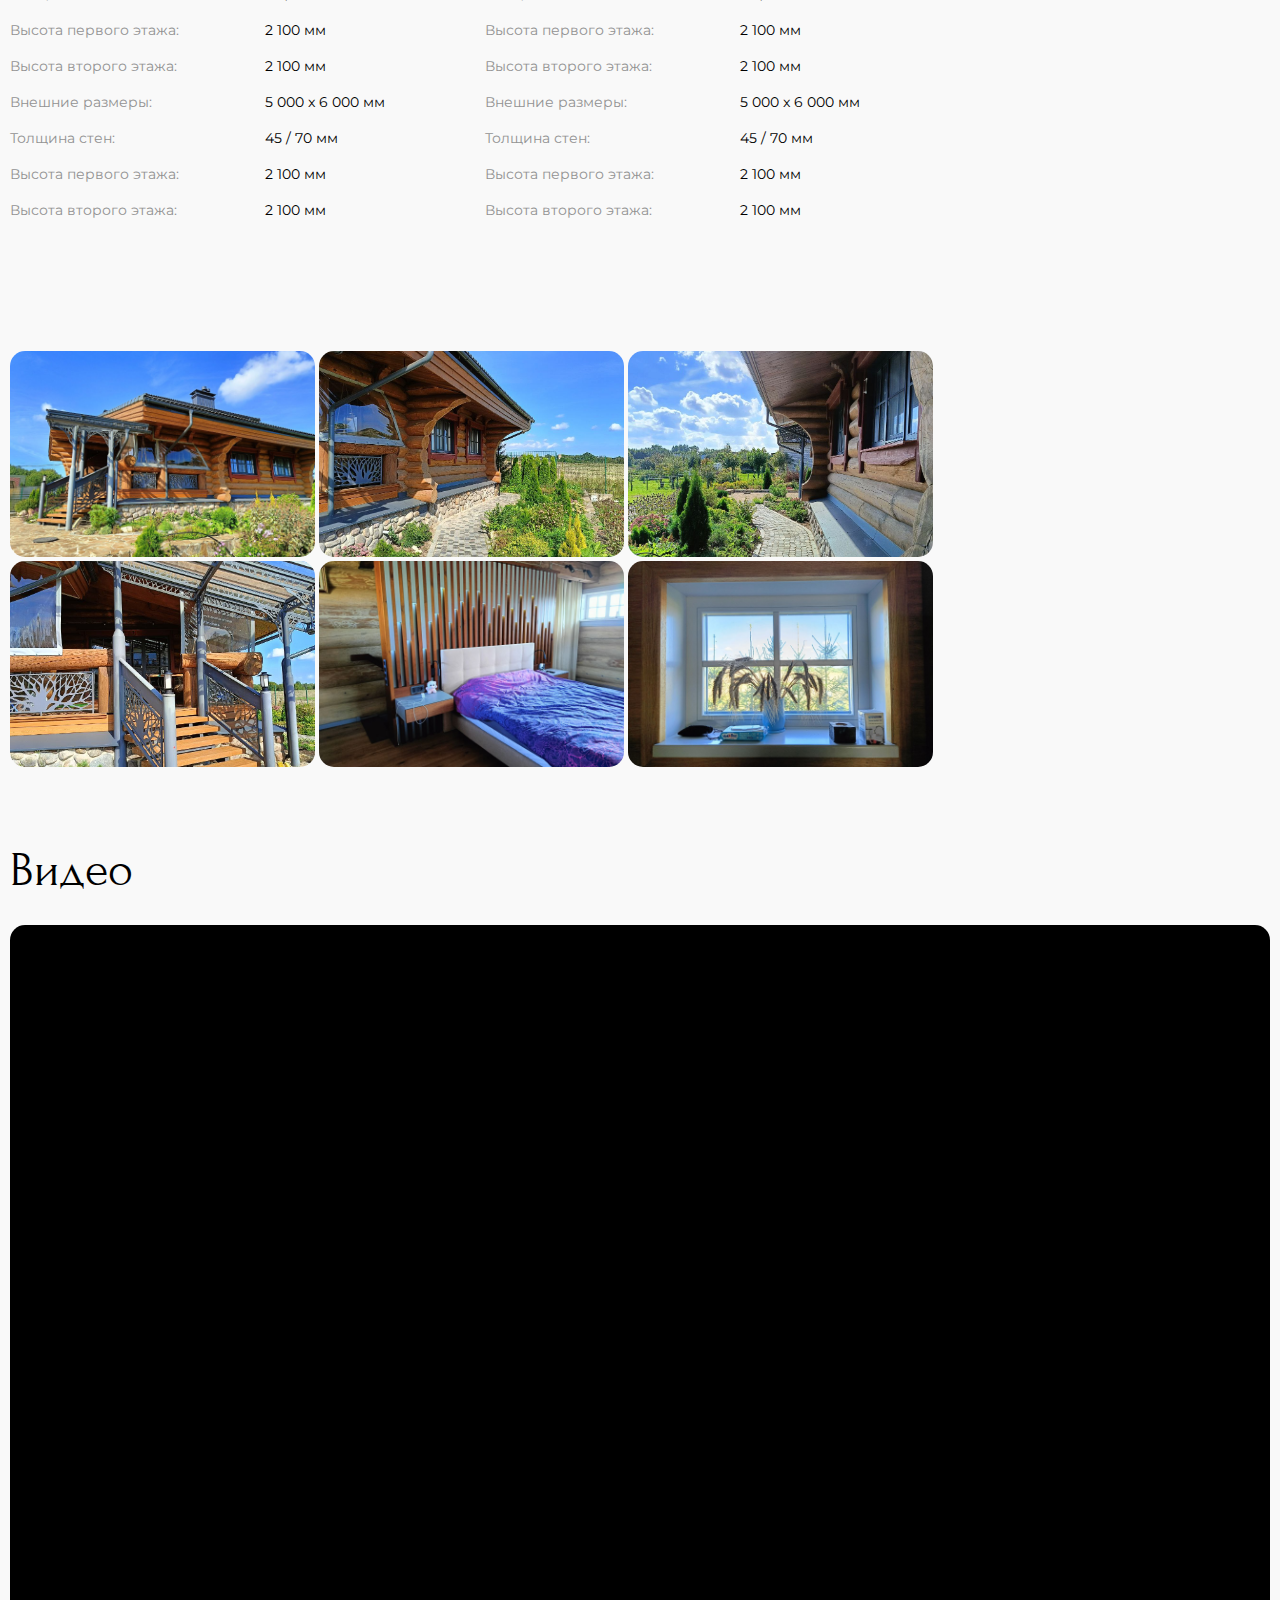
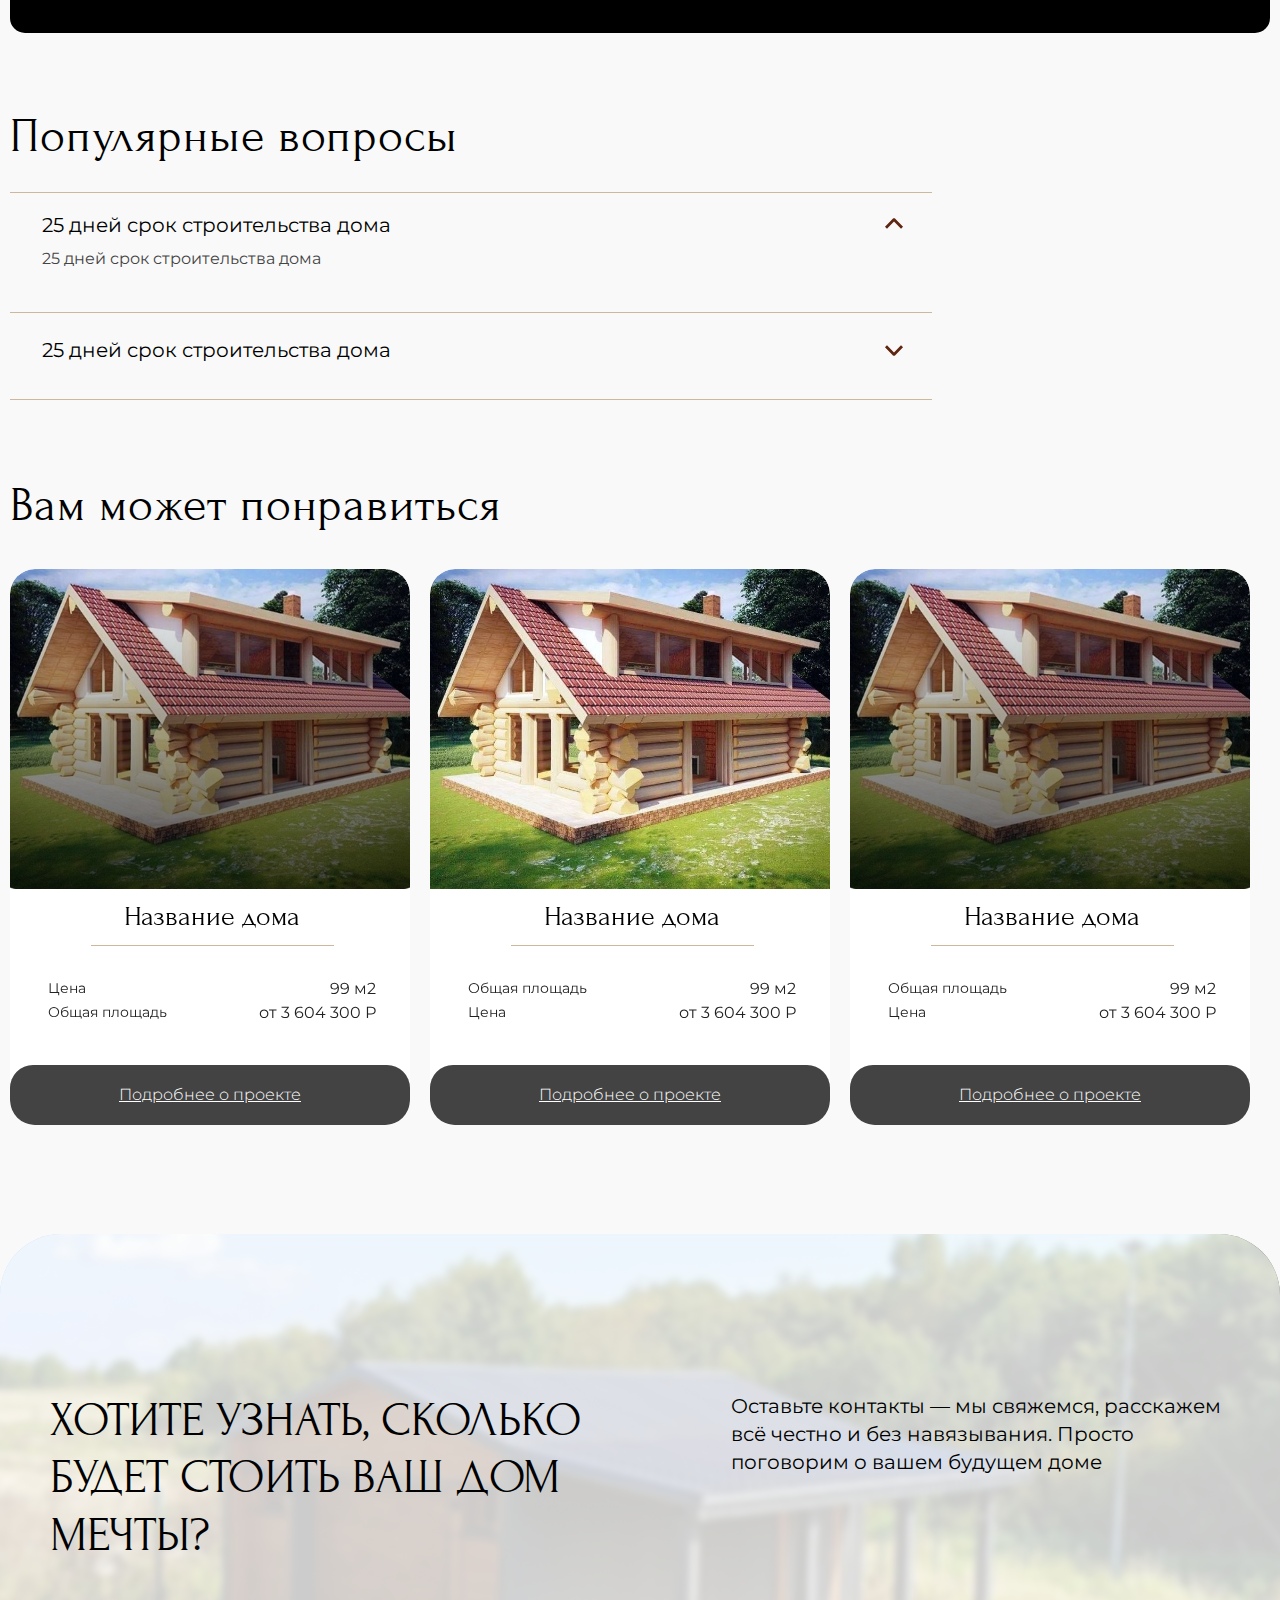
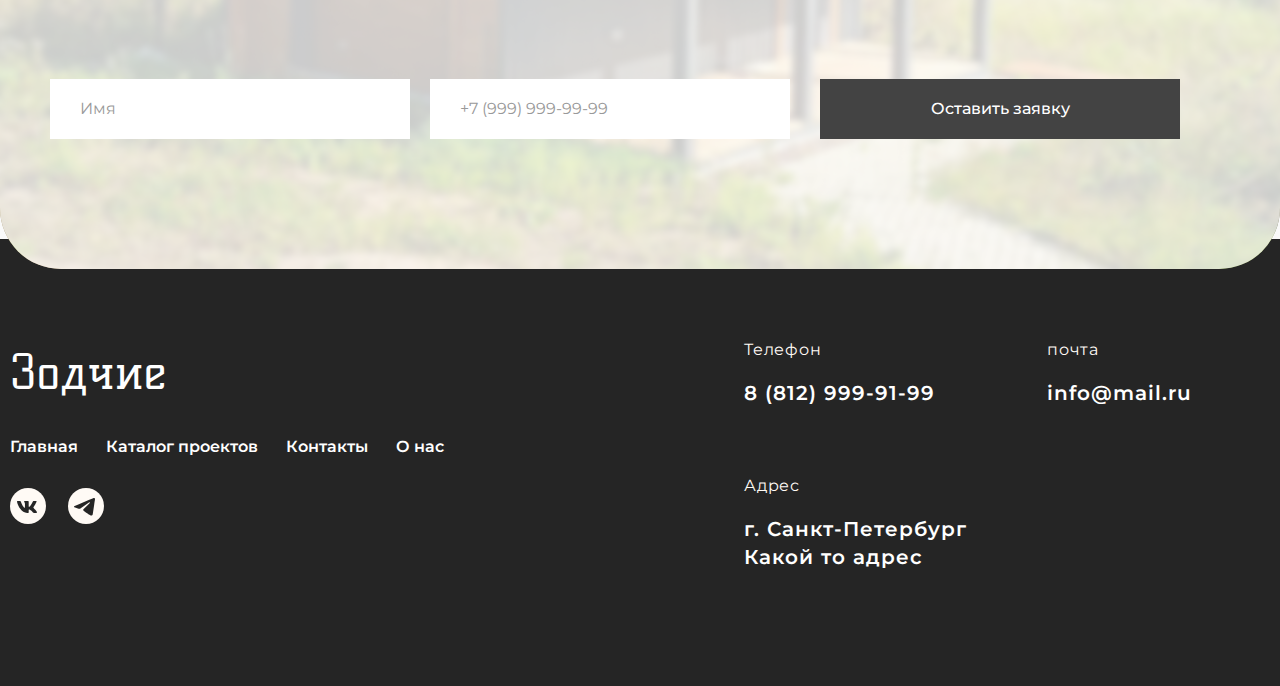
<file: project.html>
<!DOCTYPE html>
<html lang="en">
  <head>
    <meta charset="UTF-8" />
    <meta name="viewport" content="width=device-width, initial-scale=1.0, minimum-scale=1.0, maximum-scale=1.0">
    <link rel="stylesheet" href="css/style.css" />
    <link
      rel="stylesheet"
      href="https://cdn.jsdelivr.net/npm/swiper/swiper-bundle.min.css"
    />
    <title>Дома под ключ - Зодчие</title>
  </head>
  <body>

<div class="custom-modal modal-overlay" id="customModal">
  <div class="modal-content">
    <div class="modal-header only-mob">
      <div class="op0">
      <div class="modal-logo"><img src="assets/img/modal-logo.png" alt="modal-logo"></div>

      </div>
      <div class="modal-logo"><img src="assets/img/modal-logo.png" alt="modal-logo"></div>
      <div class="modal-close"><svg width="34" height="34" viewBox="0 0 34 34" fill="none" xmlns="http://www.w3.org/2000/svg">
        <path d="M26.9163 9.08084L24.9188 7.08334L16.9997 15.0025L9.08051 7.08334L7.08301 9.08084L15.0022 17L7.08301 24.9192L9.08051 26.9167L16.9997 18.9975L24.9188 26.9167L26.9163 24.9192L18.9972 17L26.9163 9.08084Z" fill="#434343" />
        </svg>
      </div>
    </div>
    <div class="modal-inner">
      <h2 class="modal-title">Остались вопросы или хотите обсудить проект?</h2>
      <p class="modal-text">Оставьте свои контакты — мы свяжемся с вами в ближайшее время и поможем на любом этапе.</p>
      <form class="modal-form-container">
        <input type="text" class="form-input" placeholder="Имя">
        <input type="tel" class="form-input" placeholder="+7 (999) 999-99-99">
        <button class="form-button" type="submit">Оставить заявку</button>
      </form>
      <p class="modal-note">
        Нажимая на кнопку вы соглашаетесь <br> с условиями политики конфиденциальности
      </p>
    </div>
  </div>
</div>

  <div class="header">
    <div class="container">
      <div class="header-left">
        <a class="header-logo" href="#">
          <img src="assets/img/logo.png" alt="logo">
        </a>
        <div class="header-nav">
          <a class="header-link" href="#">
            Проекты
          </a>
          <a class="header-link" href="#">
            Наши работы
          </a>
          <a class="header-link" href="#">
            О нас
          </a>
          <a class="header-link" href="#">
            Контакты
          </a>
        </div>
      </div>
      <div class="header-right">
        <a class="vk-icon" href="#">
          <svg width="16" height="10" viewBox="0 0 16 10" fill="none" xmlns="http://www.w3.org/2000/svg">
            <path d="M8.74009 9.71428C3.81772 9.71428 0.831308 6.17432 0.714294 0.285706H3.20734C3.28506 4.6113 5.18169 6.43974 6.63566 6.81666V0.285706H9.02479V4.02091C10.4272 3.85962 11.895 2.15954 12.3884 0.285706H14.74C14.3636 2.58988 12.7657 4.2826 11.6366 4.98301C12.7666 5.54929 14.5845 7.03319 15.2857 9.71428H12.701C12.1553 7.92206 10.8183 6.54105 9.02567 6.35259V9.71428H8.74009Z" fill="white" />
          </svg>
        </a>
        <a class="header-tel" href="tel:+79454322343">+7 945 432 23 43</a>
        <button class="header-btn" data-target="#customModal">
          Сделать заказ
        </button>
      </div>
      <div class="header-mob">
        <button class="header-burger">
          <svg width="37" height="37" viewBox="0 0 37 37" fill="none" xmlns="http://www.w3.org/2000/svg">
            <path d="M4.625 9.25H32.375V12.3333H4.625V9.25ZM4.625 16.9583H32.375V20.0417H4.625V16.9583ZM4.625 24.6667H32.375V27.75H4.625V24.6667Z" fill="#434343" />
          </svg>
        </button>
        <a href="#" class="header-logo">
          <img src="assets/img/logo.png" alt="logo">
        </a>
        <a class="vk-icon" href="#">
          <svg width="16" height="10" viewBox="0 0 16 10" fill="none" xmlns="http://www.w3.org/2000/svg">
            <path d="M8.74009 9.71428C3.81772 9.71428 0.831308 6.17432 0.714294 0.285706H3.20734C3.28506 4.6113 5.18169 6.43974 6.63566 6.81666V0.285706H9.02479V4.02091C10.4272 3.85962 11.895 2.15954 12.3884 0.285706H14.74C14.3636 2.58988 12.7657 4.2826 11.6366 4.98301C12.7666 5.54929 14.5845 7.03319 15.2857 9.71428H12.701C12.1553 7.92206 10.8183 6.54105 9.02567 6.35259V9.71428H8.74009Z" fill="white" />
          </svg>
        </a>
      </div>
    </div>
  </div>

  <div class="offcanvas-menu">
    <div class="offcanvas-header">
      <button class="offcanvas-close">
        <svg width="34" height="34" viewBox="0 0 34 34" fill="none" xmlns="http://www.w3.org/2000/svg">
          <path d="M26.9166 9.08084L24.9191 7.08334L17 15.0025L9.08081 7.08334L7.08331 9.08084L15.0025 17L7.08331 24.9192L9.08081 26.9167L17 18.9975L24.9191 26.9167L26.9166 24.9192L18.9975 17L26.9166 9.08084Z" fill="white" />
        </svg>
      </button>
      <img class="offcanvas-logo" src="assets/img/footer-logo.png" alt="logo">
      <div class="offcanvas-vk">
        <a class="vk-icon" href="#">
          <svg width="16" height="10" viewBox="0 0 16 10" fill="none" xmlns="http://www.w3.org/2000/svg">
            <path d="M8.74009 9.71428C3.81772 9.71428 0.831308 6.17432 0.714294 0.285706H3.20734C3.28506 4.6113 5.18169 6.43974 6.63566 6.81666V0.285706H9.02479V4.02091C10.4272 3.85962 11.895 2.15954 12.3884 0.285706H14.74C14.3636 2.58988 12.7657 4.2826 11.6366 4.98301C12.7666 5.54929 14.5845 7.03319 15.2857 9.71428H12.701C12.1553 7.92206 10.8183 6.54105 9.02567 6.35259V9.71428H8.74009Z" fill="#434343" />
          </svg>
        </a>
      </div>
    </div>

    <nav class="offcanvas-nav">
      <a href="#" class="active">Проекты</a>
      <a href="#">Наши работы</a>
      <a href="#">О нас</a>
      <a href="#">Контакты</a>
    </nav>
    <div class="offcanvas-bottom">
      <a class="offcanvas-phone" href="tel:+79454322343">+7 945 432 23 43</a>
      <button class="offcanvas-btn" data-target="#customModal">Сделать заказ</button>
    </div>
  </div>
  <div class="offcanvas-backdrop"></div>

    <main class="product">
      <div class="container">
        <div class="intro-breadcrumb only-mob">
              <a href="index.html">Главная / </a>
              <a href="#">Каталог</a> /
              <a href="project.html">Дома под ключ</a>
            </div>
        <!-- Product Detail Section -->
        <section class="product__detail">
          <div class="product__gallery">
            <!-- Main Gallery Swiper -->
            <div class="product__gallery-main">
              <div class="swiper productGalleryMain">
                <div class="swiper-wrapper">
                  <div class="swiper-slide">
                    <img
                      src="./assets/img/project-example-active.png"
                      alt="Дом из бревна"
                      class="product__gallery-image"
                    />
                  </div>
                  <div class="swiper-slide">
                    <img
                      src="./assets/img/project-example-active.png"
                      alt="Дом из бревна"
                      class="product__gallery-image"
                    />
                  </div>
                  <div class="swiper-slide">
                    <img
                      src="./assets/img/project-example-active.png"
                      alt="Дом из бревна"
                      class="product__gallery-image"
                    />
                  </div>
                  <div class="swiper-slide">
                    <img
                      src="./assets/img/project-example-active.png"
                      alt="Дом из бревна"
                      class="product__gallery-image"
                    />
                  </div>
                </div>
                <!-- Navigation arrows -->
                <div class="product__gallery-nav product__gallery-nav--prev">
                  <svg
                    width="21"
                    height="34"
                    viewBox="0 0 21 34"
                    fill="none"
                    xmlns="http://www.w3.org/2000/svg"
                  >
                    <path
                      fill-rule="evenodd"
                      clip-rule="evenodd"
                      d="M1.06842 15.104L16.6252 0.0186879L20.5137 3.78935L6.90117 16.9894L20.5137 30.1894L16.6252 33.96L1.06842 18.8747C0.552879 18.3746 0.263261 17.6965 0.263261 16.9894C0.263261 16.2823 0.552879 15.6041 1.06842 15.104Z"
                      fill="#FFFAF5"
                      fill-opacity="0.8"
                    />
                  </svg>
                </div>
                <div class="product__gallery-nav product__gallery-nav--next">
                  <svg
                    width="21"
                    height="34"
                    viewBox="0 0 21 34"
                    fill="none"
                    xmlns="http://www.w3.org/2000/svg"
                  >
                    <path
                      fill-rule="evenodd"
                      clip-rule="evenodd"
                      d="M19.9316 18.896L4.37483 33.9813L0.486328 30.2106L14.0988 17.0106L0.486328 3.81064L4.37483 0.039978L19.9316 15.1253C20.4471 15.6254 20.7367 16.3035 20.7367 17.0106C20.7367 17.7177 20.4471 18.3959 19.9316 18.896Z"
                      fill="#FFFAF5"
                      fill-opacity="0.8"
                    />
                  </svg>
                </div>
              </div>
            </div>

            <!-- Thumbnails Swiper -->
            <div class="product__gallery-thumbs">
              <div class="swiper productGalleryThumbs">
                <div class="swiper-wrapper">
                  <div class="swiper-slide">
                    <img
                      src="./assets/img/project-example-active.png"
                      alt="Дом из бревна"
                      class="product__gallery-thumb"
                    />
                  </div>
                  <div class="swiper-slide">
                    <img
                      src="./assets/img/project-example-active.png"
                      alt="Дом из бревна"
                      class="product__gallery-thumb"
                    />
                  </div>
                  <div class="swiper-slide">
                    <img
                      src="./assets/img/project-example-active.png"
                      alt="Дом из бревна"
                      class="product__gallery-thumb"
                    />
                  </div>
                  <div class="swiper-slide">
                    <img
                      src="./assets/img/project-example-active.png"
                      alt="Дом из бревна"
                      class="product__gallery-thumb"
                    />
                  </div>
                </div>
              </div>
            </div>
          </div>

          <!-- Gallery Popup Modal -->
          <div class="product__gallery-popup" id="galleryPopup">
            <div class="product__gallery-popup-overlay"></div>
            <div class="product__gallery-popup-content">
              <button class="product__gallery-popup-close">&times;</button>
              <div class="swiper productGalleryPopup">
                <div class="swiper-wrapper">
                  <div class="swiper-slide">
                    <img
                      src="./assets/img/project-example-active.png"
                      alt="Дом из бревна"
                      class="product__gallery-popup-image"
                    />
                  </div>
                  <div class="swiper-slide">
                    <img
                      src="./assets/img/project-example-active.png"
                      alt="Дом из бревна"
                      class="product__gallery-popup-image"
                    />
                  </div>
                  <div class="swiper-slide">
                    <img
                      src="./assets/img/project-example-active.png"
                      alt="Дом из бревна"
                      class="product__gallery-popup-image"
                    />
                  </div>
                  <div class="swiper-slide">
                    <img
                      src="./assets/img/project-example-active.png"
                      alt="Дом из бревна"
                      class="product__gallery-popup-image"
                    />
                  </div>
                </div>
                <!-- Navigation arrows for popup -->
                <div
                  class="product__gallery-popup-nav product__gallery-popup-nav--prev"
                >
                  <svg
                    width="21"
                    height="34"
                    viewBox="0 0 21 34"
                    fill="none"
                    xmlns="http://www.w3.org/2000/svg"
                  >
                    <path
                      fill-rule="evenodd"
                      clip-rule="evenodd"
                      d="M1.06842 15.104L16.6252 0.0186879L20.5137 3.78935L6.90117 16.9894L20.5137 30.1894L16.6252 33.96L1.06842 18.8747C0.552879 18.3746 0.263261 17.6965 0.263261 16.9894C0.263261 16.2823 0.552879 15.6041 1.06842 15.104Z"
                      fill="#FFFAF5"
                      fill-opacity="0.8"
                    />
                  </svg>
                </div>
                <div
                  class="product__gallery-popup-nav product__gallery-popup-nav--next"
                >
                  <svg
                    width="21"
                    height="34"
                    viewBox="0 0 21 34"
                    fill="none"
                    xmlns="http://www.w3.org/2000/svg"
                  >
                    <path
                      fill-rule="evenodd"
                      clip-rule="evenodd"
                      d="M19.9316 18.896L4.37483 33.9813L0.486328 30.2106L14.0988 17.0106L0.486328 3.81064L4.37483 0.039978L19.9316 15.1253C20.4471 15.6254 20.7367 16.3035 20.7367 17.0106C20.7367 17.7177 20.4471 18.3959 19.9316 18.896Z"
                      fill="#FFFAF5"
                      fill-opacity="0.8"
                    />
                  </svg>
                </div>
              </div>
            </div>
          </div>

          <div class="product__info-wrapper">
            <div class="intro-breadcrumb only-pc">
              <a href="index.html">Главная / </a>
              <a href="#">Каталог</a> /
              <a href="project.html">Дома под ключ</a>
            </div>
            <div class="product__info">
              <h1 class="product__title">Живые дома из бревна и лафета!</h1>
              <p class="product__subtitle">25 дней срок строительства дома</p>

              <div class="product__specs">
                <div class="product__specs-item">
                  <span class="product__specs-label">Общая площадь</span>
                  <span class="product__specs-value">96 м2</span>
                </div>
                <div class="product__specs-item">
                  <span class="product__specs-label">Размеры</span>
                  <span class="product__specs-value">12 х 2</span>
                </div>
                <div class="product__specs-item">
                  <span class="product__specs-label">Комнаты</span>
                  <span class="product__specs-value">4</span>
                </div>
                <div class="product__specs-item">
                  <span class="product__specs-label">Этажность</span>
                  <span class="product__specs-value">2</span>
                </div>
              </div>

              <div class="product__actions">
                <button class="product__btn product__btn--primary">
                  Запросить смету
                </button>
                <button class="product__btn product__btn--secondary">
                  Задать вопрос
                </button>
              </div>
            </div>
          </div>
        </section>

        <!-- Project Plan Section Fragment -->
        <section class="project-plan">
          <h2 class="section-title">Планировка проекта</h2>
          <div class="project-plan__content">
            <div class="project-plan__images">
              <img
                src="assets/img/plan.png"
                alt="Планировка 1"
                class="project-plan__image"
              />
              <img
                src="assets/img/plan.png"
                alt="Планировка 2"
                class="project-plan__image"
              />
              <img
                src="assets/img/plan.png"
                alt="Планировка 3"
                class="project-plan__image"
              />
              <img
                src="assets/img/plan.png"
                alt="Планировка 4"
                class="project-plan__image"
              />
            </div>
            <aside class="project-plan__consult">
              <div class="project-plan__consult-inner">
                <div class="project-plan__consult-title">
                  Нужна консультация?
                </div>
                <div class="project-plan__consult-desc">
                  Наши специалисты ответят на любой интересующий вопрос
                </div>
                <input
                  type="tel"
                  class="project-plan__consult-input"
                  placeholder="+7 (999) 999-99-99"
                />
                <button class="project-plan__consult-btn">
                  Оставить заявку
                </button>
              </div>
            </aside>
          </div>
        </section>

        <!-- Особенности проекта fragment -->
        <section class="project-features">
          <h2 class="section-title">Особенности проекта</h2>
          <div class="project-features__content">
            <div class="project-features__columns">
              <div class="project-features__column">
                <div class="project-features__item">
                  <span class="project-features__label">Внешние размеры:</span>
                  <span class="project-features__value">5 000 x 6 000 мм</span>
                </div>
                <div class="project-features__item">
                  <span class="project-features__label">Толщина стен:</span>
                  <span class="project-features__value">45 / 70 мм</span>
                </div>
                <div class="project-features__item">
                  <span class="project-features__label"
                    >Высота первого этажа:</span
                  >
                  <span class="project-features__value">2 100 мм</span>
                </div>
                <div class="project-features__item">
                  <span class="project-features__label"
                    >Высота второго этажа:</span
                  >
                  <span class="project-features__value">2 100 мм</span>
                </div>
                <div class="project-features__item">
                  <span class="project-features__label">Внешние размеры:</span>
                  <span class="project-features__value">5 000 x 6 000 мм</span>
                </div>
                <div class="project-features__item">
                  <span class="project-features__label">Толщина стен:</span>
                  <span class="project-features__value">45 / 70 мм</span>
                </div>
                <div class="project-features__item">
                  <span class="project-features__label"
                    >Высота первого этажа:</span
                  >
                  <span class="project-features__value">2 100 мм</span>
                </div>
                
                <div class="project-features__item">
                  <span class="project-features__label"
                    >Высота второго этажа:</span
                  >
                  <span class="project-features__value">2 100 мм</span>
                </div>
              </div>
              <div class="project-features__column">
                <div class="project-features__item">
                  <span class="project-features__label">Внешние размеры:</span>
                  <span class="project-features__value">5 000 x 6 000 мм</span>
                </div>
                <div class="project-features__item">
                  <span class="project-features__label">Толщина стен:</span>
                  <span class="project-features__value">45 / 70 мм</span>
                </div>
                <div class="project-features__item">
                  <span class="project-features__label"
                    >Высота первого этажа:</span
                  >
                  <span class="project-features__value">2 100 мм</span>
                </div>
                <div class="project-features__item">
                  <span class="project-features__label"
                    >Высота второго этажа:</span
                  >
                  <span class="project-features__value">2 100 мм</span>
                </div>
                <div class="project-features__item">
                  <span class="project-features__label">Внешние размеры:</span>
                  <span class="project-features__value">5 000 x 6 000 мм</span>
                </div>
                <div class="project-features__item">
                  <span class="project-features__label">Толщина стен:</span>
                  <span class="project-features__value">45 / 70 мм</span>
                </div>
                <div class="project-features__item">
                  <span class="project-features__label"
                    >Высота первого этажа:</span
                  >
                  <span class="project-features__value">2 100 мм</span>
                </div>
                <div class="project-features__item">
                  <span class="project-features__label"
                    >Высота второго этажа:</span
                  >
                  <span class="project-features__value">2 100 мм</span>
                </div>
              </div>
              <a class="show-more-btn" id="showMoreBtn">Раскрыть все характеристики
                <span>
                  <svg width="17" height="8" viewBox="0 0 17 8" fill="none" xmlns="http://www.w3.org/2000/svg">
  <g clip-path="url(#clip0_136_278)">
    <path fill-rule="evenodd" clip-rule="evenodd" d="M7.99626 6.77137L3.98922 3.00004L4.9908 2.05737L8.49705 5.35737L12.0033 2.05737L13.0049 3.00004L8.99784 6.77137C8.86501 6.89635 8.68487 6.96656 8.49705 6.96656C8.30923 6.96656 8.12909 6.89635 7.99626 6.77137Z" fill="black" fill-opacity="0.8" />
  </g>
  <defs>
    <clipPath id="clip0_136_278">
      <rect width="8" height="17" fill="white" transform="translate(17) rotate(90)" />
    </clipPath>
  </defs>
                  </svg>
                </span>
              </a>
            </div>
            <div class="project-features__gallery">
              <img
                src="assets/img/features-1.png"
                alt="Фото 1"
                class="project-features__gallery-img"
              />
              <img
                src="assets/img/features-2.png"
                alt="Фото 2"
                class="project-features__gallery-img"
              />
              <img
                src="assets/img/features-3.png"
                alt="Фото 3"
                class="project-features__gallery-img"
              />
              <img
                src="assets/img/features-4.png"
                alt="Фото 4"
                class="project-features__gallery-img"
              />
              <img
                src="assets/img/features-5.png"
                alt="Фото 5"
                class="project-features__gallery-img"
              />
              <img
                src="assets/img/features-6.png"
                alt="Фото 6"
                class="project-features__gallery-img"
              />
            </div>
          </div>
        </section>
        <!-- END Особенности проекта fragment -->

        <!-- Видео section fragment -->
        <section class="project-video">
          <h2 class="section-title">Видео</h2>
          <div class="project-video__iframe-container">
            <iframe
              width="1260"
              height="530"
              src="https://www.youtube.com/embed/sCvFxKqLRig?start=748"
              title="YouTube video player"
              frameborder="0"
              allow="accelerometer; autoplay; clipboard-write; encrypted-media; gyroscope; picture-in-picture; web-share"
              allowfullscreen
            ></iframe>
          </div>
        </section>
        <!-- END Видео section fragment -->

        <!-- FAQ section fragment -->
        <section class="faq">
          <h2 class="section-title">Популярные вопросы</h2>
          <div class="faq__list">
            <div class="faq__item faq__item--open">
              <div class="faq__question">
                <span>25 дней срок строительства дома</span>
                <span class="faq__arrow faq__arrow--up">
                  <svg
                    width="34"
                    height="17"
                    viewBox="0 0 34 17"
                    fill="none"
                    xmlns="http://www.w3.org/2000/svg"
                  >
                    <g clip-path="url(#clip0_29_2952)">
                      <path
                        fill-rule="evenodd"
                        clip-rule="evenodd"
                        d="M18.0075 2.61092L26.0216 10.625L24.0184 12.6282L17.0059 5.61567L9.9934 12.6282L7.99023 10.625L16.0043 2.61092C16.27 2.34534 16.6303 2.19614 17.0059 2.19614C17.3815 2.19614 17.7418 2.34534 18.0075 2.61092Z"
                        fill="#5E2511"
                      />
                    </g>
                    <defs>
                      <clipPath id="clip0_29_2952">
                        <rect
                          width="17"
                          height="34"
                          fill="white"
                          transform="translate(0 17) rotate(-90)"
                        />
                      </clipPath>
                    </defs>
                  </svg>
                </span>
              </div>
              <div class="faq__answer">25 дней срок строительства дома</div>
            </div>
            <div class="faq__item">
              <div class="faq__question">
                <span>25 дней срок строительства дома</span>
                <span class="faq__arrow faq__arrow--down">
                  <svg
                    width="34"
                    height="17"
                    viewBox="0 0 34 17"
                    fill="none"
                    xmlns="http://www.w3.org/2000/svg"
                  >
                    <g clip-path="url(#clip0_29_2956)">
                      <path
                        fill-rule="evenodd"
                        clip-rule="evenodd"
                        d="M15.9925 14.3891L7.97843 6.37499L9.9816 4.37183L16.9941 11.3843L24.0066 4.37183L26.0098 6.37499L17.9957 14.3891C17.73 14.6547 17.3697 14.8039 16.9941 14.8039C16.6185 14.8039 16.2582 14.6547 15.9925 14.3891Z"
                        fill="#5E2511"
                      />
                    </g>
                    <defs>
                      <clipPath id="clip0_29_2956">
                        <rect
                          width="17"
                          height="34"
                          fill="white"
                          transform="translate(34) rotate(90)"
                        />
                      </clipPath>
                    </defs>
                  </svg>
                </span>
              </div>
              <div class="faq__answer">25 дней срок строительства дома</div>
            </div>
          </div>
        </section>
        <!-- END FAQ section fragment -->

        <!-- Recommendations section fragment -->
        <section class="recommendations">
          <h2 class="section-title">Вам может понравиться</h2>
          <div class="swiper recommendationsSwiper">
            <div class="swiper-wrapper recommendations__list">
              <div class="swiper-slide recommendations__card">
                <img
                  src="assets/img/project-example.png"
                  alt="Дом"
                  class="recommendations__image"
                />
                <div class="recommendations__content">
                  <div class="recommendations__title">Название дома</div>
                  <div class="recommendations__separator"></div>
                  <div class="recommendations__features">
                    <div class="recommendations__feature-row">
                      <span class="recommendations__feature-label">Цена</span>
                      <span class="recommendations__feature-value">99 м2</span>
                    </div>
                    <div class="recommendations__feature-row">
                      <span class="recommendations__feature-label"
                        >Общая площадь</span
                      >
                      <span class="recommendations__feature-value"
                        >от 3 604 300 Р</span
                      >
                    </div>
                  </div>
                  <button class="recommendations__button">
                    Подробнее о проекте
                  </button>
                </div>
              </div>
              <div class="swiper-slide recommendations__card">
                <img
                  src="assets/img/project-example-active.png"
                  alt="Дом"
                  class="recommendations__image"
                />
                <div class="recommendations__content">
                  <div class="recommendations__title">Название дома</div>
                  <div class="recommendations__separator"></div>
                  <div class="recommendations__features">
                    <div class="recommendations__feature-row">
                      <span class="recommendations__feature-label"
                        >Общая площадь</span
                      >
                      <span class="recommendations__feature-value">99 м2</span>
                    </div>
                    <div class="recommendations__feature-row">
                      <span class="recommendations__feature-label">Цена</span>
                      <span class="recommendations__feature-value"
                        >от 3 604 300 Р</span
                      >
                    </div>
                  </div>
                  <button class="recommendations__button">
                    Подробнее о проекте
                  </button>
                </div>
              </div>
              <div class="swiper-slide recommendations__card">
                <img
                  src="assets/img/project-example.png"
                  alt="Дом"
                  class="recommendations__image"
                />
                <div class="recommendations__content">
                  <div class="recommendations__title">Название дома</div>
                  <div class="recommendations__separator"></div>
                  <div class="recommendations__features">
                    <div class="recommendations__feature-row">
                      <span class="recommendations__feature-label"
                        >Общая площадь</span
                      >
                      <span class="recommendations__feature-value">99 м2</span>
                    </div>
                    <div class="recommendations__feature-row">
                      <span class="recommendations__feature-label">Цена</span>
                      <span class="recommendations__feature-value"
                        >от 3 604 300 Р</span
                      >
                    </div>
                  </div>
                  <button class="recommendations__button">
                    Подробнее о проекте
                  </button>
                </div>
              </div>
              <!-- Duplicate for demo -->
              <div class="swiper-slide recommendations__card">
                <img
                  src="assets/img/project-example-active.png"
                  alt="Дом"
                  class="recommendations__image"
                />
                <div class="recommendations__content">
                  <div class="recommendations__title">Название дома</div>
                  <div class="recommendations__separator"></div>
                  <div class="recommendations__features">
                    <div class="recommendations__feature-row">
                      <span class="recommendations__feature-label"
                        >Общая площадь</span
                      >
                      <span class="recommendations__feature-value">99 м2</span>
                    </div>
                    <div class="recommendations__feature-row">
                      <span class="recommendations__feature-label">Цена</span>
                      <span class="recommendations__feature-value"
                        >от 3 604 300 Р</span
                      >
                    </div>
                  </div>
                  <button class="recommendations__button">
                    Подробнее о проекте
                  </button>
                </div>
              </div>
              <div class="swiper-slide recommendations__card">
                <img
                  src="assets/img/project-example.png"
                  alt="Дом"
                  class="recommendations__image"
                />
                <div class="recommendations__content">
                  <div class="recommendations__title">Название дома</div>
                  <div class="recommendations__separator"></div>
                  <div class="recommendations__features">
                    <div class="recommendations__feature-row">
                      <span class="recommendations__feature-label"
                        >Общая площадь</span
                      >
                      <span class="recommendations__feature-value">99 м2</span>
                    </div>
                    <div class="recommendations__feature-row">
                      <span class="recommendations__feature-label">Цена</span>
                      <span class="recommendations__feature-value"
                        >от 3 604 300 Р</span
                      >
                    </div>
                  </div>
                  <button class="recommendations__button">
                    Подробнее о проекте
                  </button>
                </div>
              </div>
            </div>
          </div>
          <div class="recommendations-container">
            <div class="recommendations__card">
                <img
                  src="assets/img/project-example.png"
                  alt="Дом"
                  class="recommendations__image"
                />
                <div class="recommendations__content">
                  <div class="recommendations__title">Название дома</div>
                  <div class="recommendations__separator"></div>
                  <div class="recommendations__features">
                    <div class="recommendations__feature-row">
                      <span class="recommendations__feature-label">Цена</span>
                      <span class="recommendations__feature-value">99 м2</span>
                    </div>
                    <div class="recommendations__feature-row">
                      <span class="recommendations__feature-label"
                        >Общая площадь</span
                      >
                      <span class="recommendations__feature-value"
                        >от 3 604 300 Р</span
                      >
                    </div>
                  </div>
                  <button class="recommendations__button">
                    Подробнее о проекте
                  </button>
                </div>
            </div>
            <div class="recommendations__card">
                <img
                  src="assets/img/project-example.png"
                  alt="Дом"
                  class="recommendations__image"
                />
                <div class="recommendations__content">
                  <div class="recommendations__title">Название дома</div>
                  <div class="recommendations__separator"></div>
                  <div class="recommendations__features">
                    <div class="recommendations__feature-row">
                      <span class="recommendations__feature-label">Цена</span>
                      <span class="recommendations__feature-value">99 м2</span>
                    </div>
                    <div class="recommendations__feature-row">
                      <span class="recommendations__feature-label"
                        >Общая площадь</span
                      >
                      <span class="recommendations__feature-value"
                        >от 3 604 300 Р</span
                      >
                    </div>
                  </div>
                  <button class="recommendations__button">
                    Подробнее о проекте
                  </button>
                </div>
            </div>
            <div class="recommendations__card">
                <img
                  src="assets/img/project-example.png"
                  alt="Дом"
                  class="recommendations__image"
                />
                <div class="recommendations__content">
                  <div class="recommendations__title">Название дома</div>
                  <div class="recommendations__separator"></div>
                  <div class="recommendations__features">
                    <div class="recommendations__feature-row">
                      <span class="recommendations__feature-label">Цена</span>
                      <span class="recommendations__feature-value">99 м2</span>
                    </div>
                    <div class="recommendations__feature-row">
                      <span class="recommendations__feature-label"
                        >Общая площадь</span
                      >
                      <span class="recommendations__feature-value"
                        >от 3 604 300 Р</span
                      >
                    </div>
                  </div>
                  <button class="recommendations__button">
                    Подробнее о проекте
                  </button>
                </div>
            </div>
            
          </div>
        </section>
        <!-- END Recommendations section fragment -->

        <!-- Contact section fragment -->
        <section class="contact-section only-pc">
          <div class="contact-section__overlay"></div>
          <div class="contact-section__content">
            <div class="contact-section__text">
              <h2 class="contact-section__title">
                ХОТИТЕ УЗНАТЬ, СКОЛЬКО БУДЕТ СТОИТЬ ВАШ ДОМ МЕЧТЫ?
              </h2>
              <p class="contact-section__info">
                Оставьте контакты — мы свяжемся, расскажем всё честно и без
                навязывания. Просто поговорим о вашем будущем доме
              </p>
            </div>
            <div class="contact-section__form">
              <input
                type="text"
                class="contact-section__input"
                placeholder="Имя"
              />
              <input
                type="tel"
                class="contact-section__input"
                placeholder="+7 (999) 999-99-99"
              />
              <button class="contact-section__button">Оставить заявку</button>
            </div>
          </div>
        </section>

        
        <section class="about-zayavka pr-zayavka only-mob">
    <img src="assets/img/ab-zayavka-home.png" alt="home" class="ab-zayavka-home only-pc">
    <div class="container">
      <div class="about-zayavka-container">
        <h2 class="section-title about-zayavka-title">Хотите узнать, сколько будет стоить ваш дом мечты?</h2>
        <p class="section-text about-zayavka-text">Оставьте контакты — мы свяжемся, расскажем всё честно и без навязываний. Просто поговорим о вашем будущем доме </p>
      </div>
      <form class="zayavka-form-container">
        <input type="text" class="form-input" placeholder="Имя">
        <input type="tel" class="form-input" placeholder="+7 (999) 999-99-99">
        <button class="form-button" type="submit">Оставить заявку</button>
      </form>
    </div>
    <img src="assets/img/ab-zayavkahome-bg.png" alt="home" class="ab-zayavka-home only-mob">
        </section>  
        <!-- END Contact section fragment -->
      </div>
    </main>

      <footer class="footer pr-footer">
    <div class="container">
      <div class="footer-left">
        <a class="footer-logo" href="#">
          <span>Зодчие</span>
          <img src="assets/img/footer-logo.png" alt="footer-logo" class="only-mob">
        </a>
        <div class="footer-nav">
          <a class="footer-link" href="#">
            Главная
          </a>
          <a class="footer-link" href="#">
            Каталог проектов
          </a>
          <a class="footer-link" href="#">
            Контакты
          </a>
          <a class="footer-link" href="#">
            О нас
          </a>
        </div>
        <div class="footer-social">
          <a class="footer-social-link" href="#">
            <svg width="24" height="24" viewBox="0 0 24 24" fill="none" xmlns="http://www.w3.org/2000/svg">
              <path d="M20.1963 18.999H18.0065C17.1783 18.999 16.9288 18.3216 15.4443 16.8212C14.1469 15.5584 13.5989 15.4014 13.2707 15.4014C12.8168 15.4014 12.693 15.5274 12.693 16.1583V18.1471C12.693 18.685 12.5203 19 11.1288 19C9.77893 18.9084 8.46987 18.4942 7.3095 17.7916C6.14913 17.0889 5.17065 16.1179 4.45465 14.9584C2.75457 12.8214 1.57166 10.3131 1 7.63323C1 7.30177 1.12475 7.00132 1.75043 7.00132H3.93837C4.50071 7.00132 4.70319 7.25428 4.92391 7.8387C5.98621 10.9964 7.79894 13.7431 8.53498 13.7431C8.81711 13.7431 8.93994 13.6171 8.93994 12.9066V9.65401C8.84685 8.17017 8.06668 8.04514 8.06668 7.50821C8.07655 7.36655 8.14071 7.23436 8.24553 7.13971C8.35035 7.04506 8.48758 6.99542 8.62806 7.00132H12.0674C12.5376 7.00132 12.693 7.2378 12.693 7.80575V12.1962C12.693 12.6702 12.8946 12.8272 13.0366 12.8272C13.3187 12.8272 13.5356 12.6702 14.0528 12.1487C15.1615 10.7831 16.0673 9.26165 16.7417 7.63226C16.8107 7.43663 16.9412 7.26918 17.1133 7.15543C17.2853 7.04169 17.4895 6.98791 17.6946 7.00228H19.8835C20.5399 7.00228 20.679 7.33375 20.5399 7.80672C19.7438 9.6079 18.7587 11.3176 17.6015 12.9066C17.3654 13.2701 17.2714 13.4591 17.6015 13.8855C17.8184 14.217 18.5861 14.8644 19.1014 15.4799C19.8518 16.2358 20.4746 17.1101 20.9458 18.0676C21.1339 18.684 20.8211 18.999 20.1963 18.999Z" fill="#252525" />
            </svg>
          </a>
          <a class="footer-social-link" href="#">
            <svg width="24" height="24" viewBox="0 0 24 24" fill="none" xmlns="http://www.w3.org/2000/svg">
              <path d="M19.2101 4.15451C19.2101 4.15451 21.1526 3.39701 20.9901 5.23651C20.9366 5.99401 20.4511 8.64551 20.0731 11.513L18.7781 20.008C18.7781 20.008 18.6701 21.2525 17.6986 21.469C16.7276 21.685 15.2706 20.7115 15.0006 20.495C14.7846 20.3325 10.9536 17.8975 9.60465 16.7075C9.22665 16.3825 8.79465 15.7335 9.65865 14.976L15.3246 9.56501C15.9721 8.91501 16.6196 7.40001 13.9216 9.24001L6.36665 14.38C6.36665 14.38 5.50315 14.9215 3.88465 14.4345L0.376647 13.352C0.376647 13.352 -0.918353 12.5405 1.29415 11.729C6.69065 9.18601 13.3281 6.58901 19.2096 4.15401" fill="#252525" />
            </svg>
          </a>
        </div>
      </div>
      <div class="footer-right">
        <div class="footer-block">
          <div class="footer-text">Телефон</div>
          <div class="footer-title">8 (812) 999-91-99</div>
        </div>
        <div class="footer-block">
          <div class="footer-text">почта</div>
          <div class="footer-title">info@mail.ru</div>
        </div>
        <div class="footer-block">
          <div class="footer-text">Адрес</div>
          <div class="footer-title">г. Санкт-Петербург <br>
          Какой то адрес</div>
        </div>
      </div>
    </div>
    <div class="footer-policy only-mob">
      <div class="container">
        <div class="policy-text">© 2025</div>
        <div class="policy-text">Политика конфиденциальности</div>
      </div>
    </div>
  </footer>

    <script src="https://cdn.jsdelivr.net/npm/swiper/swiper-bundle.min.js"></script>
      <script src="js/app.js"></script>

    <script>
      document.addEventListener("DOMContentLoaded", function () {
        const productGalleryThumbs = new Swiper(".productGalleryThumbs", {
          spaceBetween: 10,
          slidesPerView: 4,
          freeMode: true,
          watchSlidesProgress: true,
          breakpoints: {
            768: {
              slidesPerView: 2.5,
            },
            480: {
              slidesPerView: 2.5,
            },
            0: {
              slidesPerView: 2.5,
            },
          },
        });

        const productGalleryMain = new Swiper(".productGalleryMain", {
          spaceBetween: 10,
          navigation: {
            nextEl: ".product__gallery-nav--next",
            prevEl: ".product__gallery-nav--prev",
          },
          thumbs: {
            swiper: productGalleryThumbs,
          },
          loop: false,
          effect: "slide",
          speed: 300,
        });

        const productGalleryPopup = new Swiper(".productGalleryPopup", {
          spaceBetween: 0,
          navigation: {
            nextEl: ".product__gallery-popup-nav--next",
            prevEl: ".product__gallery-popup-nav--prev",
          },
          loop: false,
          effect: "slide",
          speed: 300,
          keyboard: {
            enabled: true,
          },
        });

        function updateMainGalleryArrows() {
          const prevBtn = document.querySelector(".product__gallery-nav--prev");
          const nextBtn = document.querySelector(".product__gallery-nav--next");

          if (productGalleryMain.isBeginning) {
            prevBtn.classList.add("swiper-button-disabled");
          } else {
            prevBtn.classList.remove("swiper-button-disabled");
          }

          if (productGalleryMain.isEnd) {
            nextBtn.classList.add("swiper-button-disabled");
          } else {
            nextBtn.classList.remove("swiper-button-disabled");
          }
        }

        function updatePopupGalleryArrows() {
          const prevBtn = document.querySelector(
            ".product__gallery-popup-nav--prev"
          );
          const nextBtn = document.querySelector(
            ".product__gallery-popup-nav--next"
          );

          if (productGalleryPopup.isBeginning) {
            prevBtn.classList.add("swiper-button-disabled");
          } else {
            prevBtn.classList.remove("swiper-button-disabled");
          }

          if (productGalleryPopup.isEnd) {
            nextBtn.classList.add("swiper-button-disabled");
          } else {
            nextBtn.classList.remove("swiper-button-disabled");
          }
        }

        updateMainGalleryArrows();
        updatePopupGalleryArrows();

        productGalleryMain.on("slideChange", function () {
          updateMainGalleryArrows();
        });

        productGalleryPopup.on("slideChange", function () {
          updatePopupGalleryArrows();
        });

        const galleryPopup = document.getElementById("galleryPopup");
        const galleryImages = document.querySelectorAll(
          ".product__gallery-image"
        );
        const popupClose = document.querySelector(
          ".product__gallery-popup-close"
        );
        const popupOverlay = document.querySelector(
          ".product__gallery-popup-overlay"
        );

        productGalleryMain.on("slideChange", function () {
          if (galleryPopup.classList.contains("active")) {
            productGalleryPopup.slideTo(productGalleryMain.realIndex, 0);
          }
        });

        function closePopup() {
          galleryPopup.classList.remove("active");
          document.body.style.overflow = "";
        }

        popupClose.addEventListener("click", closePopup);
        popupOverlay.addEventListener("click", closePopup);

        document.addEventListener("keydown", function (e) {
          if (e.key === "Escape" && galleryPopup.classList.contains("active")) {
            closePopup();
          }
        });

        productGalleryPopup.on("slideChange", function () {
          productGalleryMain.slideTo(productGalleryPopup.realIndex, 0);
          updateMainGalleryArrows();
        });

        galleryImages.forEach((image, index) => {
          image.addEventListener("click", function () {
            galleryPopup.classList.add("active");
            productGalleryPopup.slideTo(index, 0);
            updatePopupGalleryArrows();
            document.body.style.overflow = "hidden";
          });
        });

        const recommendationsSwiper = new Swiper(".recommendationsSwiper", {
          slidesPerView: 3,
          spaceBetween: 0,
          loop: true,
          breakpoints: {
            1024: {
              slidesPerView: 3,
            },
            768: {
              slidesPerView: 2,
            },
            0: {
              slidesPerView: 1,
            },
          },
        });

        const faqItems = document.querySelectorAll(".faq__item");

        faqItems.forEach((item) => {
          const question = item.querySelector(".faq__question");
          const answer = item.querySelector(".faq__answer");
          const arrow = item.querySelector(".faq__arrow");

          question.addEventListener("click", function () {
            const isOpen = item.classList.contains("faq__item--open");

            if (isOpen) {
              item.classList.remove("faq__item--open");
              arrow.classList.remove("faq__arrow--up");
              arrow.classList.add("faq__arrow--down");

              arrow.innerHTML = `
          <svg width="34" height="17" viewBox="0 0 34 17" fill="none" xmlns="http://www.w3.org/2000/svg">
            <g clip-path="url(#clip0_29_2956)">
              <path fill-rule="evenodd" clip-rule="evenodd" d="M15.9925 14.3891L7.97843 6.37499L9.9816 4.37183L16.9941 11.3843L24.0066 4.37183L26.0098 6.37499L17.9957 14.3891C17.73 14.6547 17.3697 14.8039 16.9941 14.8039C16.6185 14.8039 16.2582 14.6547 15.9925 14.3891Z" fill="#5E2511"/>
            </g>
            <defs>
              <clipPath id="clip0_29_2956">
                <rect width="17" height="34" fill="white" transform="translate(34) rotate(90)"/>
              </clipPath>
            </defs>
          </svg>
        `;
            } else {
              item.classList.add("faq__item--open");
              arrow.classList.remove("faq__arrow--down");
              arrow.classList.add("faq__arrow--up");

              // Update SVG
              arrow.innerHTML = `
          <svg width="34" height="17" viewBox="0 0 34 17" fill="none" xmlns="http://www.w3.org/2000/svg">
            <g clip-path="url(#clip0_29_2952)">
              <path fill-rule="evenodd" clip-rule="evenodd" d="M18.0075 2.61092L26.0216 10.625L24.0184 12.6282L17.0059 5.61567L9.9934 12.6282L7.99023 10.625L16.0043 2.61092C16.27 2.34534 16.6303 2.19614 17.0059 2.19614C17.3815 2.19614 17.7418 2.34534 18.0075 2.61092Z" fill="#5E2511"/>
            </g>
            <defs>
              <clipPath id="clip0_29_2952">
                <rect width="17" height="34" fill="white" transform="translate(0 17) rotate(-90)"/>
              </clipPath>
            </defs>
          </svg>
        `;
            }
          });
        });
      });
    </script>
  </body>
</html>
</file>
<file: css/style.css>
@import url("https://fonts.googleapis.com/css2?family=Forum&family=Inter:ital,opsz,wght@0,14..32,100..900;1,14..32,100..900&family=Kelly+Slab&family=Montserrat:ital,wght@0,100..900;1,100..900&family=Onest:wght@100..900&family=Roboto:ital,wght@0,100..900;1,100..900&display=swap");

:root {
  --font-family: "Montserrat", sans-serif;
  --second-family: "Forum", sans-serif;
  --third-family: "Inter", sans-serif;
  --font3: "Cera Pro", sans-serif;
  --font4: "Roboto", sans-serif;
  --font5: "Kelly Slab", sans-serif;
  --font6: "Onest", sans-serif;
}

*,
*::before,
*::after {
  box-sizing: border-box;
  margin: 0;
  padding: 0;
}

body {
  margin: 0;
  padding: 0;
  background: #f9f9f9;
  overflow-x: hidden;
}

.wrapper {
  max-width: 1260px;
  margin: 0 auto;
}

.header {
  backdrop-filter: blur(9.800000190734863px);
  background: rgba(255, 255, 255, 0.77);
  width: 100%;
}

.container {
  max-width: 1280px;
  padding: 0 10px;
  margin: 0 auto;
}

.header .container {
  padding: 10px;
  display: flex;
  align-items: center;
  justify-content: space-between;
}

.header-left {
  display: flex;
  align-items: center;
  gap: 120px;
  justify-content: space-between;
}

.header-nav {
  display: flex;
  align-items: center;
  justify-content: space-between;
  gap: 30px;
}

.header-link {
  font-family: var(--font-family);
  font-weight: 400;
  font-size: 14px;
  color: #404040;
  text-decoration: none;
}

.header-right {
  display: flex;
  align-items: center;
  justify-content: space-between;
  gap: 32px;
}

.header-tel {
  font-family: var(--font-family);
  font-weight: 600;
  font-size: 18px;
  line-height: 120%;
  color: #383838;
  text-decoration: none;
}

.header-btn {
  border: 1px solid #6a704c;
  border-radius: 20px;
  padding: 16px 50px;
  display: flex;
  align-items: center;
  justify-content: center;
  background: #fff;
  font-family: var(--font-family);
  font-weight: 400;
  font-size: 14px;
  color: #6a704c;
  cursor: pointer;
  margin-left: 15px;
}

img {
  max-width: 100%;
  height: auto;
}

.intro {
  background: url("../assets/img/intro-bg.jpg");
  background-size: cover;
  background-repeat: no-repeat;
  position: relative;
}

.about-intro {
  background: none;
}

.intro-left {
  position: relative;
  z-index: 1;
}

.intro-right-img {
  position: absolute;
  right: 0;
  bottom: 0;
  z-index: 0;
  width: 80%;
}

.intro .container {
  padding-top: 120px;
  padding-bottom: 45px;
  height: 100%;
}

.intro-title {
  font-family: var(--second-family);
  font-weight: 400;
  font-size: 64px;
  line-height: 133%;
  letter-spacing: 0.02em;
  text-transform: uppercase;
  color: #000;
}

.intro-text {
  font-family: var(--font-family);
  font-weight: 400;
  font-size: 20px;
  line-height: 130%;
  letter-spacing: 0.02em;
  color: #262626;
  text-wrap: balance;
  max-width: 425px;
  margin-top: 65px;
}

.intro-btn {
  border-radius: 30px;
  width: 180px;
  height: 180px;
  background: #434343;
  display: flex;
  flex-direction: column;
  padding: 25px;
  justify-content: space-between;
  margin-top: 120px;
  cursor: pointer;
  transition: all 0.3s ease;
}

.intro-btn:hover {
  background: #fff;
}

.intro-btn:hover span {
  color: #434343;
}

.intro-btn:hover .intro-btn-svg {
  background: #434343;
}

.intro-btn:hover .intro-btn-svg path {
  fill: #fff;
}

.intro-btn span {
  font-family: var(--font-family);
  font-weight: 400;
  font-size: 18px;
  line-height: 120%;
  letter-spacing: 0.02em;
  color: #fff;
  text-align: left;
}

.intro-btn-svg-location {
  display: flex;
  align-items: flex-end;
  justify-content: flex-end;
}

.intro-btn-svg {
  border-radius: 100%;
  background: #fff;
  height: 28px;
  width: 28px;
  align-items: center;
  display: flex;
  justify-content: center;
}

.intro-btn-svg path {
  fill: #6A704C;
}

.info {
  padding-top: 190px;
  padding-bottom: 140px;
  position: relative;
}

.info .container {
  display: flex;
  gap: 135px;
}

.infobg {
  position: absolute;
  top: -12%;
  left: 0;
  z-index: 0;
}

.info-title {
  text-wrap: balance;
  max-width: 455px;
}

.info-text {
  max-width: 455px;
  font-family: var(--font-family);
  font-weight: 400;
  font-size: 20px;
  line-height: 140%;
  letter-spacing: 0.02em;
  color: #000;
  text-wrap: balance;
  margin-top: 80px;
}

.info-right {
  position: relative;
}

.info-img2 {
  position: absolute;
  bottom: -86px;
  left: -105px;
}

.info-img3 {
  position: absolute;
  bottom: -86px;
  right: -100px;
}

.info-container {
  position: absolute;
  border-radius: 41px;
  width: 320px;
  background: #112d1d;
  padding: 45px 22px 65px 40px;
  top: 10%;
  right: -35%;
}

.info-container-text {
  font-family: var(--font-family);
  font-weight: 400;
  font-size: 16px;
  line-height: 140%;
  letter-spacing: 0.02em;
  color: #fff;
}

.info-container-text span {
  font-weight: 700;
}

.projects {
  margin-top: 60px;
  border-radius: 60px;
  background: #fff;
  padding-top: 80px;
  padding-bottom: 90px;
}

.section-title {
  font-family: var(--second-family);
  font-weight: 400;
  font-size: 48px;
  line-height: 140%;
  letter-spacing: 0.02em;
  color: #000;
}

.projects-container {
  display: grid;
  grid-template-columns: repeat(2, 1fr);
  grid-template-rows: repeat(2, 1fr);
  grid-column-gap: 20px;
  grid-row-gap: 20px;
  margin-top: 45px;
}

.projects-card {
  border-radius: 23px;
  width: 100%;
  background: #f9f9f9;
}

.projects-card-content {
  display: flex;
  align-items: center;
  justify-content: space-between;
  padding: 24px 40px;
}

.projects-card-title {
  font-family: var(--second-family);
  font-weight: 400;
  font-size: 28px;
  line-height: 140%;
  letter-spacing: 0.02em;
  color: #000;
}

.projects-card-svg {
  border-radius: 100%;
  width: 44px;
  height: 44px;
  background: #6a704c;
  display: flex;
  align-items: center;
  justify-content: center;
}

.stages {
  padding-top: 100px;
  padding-bottom: 130px;
}

.stages-container {
  display: flex;
  gap: 23px;
  align-items: center;
}

.stages-left {
  display: flex;
  flex-direction: column;
  gap: 15px;
}

.stages-row {
  display: flex;
  gap: 23px;
}

.stages-card {
  position: relative;
  border-radius: 23px;
  height: 150px;
  background: #434343;
  padding: 35px 30px;
  width: 100%;
}

.stages-card-title {
  font-family: var(--font-family);
  font-weight: 400;
  font-size: 14px;
  line-height: 140%;
  letter-spacing: 0.02em;
  color: #fff;
  text-wrap: balance;
  max-width: 221px;
}

.stages-card-title span {
  font-weight: 600;
}

.stages-card img {
  position: absolute;
  bottom: 0;
  right: 0;
  opacity: 0.5;
}

.stages-left {
  width: 67.5%;
}

.stages-right {
  width: 32.5%;
  flex: 1;
}

.work-stages {
  margin-top: 200px;
  display: flex;
  gap: 55px;
  align-items: stretch;
}

.work-stages-left {
  position: relative;
}

.stage-img2 {
  position: absolute;
  left: 6%;
  top: 0%;
}

.stage-img3 {
  position: absolute;
  left: 0;
  bottom: 0%;
}

.stage-img4 {
  position: absolute;
  right: 0;
  bottom: 0%;
}

.work-stages-left .section-title {
  text-align: right;
  margin-bottom: 50px;
}

.work-stage {
  border-radius: 23px;
  padding: 21px 25px 25px 35px;
  width: 100%;
  display: flex;
  align-items: center;
  gap: 75px;
  background: #cdb89d;
  max-width: 620px;
}

.work-stages-left {
  width: 50%;
}

.work-stages-right {
  width: 50%;
  display: flex;
  flex-direction: column;
  gap: 6px;
}

.work-stage-title {
  font-family: var(--font-family);
  font-weight: 600;
  font-size: 24px;
  line-height: 140%;
  letter-spacing: 0.02em;
  color: #5e2511;
  white-space: nowrap;
}

.work-stage-text {
  font-family: var(--font-family);
  font-weight: 500;
  font-size: 20px;
  line-height: 140%;
  letter-spacing: 0.02em;
  color: #000;
}

.work-stage.active {
  background: #112d1d;
}

.work-stage-title.active,
.work-stage-text.active {
  color: #fff;
}

.zayavka {
  position: relative;
  overflow: hidden;
  background: url("../assets/img/zayavkabg.png");
  height: 650px;
  background-size: cover;
  display: flex;
  flex-direction: column;
  align-items: center;
  justify-content: center;
  border-radius: 61px;
}

.zayavka-container {
  display: flex;
  justify-content: space-between;
  align-items: center;
  flex-wrap: wrap;
}

.zayavka-container .section-title {
  color: #fff;
  text-transform: uppercase;
}

.zayavka-container .section-text {
  font-family: var(--font-family);
  font-weight: 400;
  font-size: 20px;
  line-height: 140%;
  letter-spacing: 0.02em;
  color: #fff;
  text-wrap: balance;
  margin-left: auto;
  max-width: 500px;
}

.zayavka-left {
  flex: 1;
}

.zayavka-right {
  display: flex;
  justify-content: flex-end;
  flex: 1;
}

.form-container {
  display: flex;
  justify-content: space-between;
  gap: 30px;
  margin-top: 115px;
}

.form-input {
  width: 100%;
  padding: 0 30px;
  background: #fff;
  outline: none;
  font-family: var(--font-family);
  font-weight: 400;
  font-size: 16px;
  line-height: 140%;
  color: #070707;
  border: none;
  height: 60px;
}

.form-input::placeholder {
  opacity: 0.3;
}

.form-button {
  width: 100%;
  background: #ede0d0;
  padding: 19px 30px;
  height: 60px;
  font-family: var(--font-family);
  font-weight: 500;
  font-size: 16px;
  line-height: 245%;
  text-align: center;
  color: #000;
  display: flex;
  align-items: center;
  justify-content: center;
  border: none;
  cursor: pointer;
}

.gallery {
  padding-top: 115px;
  padding-bottom: 210px;
}

.gallerySwiper {
  margin-left: 10px;
  margin-right: 10px;
  margin: 0 10px;
  margin-top: 40px;
}
.gallerySlide {
  display: flex !important;
  justify-content: center !important;
  flex-direction: column !important;
  gap: 20px !important;
}

.gallerySlide img {
  width: 100%;
  height: auto;
  object-fit: cover;
}

.contacts {
  background: #6a704c;
  width: 100%;
  height: 150px;
}

.contacts-container {
  display: flex;
}

.contact-card {
  max-width: 315px;
  width: 100%;
  display: flex;
  align-items: center;
  justify-content: center;
  flex-direction: column;
  gap: 20px;
  height: 150px;
}

.contact-card-text {
  font-family: var(--font-family);
  font-weight: 400;
  font-size: 18px;
  line-height: 140%;
  letter-spacing: 0.02em;
  color: #fff;
}

.footer {
  background: #252525;
  padding-top: 40px;
  padding-bottom: 115px;
  margin-top: 520px;
}

.footer .container {
  display: flex;
  justify-content: space-between;
  margin-top: auto;
}

.footer-logo {
  font-family: var(--font5);
  font-weight: 400;
  font-size: 48px;
  line-height: 140%;
  letter-spacing: 0.02em;
  color: #fff;
  text-decoration: none;
}

.footer-link {
  font-family: var(--font-family);
  font-weight: 600;
  font-size: 16px;
  line-height: 140%;
  color: #fff;
  text-decoration: none;
}

.footer-nav {
  margin: 30px 0;
  display: flex;
  align-items: center;
  gap: 28px;
}

.footer-social {
  display: flex;
  gap: 22px;
  align-items: center;
}

.footer-social-link {
  border-radius: 100%;
  background: #fffaf5;
  display: flex;
  align-items: center;
  justify-content: center;
  width: 36px;
  height: 36px;
}

.footer-right {
  display: grid;
  grid-template-columns: repeat(2, 1fr);
  grid-template-rows: repeat(2, 1fr);
  grid-column-gap: 80px;
  grid-row-gap: 40px;
}

.footer-text {
  font-family: var(--font-family);
  font-weight: 400;
  font-size: 16px;
  line-height: 140%;
  letter-spacing: 0.05em;
  color: #fffaf5;
  margin-bottom: 18px;
}

.footer-title {
  font-family: var(--font-family);
  font-weight: 600;
  font-size: 20px;
  line-height: 140%;
  letter-spacing: 0.05em;
  color: #fff;
}

.nebo {
  position: absolute;
  top: 0;
}

.about-intro .container {
  padding-top: 30px;
}

.about-intro-title {
  font-family: var(--font-family);
  font-weight: 400;
  font-size: 36px;
  line-height: 140%;
  letter-spacing: 0.02em;
  color: #000;
  text-wrap: balance;
  max-width: 690px;
}

.about-intro-title span {
  font-weight: 500;
}

.about-intro .intro-right-img {
  width: auto;
  bottom: 15%;
}

.intro-breadcrumb {
  font-family: var(--font-family);
  font-weight: 400;
  font-size: 14px;
  line-height: 140%;
  letter-spacing: 0.02em;
  color: #000;
  margin-bottom: 60px;
}

.intro-breadcrumb a {
  color: #000;
  text-decoration: none;
}

/* Product Page Styles */
.product {
  background: #f9f9f9;
  padding-top: 50px;
}

/* Product Detail Layout */
.product__detail {
  display: flex;
  gap: 63px;
  align-items: flex-start;
}

.product__info-wrapper {
  flex: 1;
  display: flex;
  flex-direction: column;
  align-items: flex-start;
  width: 100%;
}

/* Product Gallery */
.product__gallery {
  flex: 1;
  max-width: 620px;
}

.product__gallery-main {
  position: relative;
  border-radius: 20px;
  overflow: hidden;
  margin-bottom: 23px;
}

.product__gallery-main .swiper {
  border-radius: 20px;
}

.product__gallery-image {
  width: 100%;
  height: auto;
  object-fit: cover;
  display: block;
  cursor: pointer;
  transition: transform 0.3s ease;
}

.product__gallery-image:hover {
  transform: scale(1.02);
}

.product__gallery-nav {
  color: #fffaf5;
  position: absolute;
  top: 50%;
  transform: translateY(-50%);
  background: transparent;
  border: none;
  display: flex;
  align-items: center;
  justify-content: center;
  cursor: pointer;
  z-index: 10;
  width: 40px;
  height: 60px;
  transition: opacity 0.3s ease;
  opacity: 0.9;
}

.product__gallery-nav:hover {
  opacity: 0.8 !important;
}

.product__gallery-nav.swiper-button-disabled {
  opacity: 0.34 !important;
  cursor: not-allowed;
  pointer-events: none;
}

.product__gallery-nav--prev {
  left: 17px;
}

.product__gallery-nav--next {
  right: 17px;
}

.product__gallery-thumbs {
  margin-top: 20px;
}

.product__gallery-thumbs .swiper {
  width: 100%;
}

.product__gallery-thumbs .swiper-slide {
  width: 140px;
  height: 90px;
  cursor: pointer;
}

.product__gallery-thumb {
  width: 100%;
  height: 100%;
  border-radius: 20px;
  object-fit: cover;
  transition: all 0.3s ease;
  filter: brightness(0.6) grayscale(0.2);
}

.product__gallery-thumbs .swiper-slide-thumb-active .product__gallery-thumb {
  filter: brightness(1) grayscale(0);
}

/* Gallery Popup Modal */
.product__gallery-popup {
  position: fixed;
  top: 0;
  left: 0;
  width: 100vw;
  height: 100vh;
  z-index: 9999;
  display: none;
  align-items: center;
  justify-content: center;
}

.product__gallery-popup.active {
  display: flex;
}

.product__gallery-popup-overlay {
  position: absolute;
  top: 0;
  left: 0;
  width: 100%;
  height: 100%;
  background: rgba(0, 0, 0, 0.9);
  cursor: pointer;
}

.product__gallery-popup-content {
  position: relative;
  max-width: 90vw;
  max-height: 90vh;
  width: 1000px;
  height: 600px;
  z-index: 10;
}

.product__gallery-popup-close {
  position: absolute;
  top: -50px;
  right: 0;
  background: transparent;
  border: none;
  color: white;
  font-size: 40px;
  cursor: pointer;
  z-index: 20;
  width: 40px;
  height: 40px;
  display: flex;
  align-items: center;
  justify-content: center;
  transition: opacity 0.3s ease;
}

.product__gallery-popup-close:hover {
  opacity: 0.7;
}

.product__gallery-popup .swiper {
  width: 100%;
  height: 100%;
  border-radius: 20px;
}

.product__gallery-popup-image {
  width: 100%;
  height: 100%;
  object-fit: contain;
  display: block;
  border-radius: 20px;
}

.product__gallery-popup-nav {
  position: absolute;
  top: 50%;
  transform: translateY(-50%);
  background: rgba(0, 0, 0, 0.5);
  border: none;
  display: flex;
  align-items: center;
  justify-content: center;
  cursor: pointer;
  z-index: 15;
  width: 60px;
  height: 80px;
  border-radius: 10px;
  transition: all 0.3s ease;
}

.product__gallery-popup-nav:hover {
  background: rgba(0, 0, 0, 0.8);
  transform: translateY(-50%) scale(1.1);
}

.product__gallery-popup-nav.swiper-button-disabled {
  opacity: 0.3 !important;
  cursor: not-allowed;
  pointer-events: none;
  background: rgba(0, 0, 0, 0.2) !important;
}

.product__gallery-popup-nav.swiper-button-disabled:hover {
  transform: translateY(-50%) scale(1) !important;
  background: rgba(0, 0, 0, 0.2) !important;
}

.product__gallery-popup-nav--prev {
  left: 20px;
}

.product__gallery-popup-nav--next {
  right: 20px;
}

.product__gallery-popup-nav svg {
  filter: drop-shadow(0 2px 4px rgba(0, 0, 0, 0.3));
}

/* Product Info */
.product__info {
  flex: 1;
  max-width: 530px;
  width: 100%;
}

.product__title {
  font-family: var(--second-family);
  font-weight: 400;
  font-style: Regular;
  font-size: 48px;
  line-height: 108%;
  letter-spacing: 2%;
  color: #000;
  margin-bottom: 14px;
}

.product__subtitle {
  font-family: var(--font-family);
  font-weight: 400;
  font-size: 14px;
  line-height: 140%;
  letter-spacing: 2%;
  color: #000000;
  margin-bottom: 39px;
}

/* Product Specifications */
.product__specs {
  display: flex;
  flex-wrap: wrap;
  gap: 61px;
  margin-bottom: 65px;
  justify-content: space-between;
  align-items: flex-end;
  width: 100%;
}

.product__specs-item {
  display: flex;
  flex-direction: column;
  align-items: center;
  gap: 9px;
}

.product__specs-label {
  font-family: var(--font-family);
  font-weight: 400;
  font-size: 12px;
  line-height: 140%;
  letter-spacing: 2%;
  color: #8d8d8d;
  text-align: center;
  text-wrap: balance;
}

.product__specs-value {
  font-family: var(--font-family);
  font-weight: 400;
  font-size: 16px;
  line-height: 140%;
  letter-spacing: 2%;
  color: #000000;
}

/* Product Actions */
.product__actions {
  width: 100%;
  display: flex;
  gap: 20px;
}

.product__btn {
  padding: 16px 30px;
  border-radius: 10px;
  font-family: var(--font-family);
  font-weight: 500;
  font-size: 16px;
  line-height: 140%;
  text-align: center;
  cursor: pointer;
  transition: all 0.3s ease;
  border: none;
}

.product__btn--primary {
  background: #434343;
  width: 100%;
  max-width: 270px;
  color: #fff;
}

.product__btn--primary:hover {
  background: #383838;
}

.product__btn--secondary {
  flex: 1;
  background: #fff;
  color: #434343;
  border: 1px solid #434343;
}

.product__btn--secondary:hover {
  background: #ededed;
}

/* Responsive Design */
@media (max-width: 1024px) {
  .product__detail {
    flex-direction: column;
    gap: 40px;
  }
  .product__info-wrapper {
    align-items: flex-start;
  }
  .product__gallery-thumbs .swiper-slide {
    width: calc(50% - 5px);
    height: 80px;
  }
  .product__specs {
    grid-template-columns: 1fr 1fr;
    gap: 15px 20px;
  }
  .product__gallery-popup-content {
    width: 95vw;
    height: 60vh;
  }
  .product__gallery-popup-nav {
    width: 50px;
    height: 70px;
  }
  .product__gallery-popup-nav--prev {
    left: 10px;
  }
  .product__gallery-popup-nav--next {
    right: 10px;
  }
}

@media (max-width: 768px) {
  .product__gallery-thumbs .swiper-slide {
    width: calc(50% - 5px);
    height: 70px;
  }
  .product__specs {
    grid-template-columns: 1fr;
    gap: 15px;
  }
  .product__info-wrapper {
    align-items: flex-start;
  }
  .product__gallery-popup-content {
    width: 98vw;
    height: 50vh;
  }
  .product__gallery-popup-close {
    top: -40px;
    font-size: 30px;
  }
  .product__gallery-nav {
    width: 35px;
    height: 50px;
  }
  .product__gallery-nav--prev {
    left: 10px;
  }
  .product__gallery-nav--next {
    right: 10px;
  }
  .product__gallery-popup-nav {
    width: 40px;
    height: 60px;
  }
  .product__gallery-popup-nav svg {
    width: 15px;
    height: 25px;
  }
  .product__gallery-nav.swiper-button-disabled {
    opacity: 0.2 !important;
  }
  .product__gallery-popup-nav.swiper-button-disabled {
    opacity: 0.2 !important;
    background: rgba(0, 0, 0, 0.1) !important;
  }
}

/* Project Plan */

.project-plan {
  display: flex;
  flex-direction: column;
  align-items: flex-start;
  background: #f8f8f7;
  padding-top: 75px;
  max-width: 100%;
}

.project-plan__content {
  display: flex;
  justify-content: flex-start;
  align-items: flex-start;
  width: 100%;
  gap: 34px;
  padding-top: 34px;
}

.project-plan__images {
  display: grid;
  grid-template-columns: repeat(3, 1fr);
  grid-template-rows: repeat(2, 1fr);
  gap: 4px;
}

.project-plan__image {
  min-width: 306px;
  height: 206px;
  object-fit: cover;
  background: #fff;
}

.project-plan__consult {
  background: #fff;
  border-radius: 23px;
  padding: 41px 34px 100px 34px;
  width: 300px;
  display: flex;
  align-items: center;
  justify-content: center;
  position: relative;
}

.project-plan__consult-inner {
  display: flex;
  flex-direction: column;
  align-items: flex-start;
  gap: 24px;
  width: 100%;
}

.project-plan__consult-title {
  font-family: "Forum", serif;
  font-size: 28px;
  font-weight: 400;
  margin-bottom: 8px;
}

.project-plan__consult-desc {
  font-family: "Montserrat", sans-serif;
  font-size: 14px;
  color: #000;
  margin-bottom: 16px;
}

.project-plan__consult-input {
  width: 100%;
  padding: 18px 24px;
  border-radius: 8px;
  border: none;
  font-family: var(--font-family);
  background: #f8f8f7;
  font-size: 16px;
  font-weight: 300;
  color: #070707;
  margin-bottom: 24px;
  outline: none;
}

.project-plan__consult-btn {
  position: absolute;
  bottom: 0;
  left: 0;
  width: 100%;
  padding: 18px 0;
  background: #6b7347;
  color: #fff;
  font-family: "Montserrat", sans-serif;
  font-size: 16px;
  text-decoration: underline;
  border: none;
  border-radius: 23px;
  cursor: pointer;
  transition: background 0.2s;
}
.project-plan__consult-btn:hover {
  background: #55602e;
}

@media (max-width: 1200px) {
  .project-plan__content {
    flex-direction: column;
    gap: 32px;
    margin-left: 0;
    align-items: center;
  }
}

@media (max-width: 900px) {
  .project-plan__images {
    grid-template-columns: 1fr 1fr;
    grid-template-rows: 1fr 1fr;
  }
  .project-plan__consult {
    min-width: 240px;
    padding: 24px 16px;
  }
}

@media (max-width: 900px) {
  .project-plan__images {
    grid-template-columns: 1fr;
    grid-template-rows: 1fr;
    justify-items: center;
  }
  .project-plan__image {
    width: calc(100% - 32px);
    height: 100%;
  }
  .project-plan__consult {
    min-width: 240px;
    padding: 24px 16px;
  }
}

/* Особенности проекта (project-features) */
.project-features {
  width: 100%;
  margin-left: 0;
  margin-right: auto;
  padding-top: 126px;
  background: transparent;
}

.project-features .section-title {
  margin-bottom: 30px;
  text-align: left;
}

.project-features__content {
  display: flex;
  flex-direction: column;
  align-items: flex-start;
}

.project-features__columns {
  display: flex;
  flex-direction: row;
  gap: 100px;
  margin-bottom: 132px;
}

.project-features__column {
  display: flex;
  flex-direction: column;
  gap: 18px;
  min-width: 210px;
}

.project-features__item {
  display: flex;
  flex-direction: row;
  align-items: baseline;
  font-size: 14px;
}

.project-features__label {
  color: #929292;
  font-size: 14px;
  font-family: var(--font-family, "Montserrat", sans-serif);
  font-weight: 400;
  text-align: left;
  min-width: 180px;
  width: 180px;
  margin-right: 75px;
  flex-shrink: 0;
}

.project-features__value {
  color: #000;
  font-size: 14px;
  font-family: var(--font-family, "Montserrat", sans-serif);
  font-weight: 400;
  text-align: left;
}

.project-features__gallery {
  display: grid;
  grid-template-columns: repeat(3, 305px);
  grid-template-rows: repeat(2, 206px);
  gap: 4px;
}

.project-features__gallery-img {
  width: 305px;
  height: 206px;
  object-fit: cover;
  border-radius: 15px;
  background: #fff;
  display: block;
}

@media (max-width: 1100px) {
  .project-features__gallery {
    grid-template-columns: repeat(2, 1fr);
    grid-template-rows: repeat(3, 206px);
  }
  .project-features__gallery-img {
    width: 100%;
    height: 206px;
  }
  .project-features__columns {
    gap: 32px;
  }
}

@media (max-width: 900px) {
  .project-features__columns {
    flex-direction: column;
    gap: 24px;
  }
  .project-features__gallery {
    grid-template-columns: 1fr;
    grid-template-rows: repeat(6, 206px);
  }
}

/* Видео section (project-video) */
.project-video {
  width: 100%;
  margin-left: 0;
  margin-right: auto;
  padding-top: 70px;
  background: transparent;
}

.project-video .section-title {
  margin-bottom: 20px;
  text-align: left;
}

.project-video__preview {
  position: relative;
  width: 922px;
  height: 436px;
  background: url("../assets/img/features-4.png") center center/cover no-repeat;
  border-radius: 15px;
  overflow: hidden;
  display: flex;
  align-items: center;
  justify-content: center;
}
.project-video__preview::after {
  content: "";
  position: absolute;
  top: 0;
  left: 0;
  width: 100%;
  height: 100%;
  background: rgba(0, 0, 0, 0.53);
  pointer-events: none;
  border-radius: 15px;
  z-index: 1;
}
.project-video__play {
  position: absolute;
  left: 50%;
  top: 50%;
  transform: translate(-50%, -50%);
  background: none;
  border: none;
  padding: 0;
  cursor: pointer;
  display: flex;
  align-items: center;
  justify-content: center;
  z-index: 2;
}

.project-video__play svg {
  display: block;
}

@media (max-width: 900px) {
  .project-video__preview {
    width: 100%;
    max-width: 100vw;
    height: 220px;
  }
}

/* FAQ section (faq) */
.faq {
  width: 100%;
  margin-left: 0;
  margin-right: auto;
  padding-top: 70px;
  background: transparent;
}

.faq .section-title {
  margin-bottom: 21px;
  text-align: left;
}

.faq__list {
  width: 100%;
  max-width: 922px;
}

.faq__item {
  border-bottom: 1px solid #cdb89d;
  padding: 25px 21px 25px 32px;
  display: flex;
  flex-direction: column;
  justify-content: center;
  background: transparent;
  overflow: hidden;
}
.faq__item:first-child {
  border-top: 1px solid #cdb89d;
}
.faq__item:last-child {
  border-bottom: 1px solid #cdb89d;
}
.faq__item:not(:first-child) {
  border-top: none;
}
.faq__item:not(:last-child) {
  border-bottom: 1px solid #cdb89d;
}

.faq__item--open {
  padding: 20px 21px 44px 32px;
}

.faq__question {
  display: flex;
  align-items: center;
  justify-content: space-between;
  font-size: 20px;
  font-family: var(--font-family, "Montserrat", sans-serif);
  font-weight: 400;
  color: #000;
  cursor: pointer;
}

.faq__answer {
  margin-top: 12px;
  font-size: 16px;
  font-family: var(--font-family, "Montserrat", sans-serif);
  font-weight: 400;
  color: #444;
  max-height: 0;
  opacity: 0;
  overflow: hidden;
}

.faq__item--open .faq__answer {
  max-height: 200px;
  opacity: 1;
}

.faq__arrow {
  display: flex;
  align-items: center;
  margin-left: 16px;
}

@media (max-width: 900px) {
  .faq__list {
    max-width: 100vw;
  }
  .faq__item,
  .faq__item--open {
    padding-left: 12px;
    padding-right: 12px;
  }
}

/* Recommendations section (recommendations) */
.recommendations {
  width: 100%;
  margin-left: 0;
  margin-right: auto;
  padding-top: 72px;
  background: transparent;
}

.recommendations .section-title {
  margin-bottom: 30px;
  text-align: left;
}

.recommendations__list {
  display: flex;
  flex-direction: row;
  gap: 20px;
  justify-content: flex-start;
}

.recommendations__card {
  max-width: 400px;
  height: 573px;
  background: #fff;
  border-radius: 25px;
  display: flex;
  flex-direction: column;
  align-items: stretch;
  overflow: hidden;
  position: relative;
}

.recommendations__image {
  width: 100%;
  height: 320px;
  object-fit: cover;
  border-top-left-radius: 25px;
  border-top-right-radius: 25px;
  display: block;
}

.recommendations__content {
  flex: 1;
  display: flex;
  flex-direction: column;
  align-items: stretch;
  padding: 0px 34px 103px 38px;
  position: relative;
}

.recommendations__title {
  font-family: var(--second-family, "Forum", serif);
  font-size: 28px;
  font-weight: 400;
  text-align: center;
  margin-top: 12px;
  margin-bottom: 13px;
}

.recommendations__separator {
  width: 243px;
  height: 1px;
  background: #cdb89d;
  margin: 0 auto;
  margin-bottom: 33px;
}

.recommendations__features {
  display: flex;
  flex-direction: column;
  gap: 5px;
  margin-bottom: 0;
}

.recommendations__feature-row {
  display: flex;
  flex-direction: row;
  justify-content: space-between;
  align-items: center;
}

.recommendations__feature-label {
  font-size: 14px;
  color: #222;
  font-family: var(--font-family, "Montserrat", sans-serif);
  font-weight: 400;
  flex: 1;
  text-align: left;
}

.recommendations__feature-value {
  font-size: 16px;
  color: #222;
  font-family: var(--font-family, "Montserrat", sans-serif);
  font-weight: 400;
  flex: 1;
  text-align: right;
}

.recommendations__button {
  position: absolute;
  left: 0;
  bottom: 0;
  width: 100%;
  height: 60px;
  background: #434343;
  color: #fff;
  font-family: var(--font-family, "Montserrat", sans-serif);
  font-size: 16px;
  font-weight: 300;
  border: none;
  border-radius: 23px;
  cursor: pointer;
  text-align: center;
  text-decoration: underline;
  transition: background 0.2s;
}
.recommendations__button:hover {
  background: #222;
}

/* Contact section (contact-section) */
.contact-section {
  position: relative;
  width: 100vw;
  margin-left: calc(-50vw + 50%);
  background: url("../assets/img/background.png") center center/cover no-repeat;
  border-radius: 61px;
  overflow: hidden;
  margin-top: 109px;
}

.contact-section__overlay {
  position: absolute;
  top: 0;
  left: 0;
  width: 100%;
  height: 100%;
  background: #fcfcfc;
  opacity: 0.8;
  z-index: 1;
}

.contact-section__content {
  position: relative;
  z-index: 2;
  padding: 158px 0 130px 0;
  display: flex;
  flex-direction: column;
  align-items: flex-start;
  max-width: 1260px;
  margin: 0 auto;
  padding-left: 40px;
  padding-right: 40px;
}

.contact-section__text {
  display: flex;
  flex-direction: row;
  align-items: flex-start;
  justify-content: space-between;
  width: 100%;
  margin-bottom: 114px;
}

.contact-section__title {
  font-family: var(--second-family, "Forum", serif);
  font-size: 48px;
  font-weight: 400;
  line-height: 120%;
  color: #000;
  text-align: left;
  margin-bottom: 0;
  flex: 1;
  max-width: 574px;
}

.contact-section__info {
  font-family: var(--font-family, "Montserrat", sans-serif);
  font-size: 20px;
  font-weight: 400;
  line-height: 140%;
  letter-spacing: 2%;
  color: #000;
  text-align: left;
  flex: 1;
  max-width: 499px;
  margin: 0;
}

.contact-section__form {
  display: flex;
  flex-direction: row;
  align-items: center;
  gap: 20px;
}

.contact-section__input {
  width: 360px;
  height: 60px;
  font-size: 16px;
  font-family: var(--font-family, "Montserrat", sans-serif);
  font-weight: 400;
  color: #000;
  background: #fff;
  border: none;
  padding: 0 30px;
  outline: none;
}

.contact-section__input::placeholder {
  color: #999;
  opacity: 1;
}

.contact-section__button {
  width: 360px;
  height: 60px;
  font-size: 16px;
  font-family: var(--font-family, "Montserrat", sans-serif);
  font-weight: 500;
  color: #fff;
  background: #434343;
  border: none;
  cursor: pointer;
  text-align: center;
  margin-left: 10px;
  transition: background 0.2s;
}

.contact-section__button:hover {
  background: #222;
}

@media (max-width: 1200px) {
  .contact-section__text {
    flex-direction: column;
    gap: 24px;
  }
  .contact-section__form {
    flex-direction: column;
    align-items: flex-start;
    gap: 20px;
  }
  .contact-section__button {
    margin-left: 0;
    margin-top: 10px;
  }
  .contact-section__content {
    padding-left: 20px;
    padding-right: 20px;
  }
}

.project-footer {
  margin-top: -70px;
  padding-top: calc(95px + 70px);
}

@media (max-width: 768px) {
  .contact-section__input,
  .contact-section__button {
    width: 100%;
    max-width: 360px;
  }
  .contact-section__title {
    font-size: 36px;
  }
  .contact-section__info {
    font-size: 18px;
  }
}

.project-video__iframe-container {
  position: relative;
  width: 100%;
  max-width: 1260px;
  aspect-ratio: 16/9;
  margin: 0 auto;
  overflow: hidden;
  border-radius: 15px;
  background: #000;
}
.project-video__iframe-container iframe {
  position: absolute;
  top: 0;
  left: 0;
  width: 100%;
  height: 100%;
  border-radius: 15px;
  border: none;
}
@media (max-width: 1000px) {
  .project-video__iframe-container {
    max-width: 100vw;
    border-radius: 0;
  }
  .project-video__iframe-container iframe {
    border-radius: 0;
  }
}

.product__gallery-image,
.product__gallery-thumb,
.product__gallery-popup-image {
  user-select: none;
  -webkit-user-select: none;
  -webkit-user-drag: none;
  -moz-user-select: none;
  -ms-user-select: none;
  pointer-events: auto;
}

.wedo .section-text {
  font-family: var(--font-family);
  font-weight: 400;
  font-size: 20px;
  line-height: 140%;
  letter-spacing: 0.02em;
  color: #000;
  margin-top: 25px;
  margin-bottom: 25px;
  max-width: 765px;
}

.wedo-container {
  display: flex;
  justify-content: space-between;
  gap: 20px;
}

.wedo-card {
  padding: 28px 36px;
  border-radius: 23px;
  background: #434343;
  width: 100%;
}

.wedo-card-title {
  margin-top: 7px;
  font-family: var(--second-family);
  font-weight: 400;
  font-size: 24px;
  line-height: 140%;
  letter-spacing: 0.02em;
  color: #fff;
}

.wedo-card-content {
  margin-top: 33px;

}

.wedo-card-text {
  font-family: var(--font-family);
  font-weight: 400;
  font-size: 14px;
  line-height: 167%;
  letter-spacing: 0.02em;
  color: #fff;
}

.derevo {
  margin-top: 230px;
}

.derevo-container {
  display: flex;
  flex-direction: column-reverse;
}

.derevo-right {
  display: flex;
  flex-direction: column;
  align-items: flex-end;
}

.derevo-content {
  max-width: 500px;
}

.derevo-left {
  position: relative;
  margin-top: -200px;
  margin-left: -130px;
}

.derevo-title {
  font-family: var(--font-family);
  font-weight: 400;
  font-size: 36px;
  line-height: 140%;
  letter-spacing: 0.02em;
  color: #000;
}

.derevo-title span {
  font-weight: 600;
}

.derevo-text {
  margin-top: 15px;
  font-family: var(--font-family);
  font-weight: 400;
  font-size: 16px;
  line-height: 140%;
  letter-spacing: 0.02em;
  color: #000;
}

.our-projects {
  margin-bottom: 110px;
}

.our-projects-left {
  display: flex;
  flex-direction: column;
  justify-content: space-between;
}

.our-projects-container {
  display: flex;
  align-content: stretch;
  justify-content: space-between;
  gap: 85px;
}

.our-projects-container .section-text {
  font-family: var(--font-family);
  font-weight: 400;
  font-size: 20px;
  line-height: 140%;
  letter-spacing: 0.02em;
  color: #000;
}

.our-projects-container .product__btn {
  margin-top: 60px;
  font-weight: 400;
  font-size: 14px;
}

.our-projects-stat {
  display: flex;
  align-items: center;
  justify-content: space-between;
  max-width: 555px;
  background: #6a704c;
  border-radius: 41px;
  padding: 21px 51px 28px 51px;
  margin-top: 120px;
}

.projects-stat-title {
  font-family: var(--font-family);
  font-weight: 500;
  font-size: 48px;
  line-height: 140%;
  letter-spacing: 0.02em;
  color: #fff;
  text-align: center;
}

.projects-stat-text {
  font-family: var(--font-family);
  font-weight: 400;
  font-size: 16px;
  line-height: 140%;
  letter-spacing: 0.02em;
  color: #fff;
  text-align: center;
}

.arrow-left, .arrow-right {
  width: 44px;
  height: 44px;
  display: flex;
  align-items: center;
  justify-content: center;
  background: #eef1e1;
  border-radius: 100%;
  transition: all 0.3s ease;
  color: #6a704c; 
}
.arrow-left:hover, .arrow-right:hover {
  background: #6a704c;
  color: #fff;
}

.production {
  margin-top: 165px;
}

.production-container {
  display: flex;
  align-items: center;
  justify-content: space-between;
  margin-top: 25px;
  margin-bottom: 40px;
}

.production-container .section-text {
  font-family: var(--font-family);
  font-weight: 400;
  font-size: 16px;
  line-height: 140%;
  letter-spacing: 0.02em;
  color: #000;
  max-width: 725px;
}

.production-arrows {
  display: flex;
  align-items: center;
  gap: 32px;
}

.prodFoto {
  height: 330px;
  width: 100%;
}

.whyus {
  margin-top: 120px;
}

.whyus-container {
  display: flex;
  align-items: center;
  justify-content: space-between;
  gap: 60px;
  margin-top: 70px;
}

.whyus-card-title {
  font-family: var(--font-family);
  font-weight: 500;
  font-size: 20px;
  line-height: 167%;
  letter-spacing: 0.02em;
  color: #201e1e;
  margin-top: 30px;
  margin-bottom: 11px;
  white-space: nowrap;
}

.whyus-card-text {
  font-family: var(--font-family);
  font-weight: 400;
  font-size: 16px;
  line-height: 167%;
  letter-spacing: 0.02em;
  color: #201e1e;
  text-wrap: balance;
}

.ab-gallery {
  padding-bottom: 75px;
}

.about-zayavka {
  background: url("../assets/img/ab-zayavkabg.png");
  background-size: cover;
  background-repeat: no-repeat;
  padding-top: 100px;
  padding-bottom: 120px;
  position: relative;
}

.ab-zayavka-home {
  position: absolute;
  right: 0;
  z-index: -1;
}

.about-zayavka-title {
  color: #000;
  text-wrap: balance;
  max-width: 700px;
  text-transform: uppercase;
}

.about-zayavka-text {
  font-family: var(--font-family);
  font-weight: 400;
  font-size: 18px;
  line-height: 140%;
  letter-spacing: 0.02em;
  color: #000;
  margin-top: 30px;
  max-width: 575px;
  text-wrap: balance;
}

.zayavka-form-container {
  display: grid;
  grid-template-columns: repeat(2, 1fr);
  grid-template-rows: repeat(2, 1fr);
  grid-column-gap: 20px;
  grid-row-gap: 32px;
  margin-top: 80px;
  max-width: 740px;
}

.zayavka-form-container input {
  max-width: 360px;
}

.vk-icon {
  border-radius: 100%;
  background: #434343;
  height: 30px;
  width: 30px;
  display: flex;
  align-items: center;
  justify-content: center;
  transition: all 0.3s ease;
}

.vk-icon:hover {
  background: #6a704c;
}

.header-mob {
  display: none;
}

.intro-right-mob {
  display: none;
}

.only-mob {
  display: none;
}

.intro-btn-mob {
  display: none;
}

.info-img1-mob {
  display: none;
}

.stage-img1-mob {
  display: none;
}

.offcanvas-menu {
  position: fixed;
  top: 0;
  left: 0;
  width: 100%;
  height: 100%;
  background: #434343;
  transform: translateX(-100%);
  transition: transform 0.3s ease-in-out;
  z-index: 1001;
  padding: 20px;
  display: flex;
  flex-direction: column;
}

.offcanvas-menu.active {
  transform: translateX(0);
}

.offcanvas-backdrop {
  position: fixed;
  top: 0;
  left: 0;
  width: 100%;
  height: 100%;
  background: rgba(0,0,0,0.5);
  opacity: 0;
  visibility: hidden;
  transition: 0.3s;
  z-index: 1000;
}

.offcanvas-backdrop.active {
  opacity: 1;
  visibility: visible;
}

.offcanvas-header {
  display: flex;
  align-items: center;
  justify-content: space-between;
}

.offcanvas-logo {
  width: 42px;
}

.offcanvas-vk .vk-icon {
  background: #fff;
  border-radius: 100%;
}

.offcanvas-close {
  border: none;
  background: transparent;
  cursor: pointer;
}

.offcanvas-nav {
  display: flex;
  flex-direction: column;
  align-items: center;
  gap: 35px;
  margin-top: 85px;
}

.offcanvas-nav a {
  font-family: var(--font-family);
  font-weight: 400;
  font-size: 20px;
  color: #fff;
  text-decoration: none;
}

.offcanvas-nav a.active {
  font-weight: 800;
}

.offcanvas-bottom {
  margin-top: auto;
  display: flex;
  flex-direction: column;
  align-items: center;
}

.offcanvas-phone {
  font-family: var(--font6);
  font-weight: 600;
  font-size: 24px;
  line-height: 120%;
  color: #fff;
  text-decoration: none;
}

.offcanvas-btn {
  border-radius: 10px;
  padding: 16px 50px;
  background: #fff;
  max-width: 340px;
  width: 100%;
  font-family: var(--font6);
  font-weight: 400;
  font-size: 14px;
  color: #241b17;  
  margin-top: 50px;
}


.modal-overlay {
  display: none;
  opacity: 0;
  transition: opacity 0.4s ease;
  position: fixed;
  inset: 0;
  justify-content: center;
  align-items: center;

  background: 
    linear-gradient(rgba(0, 0, 0, 0.6), rgba(0, 0, 0, 0.6)),
    url("assets/img/modal-bg.png") center/cover no-repeat;

  z-index: 9999;
}

.modal-overlay.show {
  display: flex;
  opacity: 1;
}


/* Контент */
.modal-content {
  position: relative;
  background-image: url("../assets/img/modal-bg.png");
  background-size: cover;
  background-position: center;
  border-radius: 24px;
  padding: 90px 82px 120px 82px;
  max-width: 950px;
  width: 90%;
  display: flex;
  align-items: center;
  flex-direction: column;
  gap: 20px;
  z-index: 10;
}

.modal-title {
  font-family: var(--second-family);
  font-weight: 400;
  font-size: 48px;
  line-height: 120%;
  letter-spacing: 0.02em;
  color: #000;
  text-wrap: balance;
}

.modal-text {
  font-family: var(--font-family);
  font-weight: 400;
  font-size: 18px;
  line-height: 140%;
  letter-spacing: 0.02em;
  color: #000;
  text-wrap: balance;
  margin-top: 40px;
  margin-bottom: 54px;
}

.modal-form-container {
  display: flex;
  flex-direction: column;
  gap: 21px;
  max-width: 360px;
}

.modal-form-container button {
  background: #6a704c;
  color: #fff;
}

.modal-note {
  margin-top: 21px;
  font-family: var(--font-family);
  font-weight: 400;
  font-size: 12px;
  line-height: 140%;
  letter-spacing: 0.02em;
  color: #a0a0a0;
}

.recommendations-container {
  display: none;
}

.pr-footer {
  padding-top: 100px;
  margin-top: -30px;
}


@media (max-width: 1060px) {
  .info .container {
    gap: 30px;
  }

  .info-container {
    right: 0;
  }

  .stage-img2 {
    top: 10%;
  }
}


@media (max-width: 768px) {
  .header-left {
    display: none;
  }

  .header-right {
    display: none;
  }

  .header-mob {
    display: flex;
    align-items: center;
    justify-content: space-between;
    width: 100%;
  }

  .header-burger {
    border: none;
    background: transparent;
  }

  .header .container {
    padding: 10px 15px;
  }

  .header-logo {
    width: 45px;
  }

  .intro .container {
    padding-top: 40px;
    padding-bottom: 0;
    display: flex;
    flex-direction: column;
  }

  .intro {
    height: 640px;
  }

  .intro-right-img {
    display: none;
  }

  .intro-title {
    font-size: 28px;
  }

  .intro-text {
    font-size: 14px;
    margin-top: 25px;
  }

  .intro-right-img {
    width: auto;
  }

  .intro-left .intro-btn {
    display: none;
  }

  .intro-right-mob {
    display: block;
    position: absolute;
    right: 0;
    bottom: 0;
    z-index: 0;
    width: 100%;
  }

  .intro-btn-mob {
    width: 100%;
    height: auto; 
    margin: 0 auto;
    margin-top: auto;
    position: relative;
    z-index: 1;
    max-width: 320px;
    border-radius: 15px;
    display: flex;
    align-items: center;
    justify-content: space-between;
    background: #434343;
    padding: 15px 25px;
    border: none;
  }

  .intro-btn-mob:hover {
    background: #fff;
  }

  .intro-btn-mob:hover span {
    color: #434343;
  }

  .intro-btn-mob:hover .intro-btn-svg {
    background: #434343;
  }

  .intro-btn-mob:hover .intro-btn-svg path {
    fill: #fff;
  }

  .intro-btn-mob span {
    font-family: var(--font-family);
    font-weight: 400;
    font-size: 14px;
    line-height: 120%;
    letter-spacing: 0.02em;
    color: #fff;
    text-align: left;
  }

  .intro-btn-svg-location {
    display: flex;
    align-items: flex-end;
    justify-content: flex-end;
  }

  .intro-btn-svg {
    border-radius: 100%;
    background: #fff;
    height: 28px;
    width: 28px;
    align-items: center;
    display: flex;
    justify-content: center;
  }

  .intro-btn-svg path {
    fill: #6A704C;
  }

  .only-mob {
    display: block;
  }

  .info .container {
    flex-direction: column;
  }

  .info-title {
    max-width: 285px;
  }

  .infobg {
    display: none;
  }

  .info {
    padding-top: 85px;
  }

  .info-text {
    font-size: 14px;
    margin-top: 28px;
  }

  .info-img2, .info-img3, .info-container {
    position:static;
  }
  
  .info-img1 {
    display: none;
  }

  .info-img1-mob {
    display: block;
    width: 100%;
  }

  .infobgmob {
    position: absolute;
    top: -85px;
    width: 100%;
  }

  .info-container {
    width: 100%;
    border-radius: 15px;
    margin: 30px 0;
  }

  .info-img2 {
    width: 100%;
  }

  .info-img3 {
    display: none;
  }

  .info-img3-mob {
    position: absolute;
    width: 142px;
    height: 142px;
    right: 0%;
  }

  .projects {
    margin-top: 0;
    padding-top: 20px;
    padding-bottom: 150px;
  }

  .section-title {
    font-size: 32px;
    line-height: 114%;
    text-wrap: balance;
  }

  .projects-container {
    display: flex;
    flex-direction: column;
    border-radius: 15px;
    gap: 20px;
  }

  .projects-card-content {
    padding: 20px;
  }

  .projects-card-title {
    font-size: 24px;
  }

  .projects-card-svg {
    display: none;
  }

  .stages {
    padding-top: 0;
    padding-bottom: 70px;
  }

  .stages-container {
    flex-direction: column;
    gap: 20px;
  }

  .stages-left {
    width: 100%;
    gap: 10px;
  }

  .stages-right {
    width: 100%;
  }

  .stages-row {
    flex-direction: column;
    gap: 10px;
  }

  .banya {
    width: 100%;
  }

  .work-stages {
    margin-top: 150px;
    flex-direction: column;
  }
  
  .work-stages-left {
    width: 100%;
  }

  .work-stages-left .section-title {
    text-align: left;
  }

  .stage-img1 {
    display: none;
  }

  .stage-img4 {
    display: none;
  }

  .work-stages-imgs {
    display: flex;
    flex-direction: row-reverse;
    gap: 20px;
  }

  .stage-img2, .stage-img3 {
    position: static;
  }

  .work-stages-right {
    width: 100%;
    gap: 11px;
  }

  .work-stage {
    border-radius: 15px;
    gap: 51px;
  }

  .work-stage-title {
    font-size: 20px;
  }

  .work-stage-text {
    font-size: 14px;
  }
  
  .stage-img1-mob {
    display: block;
  }

  .zayavka {
    border-radius: 10px;
  }

  .zayavka-container {
    flex-direction: column;
    gap: 30px;
    align-items: flex-start;
  }

  .zayavka-container .section-title {
    max-width: 255px;
    text-wrap: balance;
  }

  .zayavka-container .section-text {
    font-size: 16px;
  }

  .form-container {
    margin-top: 50px;
    flex-direction: column;
    gap: 17px;
  }

  .form-input {
    height: 50px;
    padding: 0 17px;
  }

  .form-button {
    font-size: 14px;
  }

  .gallery {
    padding-bottom: 50px;
  }

  .contacts-container {
    display: grid;
    grid-template-columns: repeat(2, 1fr);
    grid-template-rows: repeat(2, 1fr);
    grid-column-gap: 20px;
    grid-row-gap: 0px;
  }

  .contact-card-text {
    font-size: 14px;
  }

  .contacts {
    height: auto;
  }

  .footer {
    margin-top: 0;
  }

  .footer .container {
    flex-direction: column;
  }

  .footer-nav {
    display: grid;
    grid-template-columns: repeat(2, 1fr);
    grid-template-rows: repeat(2, 1fr);
    grid-column-gap: 30px;
    grid-row-gap: 30px;
    margin-top: 70px;
    margin-bottom: 50px;
  }

  .footer-left {
    display: flex;
    flex-direction: column;
    align-items: center;
  }

  .footer-link {
    text-align: center;
  }

  .footer-right {
    margin-top: 80px;
    display: flex;
    flex-direction: column;
    gap: 50px;
  }

  .footer-logo span {
    display: none;
  }

  .container {
    padding: 0 15px;
  }

  .footer-policy {
    border-top: 1px solid #c8cdd7;
    padding-top: 60px;
    padding-bottom: 40px;
    margin-top: 110px;
  }

  .footer {
    padding-bottom: 0;
  }

  .policy-text {
    font-family: var(--third-family);
    font-weight: 400;
    font-size: 16px;
    line-height: 112%;
    color: #fff;
    margin-bottom: 20px;
  }

  .nebo {
    display: none;
  }

  .nebomob {
    width: 100%;
    position: absolute;
  }

  .about-intro {
    height: auto;
  }

  .intro-right-img2 {
    position: relative;
    margin-left: auto;
  }

  .wedo {
    margin-top: 30px;
  }

  .wedo-container {
    display: grid;
    grid-template-columns: repeat(2, 1fr);
    grid-template-rows: repeat(2, 1fr);
    grid-column-gap: 10px;
    grid-row-gap: 10px;
    margin-top: 45px;
  }

  .wedo .section-text {
    display: none;
  }

  .wedo-card {
    padding: 28px 15px;
  }

  .wedo-card-title {
    font-size: 18px;
    line-height: 140%;
    margin-top: 25px;
  }

  .wedo-card-content {
    margin-top: 20px;
  }

  .wedo-card-text {
    font-size: 12px;
  }

  .derevo {
    margin-top: 160px;
  }

  .derevo-content {
    width: 100%;
  }

  .derevo-title {
    font-size: 24px;
    text-wrap: balance;
  }

  .derevopc {
    display: none;
  }

  .derevomob {
    width: 100%;
  }

  .derevo-left {
    margin: 0;
  }

  .our-projects {
    margin-top: 60px;
  }

  .our-projects-container {
    flex-direction: column;
  }

  .our-projects-container .section-text {
    margin-top: 25px;
    font-size: 14px;
  }

  .our-projects-container .product__btn {
    width: 100%;
    max-width: 540px;
  }

  .our-projects-stat {
    margin-top: 36px;
    padding: 36px 32px;
  }

  .only-pc {
    display: none !important;
  }

  .projects-stat-content {
    width: 100%;
  }

  .projects-stat-row {
    display: flex;
    align-items: center;
    justify-content: space-between;
  }

  .projects-stat-second-row {
    margin-top: 20px;
    display: flex;
    justify-content: center;
  }

  .our-projects {
    margin-bottom: 0;
  }

  .project-video {
    padding-top: 80px;
  }

  .project-video__iframe-container {
    width: 100vw;         /* вся ширина окна */
    margin-left: -15px;   /* компенсирует padding контейнера */
    margin-right: -15px;
    height: 597px;
    border-radius: 15px;

  }

  .project-video__iframe-container iframe {
    width: 100%;
    height: 100%;
    border-radius: 15px;

  }

  .project-video .section-title {
    margin-bottom: 40px;
  }

  .production {
    margin-top: 155px;
  }

  .production-gallery {
    display: flex;
    flex-direction: column;
    gap: 12px;
  }

  .production-container {
    margin-bottom: 70px;
  }

  .whyus-container {
    display: grid;
    grid-template-columns: repeat(2, 1fr);
    grid-template-rows: repeat(2, 1fr);
    grid-column-gap: 40px;
    grid-row-gap: 70px;
    align-items: stretch; 
  }

  .whyus-card {
    height: 100%;
  }

  .whyus-card-title {
    font-size: 16px;
  }

  .whyus-card-text {
    font-size: 12px;
  }

  .about-zayavka {
    background: url("../assets/img/abzayavkamob.png");
    background-size: cover;
    background-position: center center;
    background-repeat: no-repeat;
    padding-top: 70px;
    padding-bottom: 210px;
  }

  .ab-zayavka-home {
    z-index: 0;
    position: absolute;
    bottom: 0;
    right: 0;
    z-index: 0;
  }

  .zayavka-form-container {
    display: flex;
    flex-direction: column;
    gap: 17px;
    position: relative;
    z-index: 1;
  }

  .about-zayavka .zayavka-form-container input {
    width: 100%;
    max-width: 540px;
  }

  .product__actions {
    flex-direction: column;
  }

  .product__btn--primary {
    max-width: 100%;
  }

  .project-plan__consult {
    display: none;
  }

  .product__detail {
    align-items: normal;
    gap: 70px;
  }

  .intro-breadcrumb {
    margin-bottom: 40px;
  }

  .product__title {
    font-size: 32px;
    line-height: 130%;
    text-wrap: balance;
    margin-bottom: 32px;
  }

  .product__specs {
    display: grid;
    grid-template-columns: repeat(2, 1fr);
    grid-template-rows: repeat(2, 1fr);
    grid-column-gap: 20px;
    grid-row-gap: 20px;
  }

  .project-features__label {
    font-size: 12px;
  }

  .project-features__value {
    font-size: 12px;
  }

  .project-features__gallery {
    display: grid;
    grid-template-columns: repeat(2, 1fr);
    grid-template-rows: repeat(2, 1fr);
    grid-column-gap: 5px;
    grid-row-gap: 5px;
  }

  .project-features__item {
    display: none;
  }

  .project-features__item.visible {
    display: flex;
  }

  .show-more-btn {
    display: block;
    font-family: var(--font-family);
    font-weight: 400;
    font-size: 12px;
    line-height: 140%;
    letter-spacing: 0.02em;
    text-decoration: underline;
    text-decoration-skip-ink: none;
    color: #262626;
  }

  .project-features__columns {
    margin-bottom: 110px;
  }

  .faq__question {
    font-size: 14px;
  }

  .faq__answer {
    font-size: 12px;
    margin-top: 18px;
  }

  .recommendations__title {
    font-size: 20px;
    margin-top: 15px;
    margin-bottom: 21px;
  }

  .recommendations__button {
    border-radius: 15px;
    font-size: 14px;
  }

  .recommendationsSwiper {
    display: none !important;
  }

  .recommendations-container {
    display: flex;
    flex-direction: column;
    gap: 30px;
  }

  .pr-zayavka {
    width: 100vw;
    margin-left: calc(-50vw + 50%);
  }

  .modal-content {
    position: relative;
    background-image: url("../assets/img/mob-modal-bg.jpg");
    background-size: cover;
    background-position: center;
    padding: 20px 16px 40px 16px;
    width: 100%;
    display: flex;
    align-items: center;
    flex-direction: column;
    gap: 20px;
    z-index: 10;
    height: 100%;
    border-radius: 0;
  }

  .modal-header {
    display: flex;
    align-items: center;
    justify-content: space-between;
    width: 100%;
  }

  .op0 {
    opacity: 0;
  }

  .modal-title {
    font-size: 32px;
  }

  .modal-text {
    font-size: 14px;
  }

  .modal-form-container {
    max-width: 100%;
  }

  .modal-note {
    display: none;
  }

  .modal-inner {
    margin-top: 50px;
  }

}
</file>
